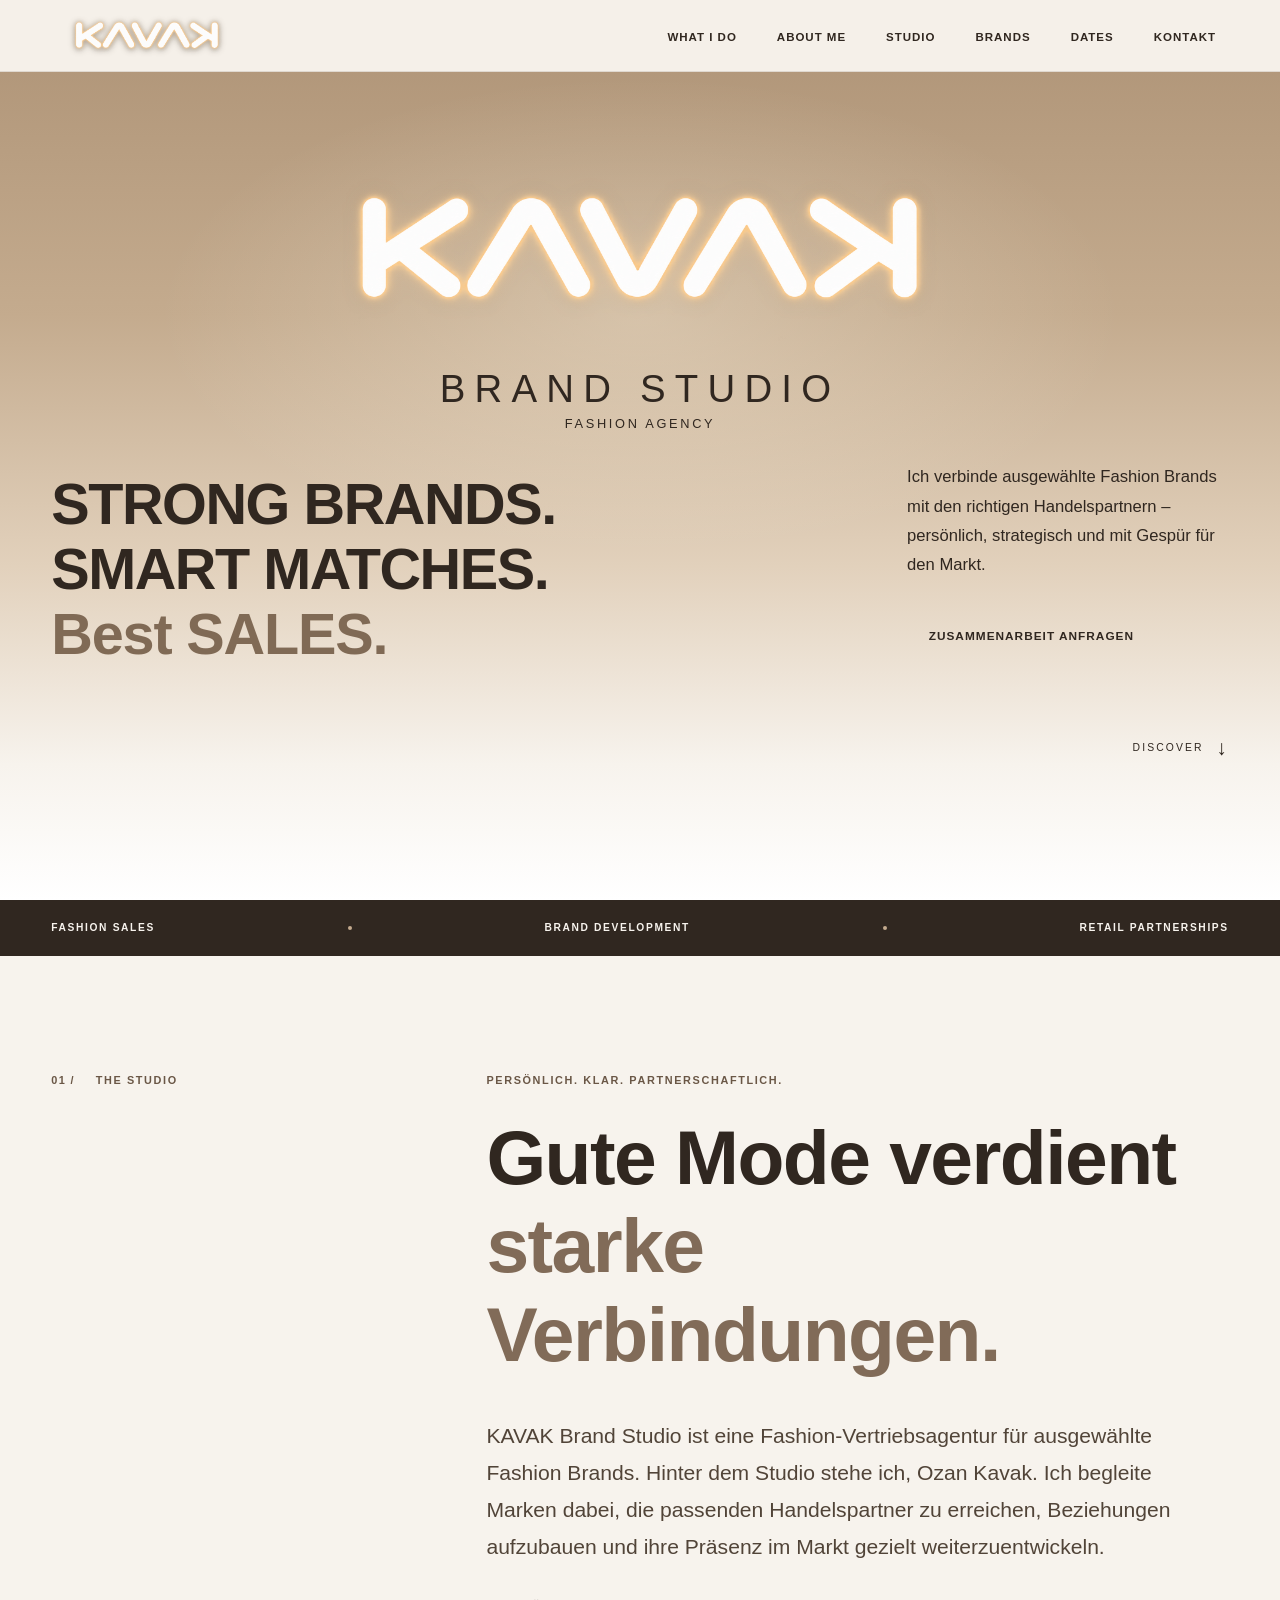
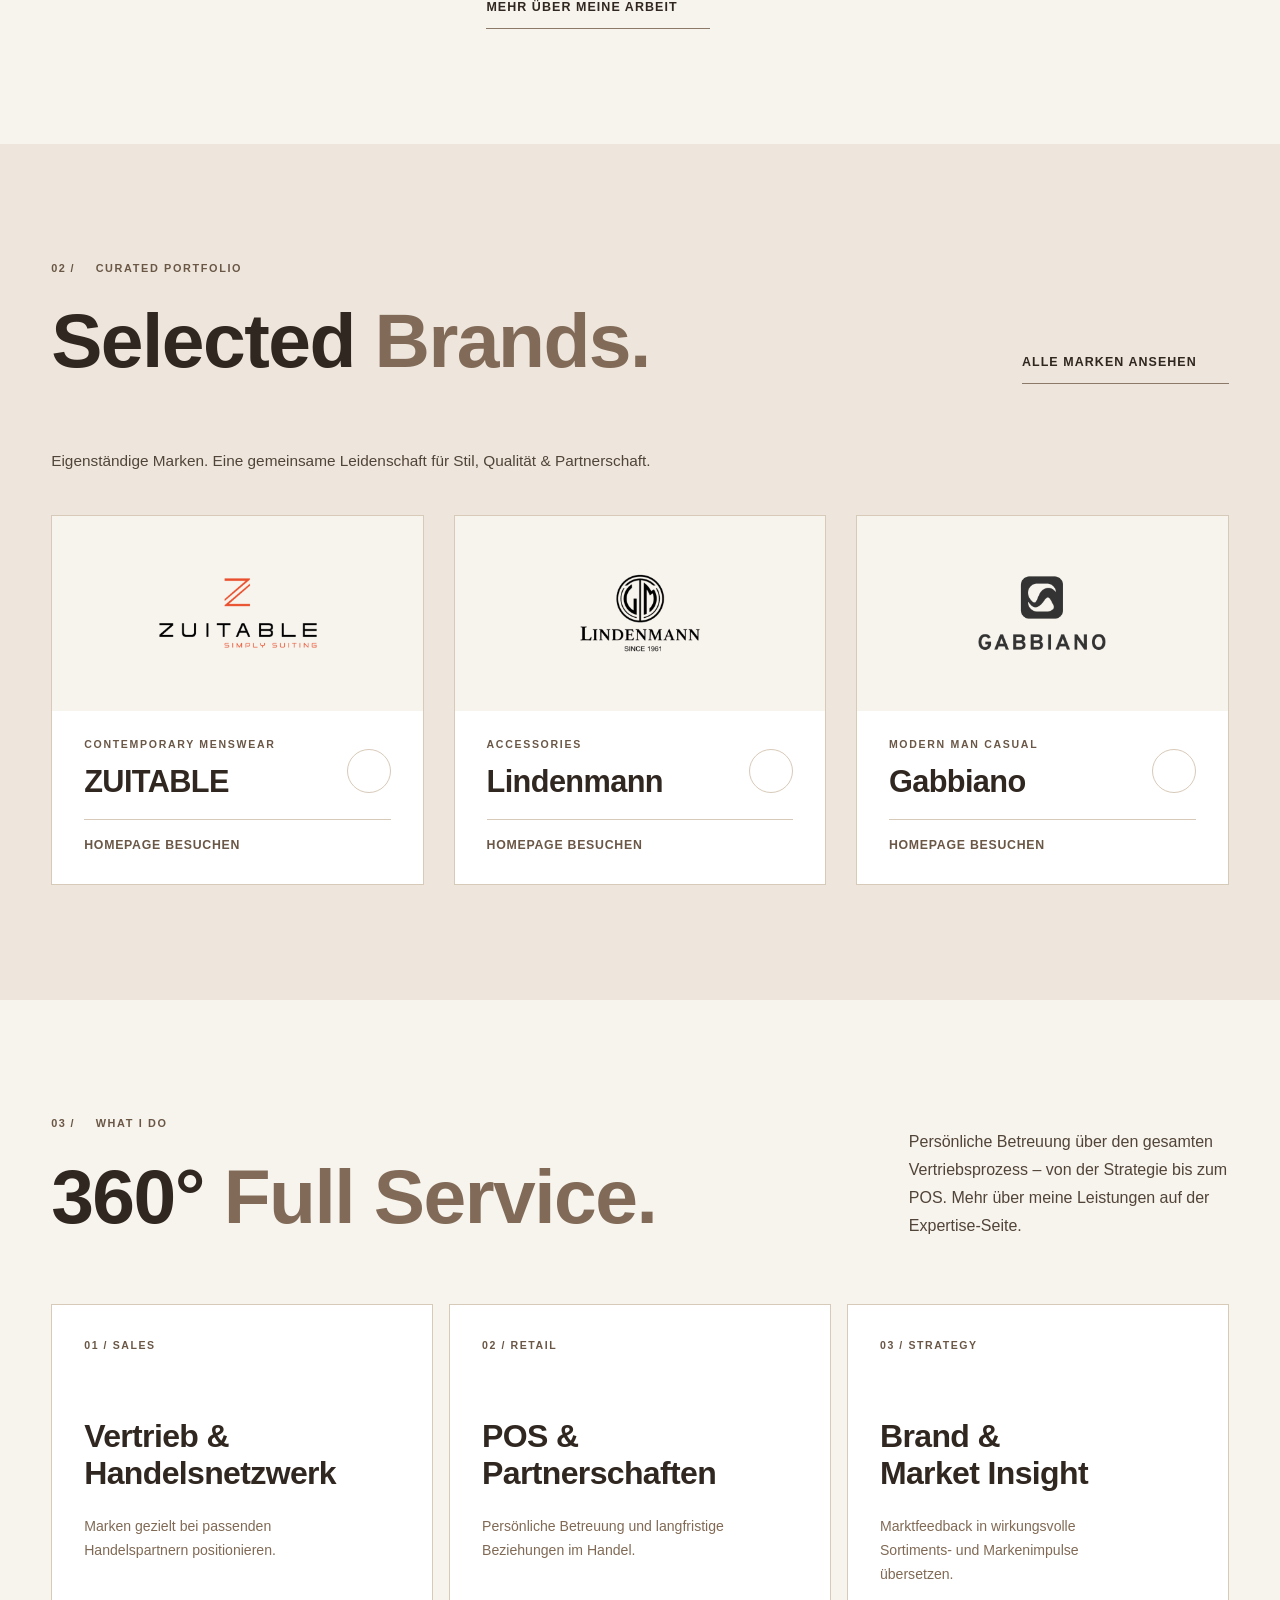
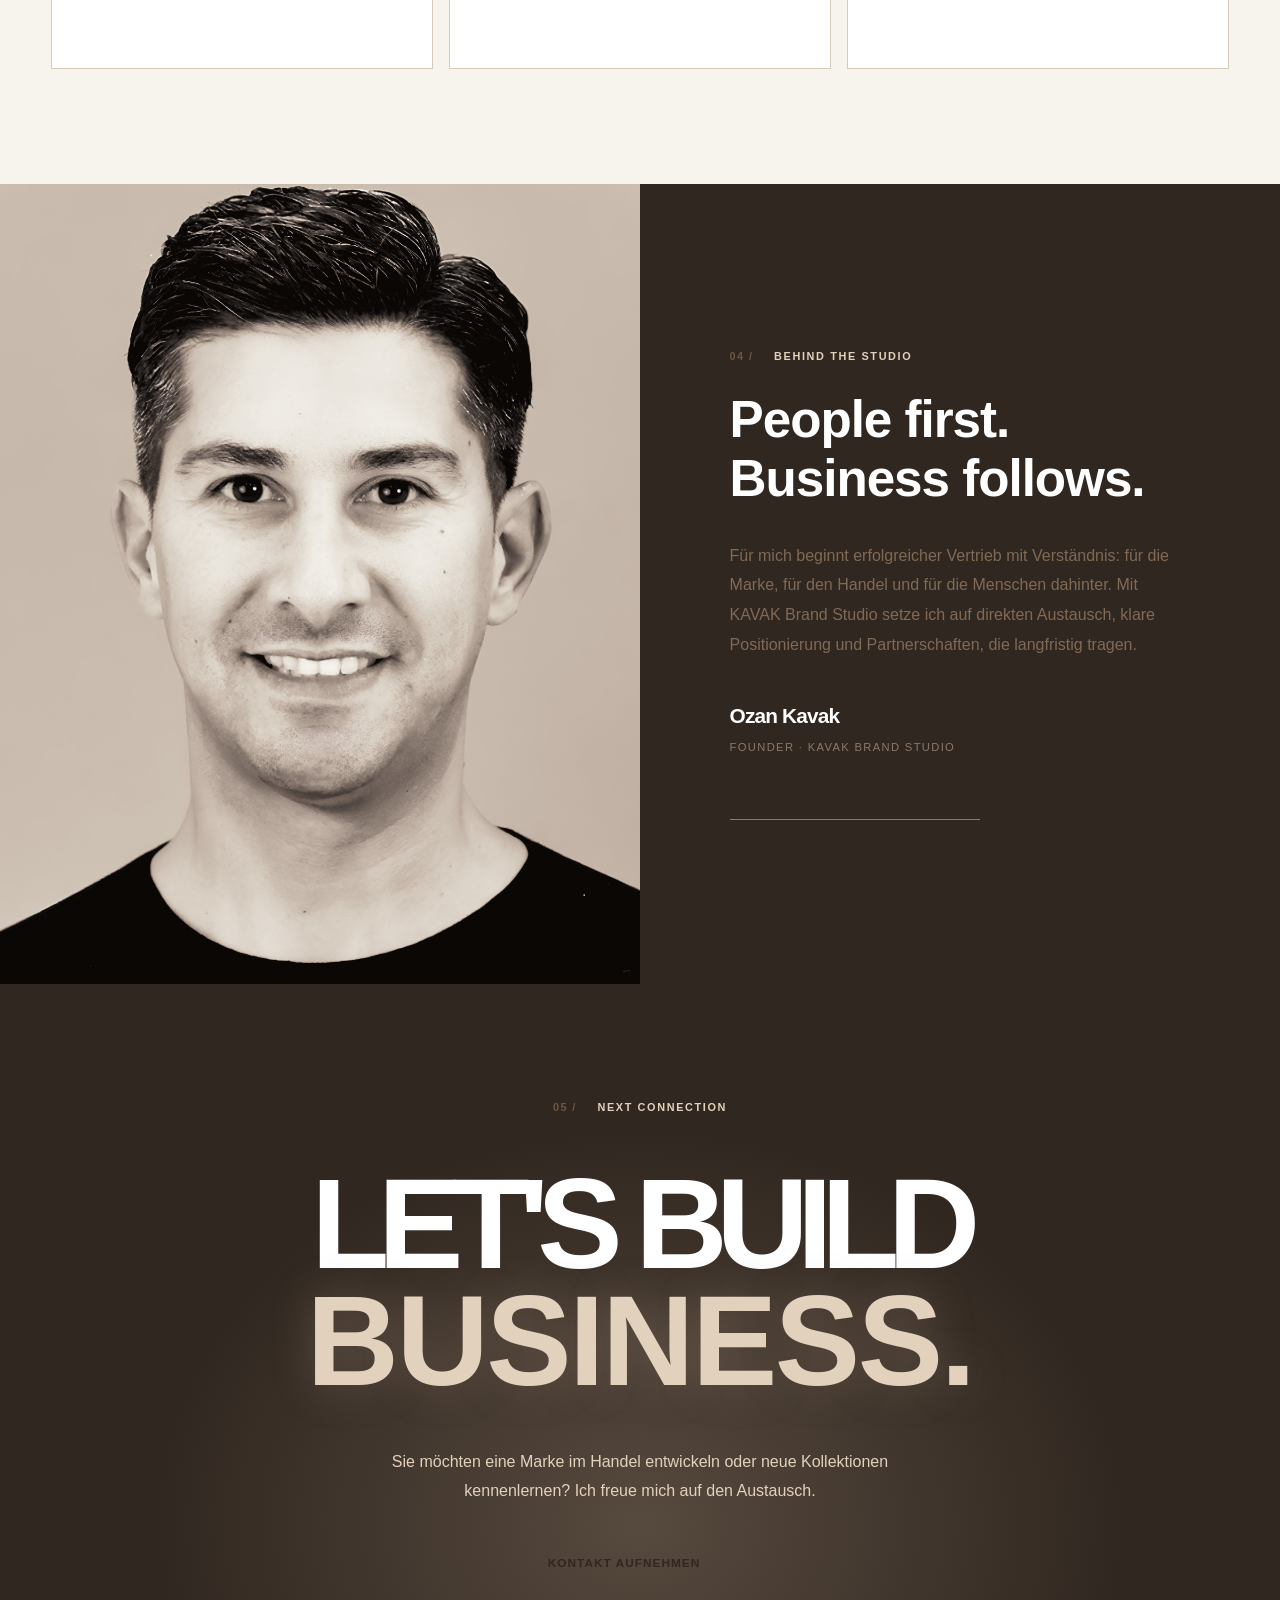
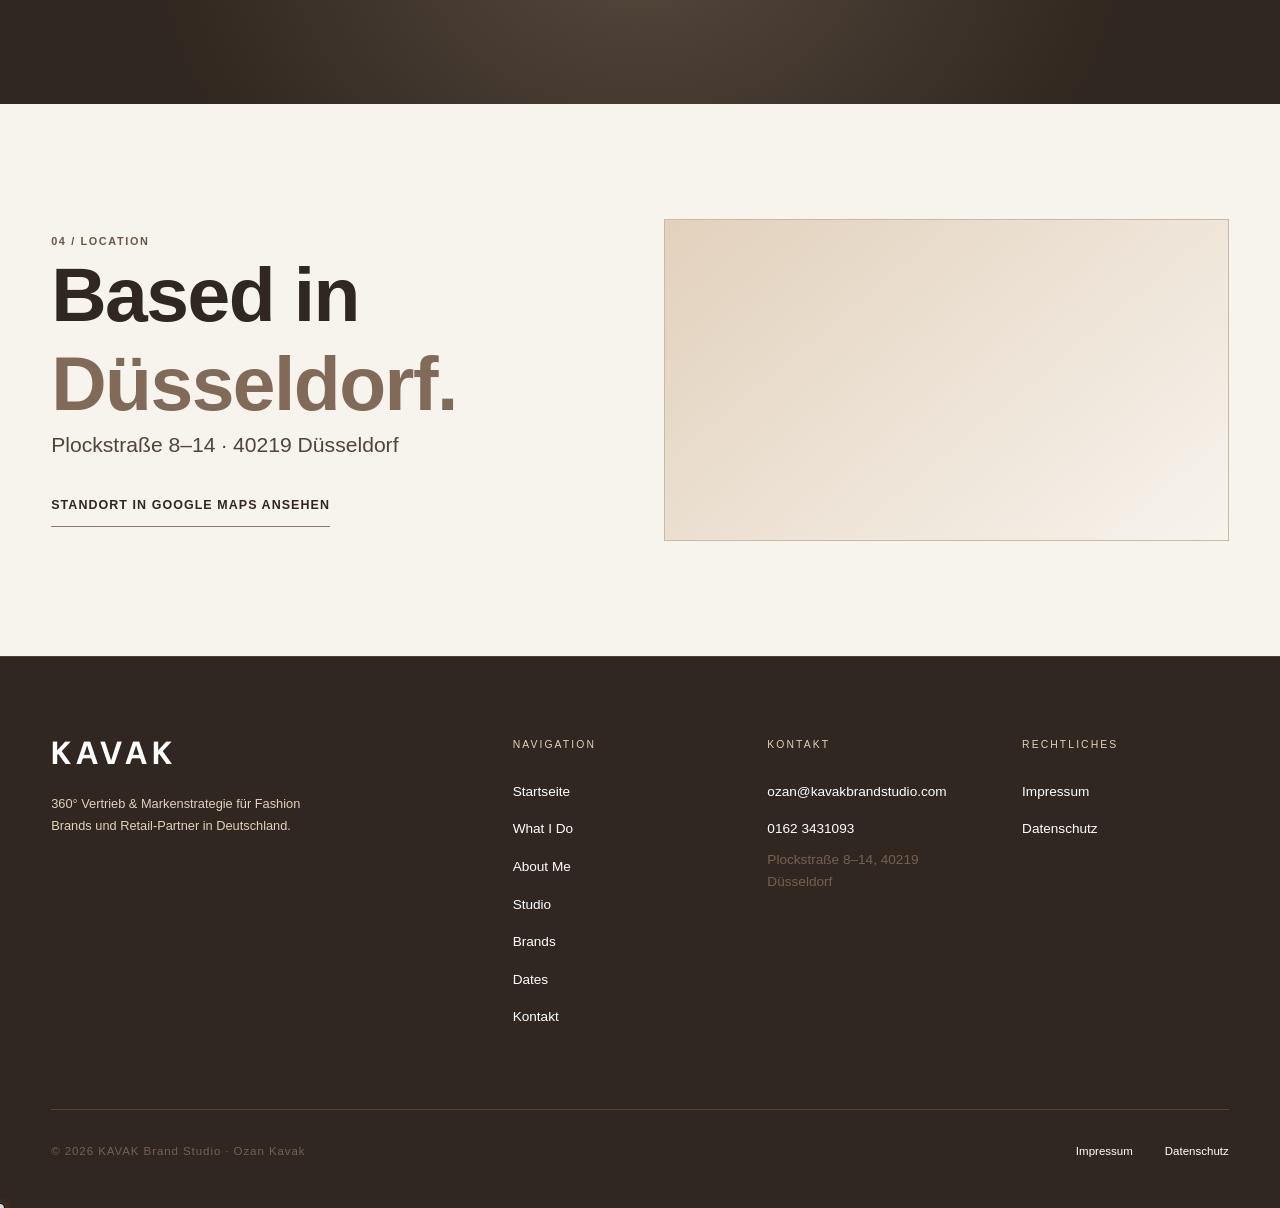
<file: index.html>
<!doctype html>
<html lang="de">
<head>
<meta charset="utf-8"><meta name="viewport" content="width=device-width, initial-scale=1">
<meta name="description" content="KAVAK Brand Studio – Fashion Sales Agency. Ich verbinde ausgewählte Modemarken mit dem passenden Handel.">
<meta name="theme-color" content="#C4AB8E">
<title>KAVAK Brand Studio | Fashion Sales Agency Düsseldorf</title>
<link rel="stylesheet" href="style.css">
<link rel="icon" type="image/svg+xml" href="favicon.svg">
</head>
<body class="home-editorial">
<div id="nav-placeholder"></div>
<main id="main-content">
<section class="editorial-hero" aria-labelledby="hero-title">
 <div class="editorial-hero__light" aria-hidden="true"></div>
 <div class="container editorial-hero__content">
  <div class="editorial-hero__brand reveal"><img src="assets/images/kavak-logo.png" alt="KAVAK" class="editorial-hero__logo"><div class="editorial-hero__identity"><strong>BRAND STUDIO</strong><span>Fashion Agency</span></div></div>
  <div class="editorial-hero__bottom">
   <h2 id="hero-title" class="reveal">STRONG BRANDS.<br>SMART MATCHES.<br><em>Best SALES.</em></h2>
   <div class="editorial-hero__aside reveal"><p>Ich verbinde ausgewählte Fashion Brands mit den richtigen Handelspartnern – persönlich, strategisch und mit Gespür für den Markt.</p><a class="editorial-action editorial-action--light" href="kontakt.html">Zusammenarbeit anfragen <span aria-hidden="true"></span></a></div>
  </div>
  <a href="#studio" class="editorial-scroll" aria-label="Zum Studio scrollen">Discover <span aria-hidden="true">↓</span></a>
 </div>
</section>
<div class="editorial-strip" aria-label="Leistungsbereiche"><div class="container editorial-strip__inner"><span>Fashion Sales</span><i></i><span>Brand Development</span><i></i><span>Retail Partnerships</span></div></div>
<section id="studio" class="editorial-section editorial-intro">
 <div class="container editorial-two-col"><div class="editorial-label reveal"><span class="editorial-index">01 /</span> The Studio</div><div><p class="editorial-kicker reveal">Persönlich. Klar. Partnerschaftlich.</p><h2 class="editorial-title reveal">Gute Mode verdient<br><em>starke Verbindungen.</em></h2><p class="editorial-body reveal">KAVAK Brand Studio ist eine Fashion-Vertriebsagentur für ausgewählte Fashion Brands. Hinter dem Studio stehe ich, Ozan Kavak. Ich begleite Marken dabei, die passenden Handelspartner zu erreichen, Beziehungen aufzubauen und ihre Präsenz im Markt gezielt weiterzuentwickeln.</p><a href="service.html" class="editorial-text-link reveal">Mehr über meine Arbeit <span aria-hidden="true"></span></a></div></div>
</section>
<section class="editorial-section editorial-brands curated-showcase" id="brands">
 <div class="container">
  <div class="editorial-section-head reveal"><div><p class="editorial-kicker"><span class="editorial-index">02 /</span> Curated Portfolio</p><h2 class="editorial-title">Selected <em>Brands.</em></h2></div><a href="brands.html" class="editorial-text-link">Alle Marken ansehen <span aria-hidden="true"></span></a></div>
  <p class="curated-showcase__intro reveal">Eigenständige Marken. Eine gemeinsame Leidenschaft für Stil, Qualität &amp; Partnerschaft.</p>
  <div class="curated-showcase__grid">
   <a class="curated-showcase__card reveal" href="https://www.zuitable.com" target="_blank" rel="noopener noreferrer" aria-label="ZUITABLE Website in neuem Tab öffnen">
    <div class="curated-showcase__art"><img src="assets/images/zuitable-logo.png" alt="ZUITABLE – Simply Suiting" loading="lazy" decoding="async"></div>
    <div class="curated-showcase__details"><div><p class="curated-showcase__eyebrow">CONTEMPORARY MENSWEAR</p><h3>ZUITABLE</h3></div><span class="curated-showcase__arrow" aria-hidden="true"></span></div>
    <span class="curated-showcase__visit">Homepage besuchen <span aria-hidden="true"></span></span>
   </a>
   <a class="curated-showcase__card reveal" href="https://www.lindenmann.com/" target="_blank" rel="noopener noreferrer" aria-label="Lindenmann Website in neuem Tab öffnen">
    <div class="curated-showcase__art"><img src="assets/images/lindenmann-logo.png" alt="Lindenmann – Since 1961" loading="lazy" decoding="async"></div>
    <div class="curated-showcase__details"><div><p class="curated-showcase__eyebrow">ACCESSORIES</p><h3>Lindenmann</h3></div><span class="curated-showcase__arrow" aria-hidden="true"></span></div>
    <span class="curated-showcase__visit">Homepage besuchen <span aria-hidden="true"></span></span>
   </a>
   <a class="curated-showcase__card reveal" href="https://www.gabbianodenim.com/" target="_blank" rel="noopener noreferrer" aria-label="Gabbiano Website in neuem Tab öffnen"><div class="curated-showcase__art"><img src="assets/images/gabbiano-logo.png" alt="Gabbiano Logo" loading="lazy" decoding="async"></div><div class="curated-showcase__details"><div><p class="curated-showcase__eyebrow">MODERN MAN CASUAL</p><h3>Gabbiano</h3></div><span class="curated-showcase__arrow" aria-hidden="true"></span></div><span class="curated-showcase__visit">Homepage besuchen </span></a>
  </div>
 </div>
</section>
<section class="editorial-section editorial-expertise" id="expertise">
 <div class="container"><div class="editorial-section-head reveal"><div><p class="editorial-kicker"><span class="editorial-index">03 /</span> What I Do</p><h2 class="editorial-title">360° <em>Full Service.</em></h2></div><p class="editorial-head-description">Persönliche Betreuung über den gesamten Vertriebsprozess – von der Strategie bis zum POS. Mehr über meine Leistungen auf der Expertise-Seite.</p></div>
 <div class="editorial-service-grid">
  <a class="editorial-service-card reveal" href="service.html"><span>01 / SALES</span><h3>Vertrieb &amp;<br>Handelsnetzwerk</h3><p>Marken gezielt bei passenden Handelspartnern positionieren.</p><b aria-hidden="true"></b></a>
  <a class="editorial-service-card reveal" href="service.html"><span>02 / RETAIL</span><h3>POS &amp;<br>Partnerschaften</h3><p>Persönliche Betreuung und langfristige Beziehungen im Handel.</p><b aria-hidden="true"></b></a>
  <a class="editorial-service-card reveal" href="service.html"><span>03 / STRATEGY</span><h3>Brand &amp;<br>Market Insight</h3><p>Marktfeedback in wirkungsvolle Sortiments- und Markenimpulse übersetzen.</p><b aria-hidden="true"></b></a>
 </div></div>
</section>
<section class="editorial-founder" id="founder"><div class="editorial-founder__visual"><img class="founder-photo" src="assets/images/ozan-kavak.png" alt="Ozan Kavak, Gründer von KAVAK Brand Studio" loading="lazy" decoding="async"></div><div class="editorial-founder__copy"><div class="editorial-founder__copy-inner"><p class="editorial-kicker"><span class="editorial-index">04 /</span> Behind the Studio</p><h2 class="editorial-title">People first.<br><em>Business follows.</em></h2><p>Für mich beginnt erfolgreicher Vertrieb mit Verständnis: für die Marke, für den Handel und für die Menschen dahinter. Mit KAVAK Brand Studio setze ich auf direkten Austausch, klare Positionierung und Partnerschaften, die langfristig tragen.</p><div class="editorial-signature">Ozan Kavak <span>Founder · KAVAK Brand Studio</span></div><a href="kontakt.html" class="editorial-text-link">Direkt Kontakt aufnehmen <span aria-hidden="true"></span></a></div></div></section>
<section class="editorial-section editorial-contact" id="contact"><div class="container editorial-contact__inner"><p class="editorial-kicker"><span class="editorial-index">05 /</span> Next Connection</p><h2 class="reveal">LET'S BUILD<br><em>BUSINESS.</em></h2><p class="reveal">Sie möchten eine Marke im Handel entwickeln oder neue Kollektionen kennenlernen? Ich freue mich auf den Austausch.</p><a href="kontakt.html" class="editorial-action editorial-action--light reveal">Kontakt aufnehmen <span aria-hidden="true"></span></a></div></section>
<section class="editorial-section location-section" id="location"><div class="container location-inner"><div><p class="editorial-kicker">04 / LOCATION</p><h2 class="editorial-title">Based in <em>Düsseldorf.</em></h2><p class="editorial-body">Plockstraße 8–14 · 40219 Düsseldorf</p><a class="editorial-text-link" href="https://www.google.com/maps/search/?api=1&query=Plockstra%C3%9Fe+8-14%2C+40219+D%C3%BCsseldorf" target="_blank" rel="noopener noreferrer">Standort in Google Maps ansehen </a></div><div class="location-map location-map--loaded" id="location-map"><iframe title="Google Maps – Plockstraße 8–14, 40219 Düsseldorf" src="https://www.google.com/maps?q=Plockstra%C3%9Fe%208-14%2C%2040219%20D%C3%BCsseldorf&amp;output=embed" loading="lazy" referrerpolicy="no-referrer-when-downgrade" allowfullscreen></iframe></div></div></section></main>
<div id="footer-placeholder"></div>
<script src="partials.js"></script><script src="main.js"></script>
</body></html>
</file>
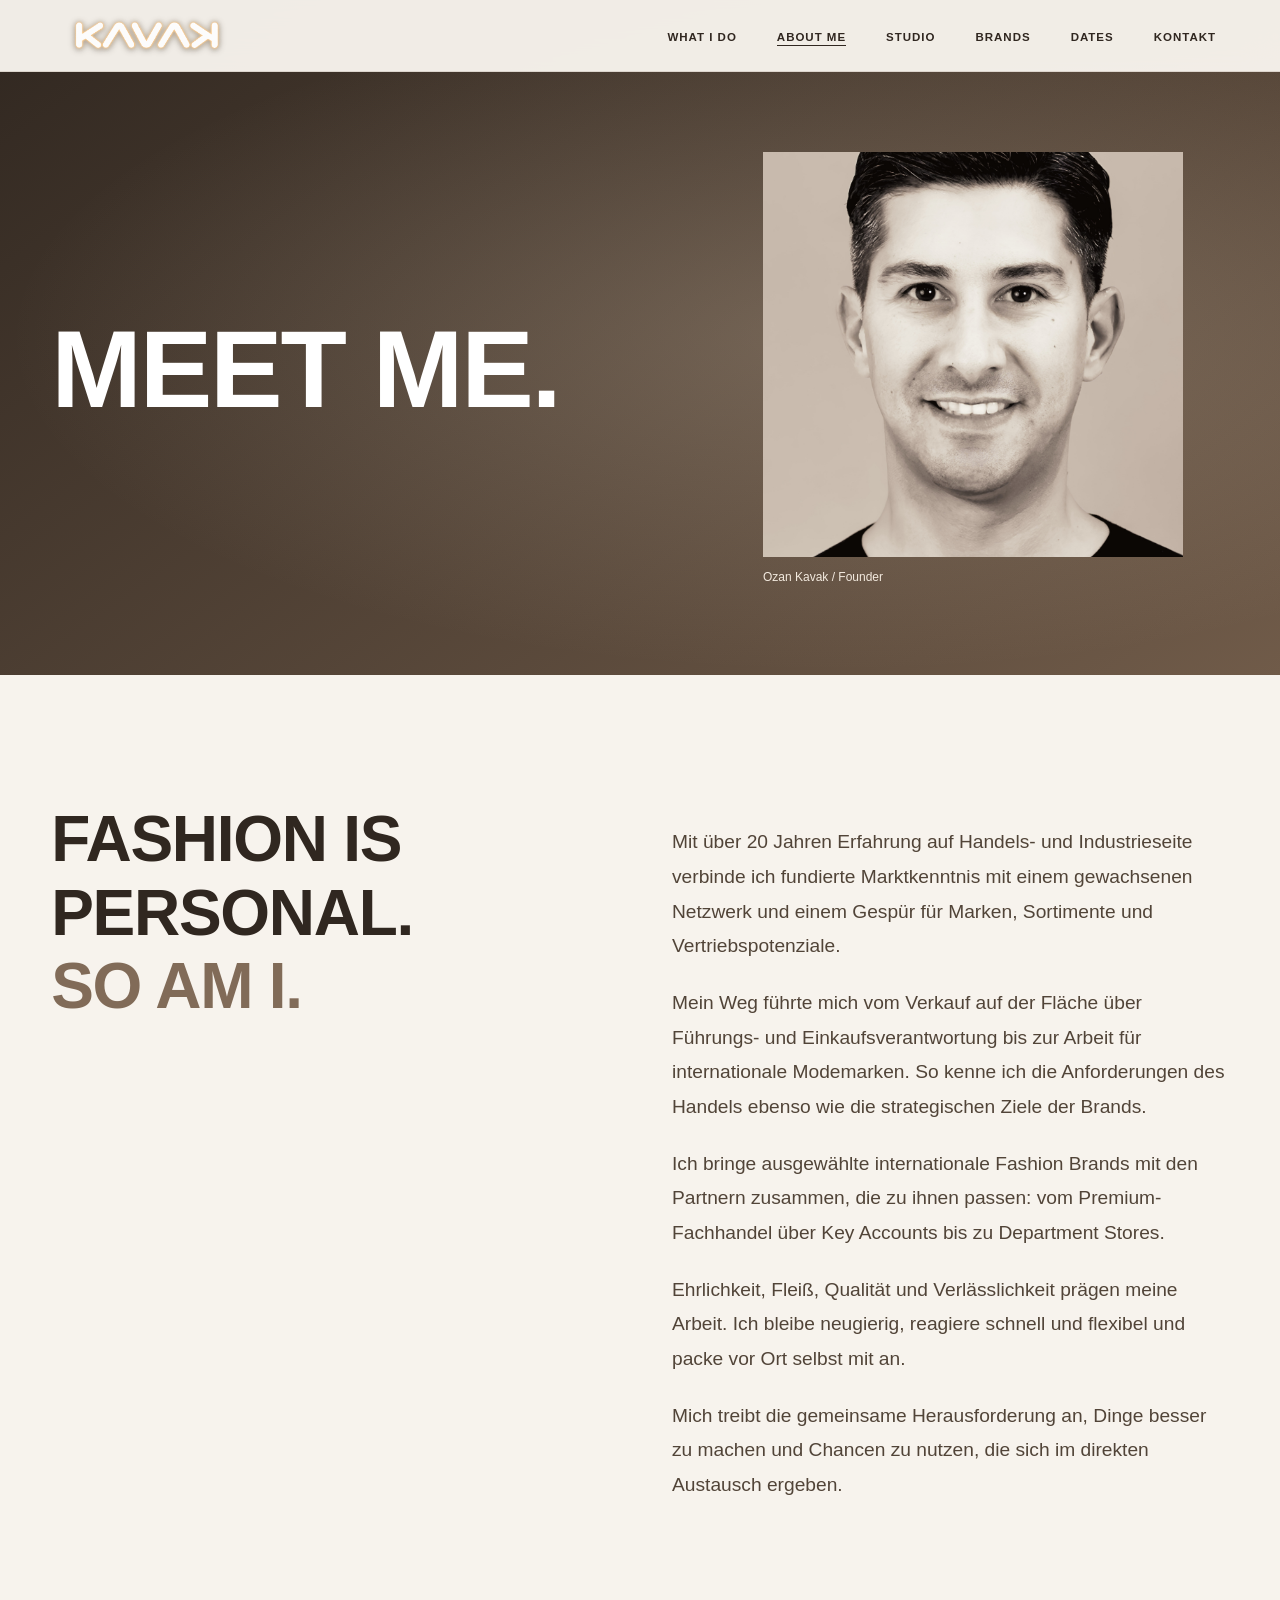
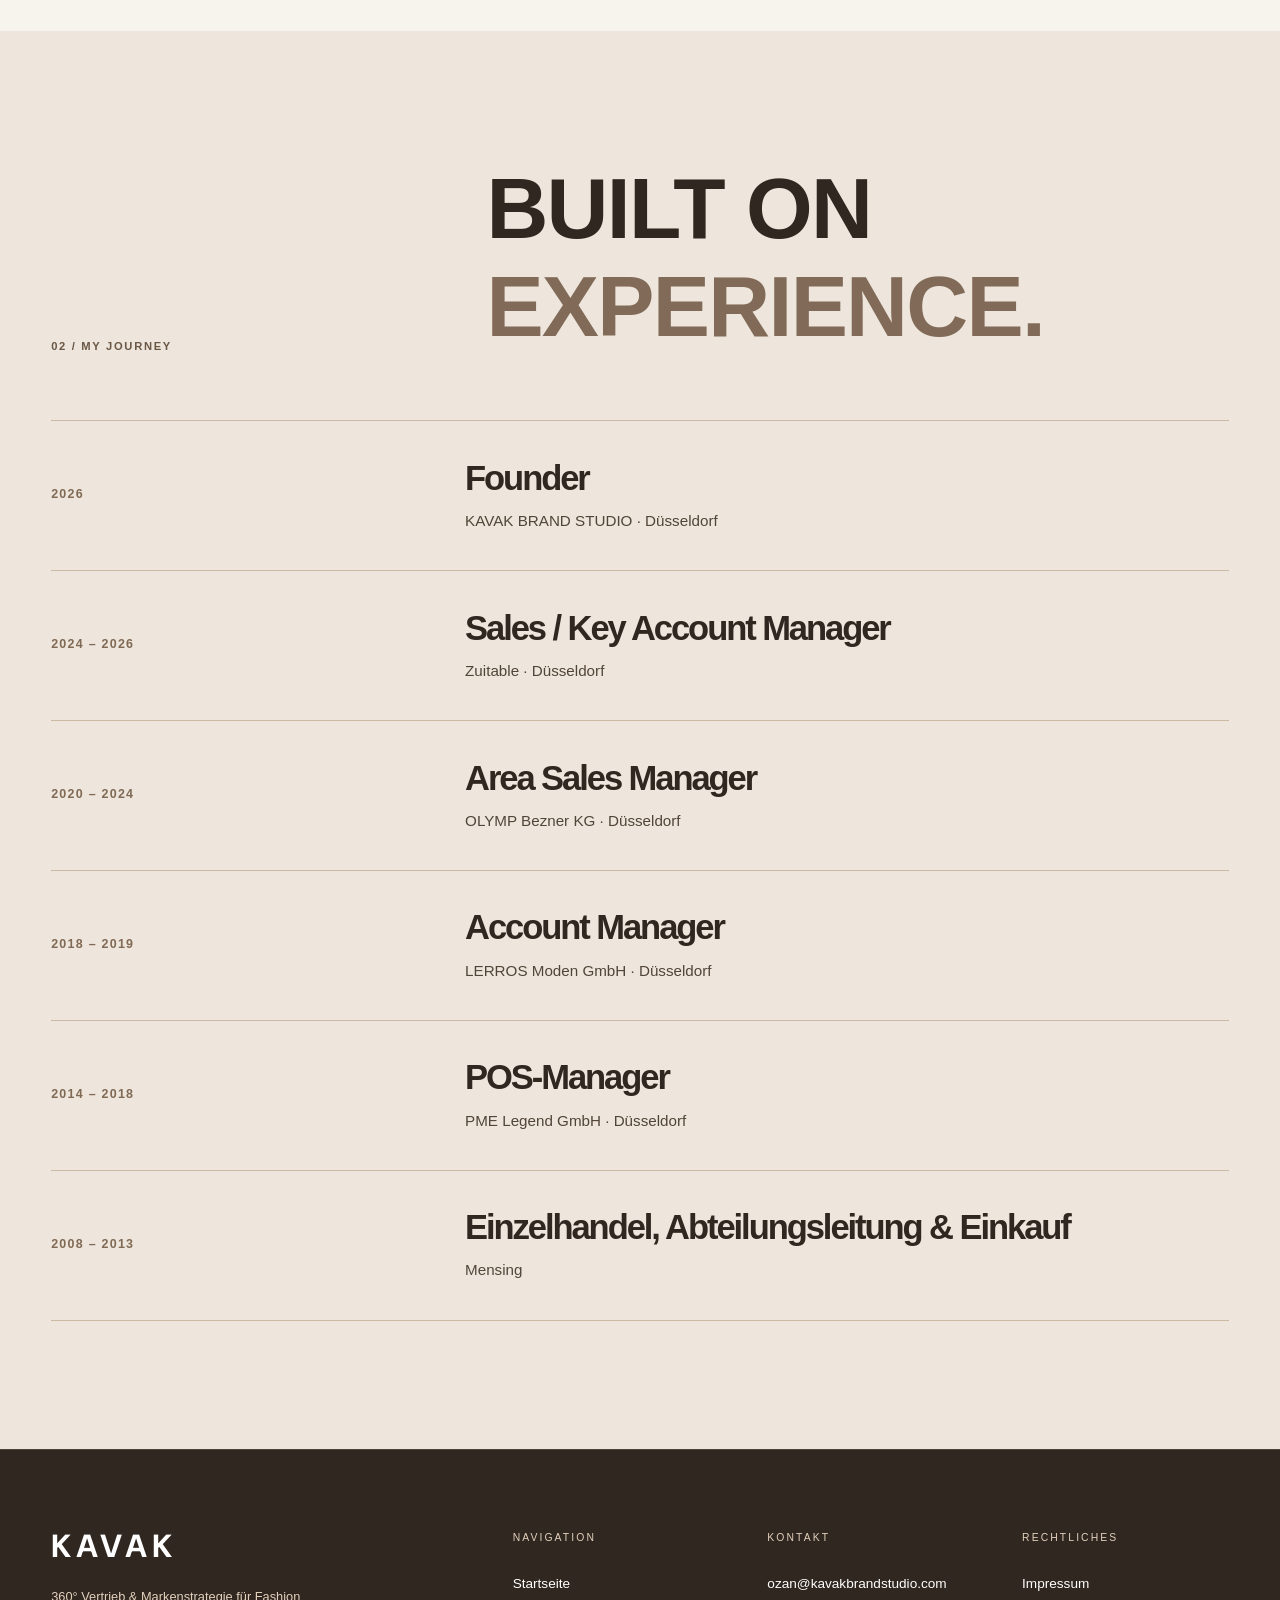
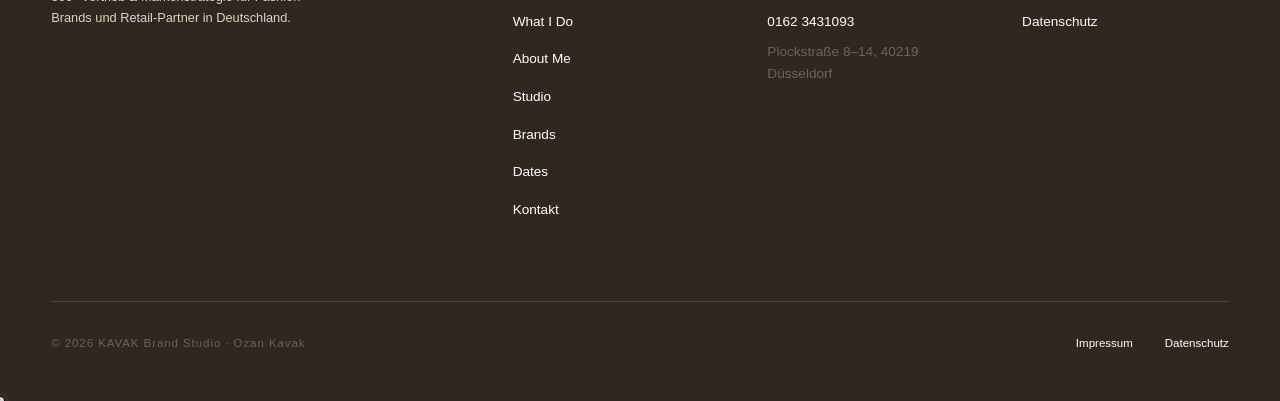
<file: about.html>
<!doctype html><html lang="de"><head><meta charset="utf-8"><meta name="viewport" content="width=device-width, initial-scale=1"><meta name="theme-color" content="#C4AB8E"><meta name="description" content="Ozan Kavak, Founder von KAVAK Brand Studio. Über 20 Jahre Erfahrung in Modehandel und Vertrieb."><title>About Me | KAVAK Brand Studio</title><link rel="stylesheet" href="style.css"><link rel="icon" type="image/svg+xml" href="favicon.svg">
</head>
<body class="studio-page about-page">
  <div id="nav-placeholder"></div>
  <main id="main-content">
    <section class="studio-hero about-hero">
      <div class="container studio-hero__grid">
        <h1>MEET ME.</h1>
        <figure>
          <div class="studio-portrait"><img class="founder-photo" src="assets/images/ozan-kavak.png" alt="Porträt von Ozan Kavak" fetchpriority="high" decoding="async"></div>
          <figcaption>Ozan Kavak / Founder</figcaption>
        </figure>
      </div>
    </section>
    <section class="studio-section studio-about" id="about">
      <div class="container studio-split">
        <h2>FASHION IS PERSONAL.<br><em>SO AM I.</em></h2>
        <div>
          <p>Mit über 20 Jahren Erfahrung auf Handels- und Industrieseite verbinde ich fundierte Marktkenntnis mit einem gewachsenen Netzwerk und einem Gespür für Marken, Sortimente und Vertriebspotenziale.</p>
          <p>Mein Weg führte mich vom Verkauf auf der Fläche über Führungs- und Einkaufsverantwortung bis zur Arbeit für internationale Modemarken. So kenne ich die Anforderungen des Handels ebenso wie die strategischen Ziele der Brands.</p>
          <p>Ich bringe ausgewählte internationale Fashion Brands mit den Partnern zusammen, die zu ihnen passen: vom Premium-Fachhandel über Key Accounts bis zu Department Stores.</p>
          <p>Ehrlichkeit, Fleiß, Qualität und Verlässlichkeit prägen meine Arbeit. Ich bleibe neugierig, reagiere schnell und flexibel und packe vor Ort selbst mit an.</p>
          <p>Mich treibt die gemeinsame Herausforderung an, Dinge besser zu machen und Chancen zu nutzen, die sich im direkten Austausch ergeben.</p>
        </div>
      </div>
    </section>
    <section class="studio-section studio-journey" id="journey"><div class="container"><div class="studio-section-head"><p class="studio-kicker">02 / MY JOURNEY</p><h2>BUILT ON<br><em>EXPERIENCE.</em></h2></div>
<div class="studio-timeline"><article><span>2026</span><div><h3>Founder</h3><p>KAVAK BRAND STUDIO · Düsseldorf</p></div></article>
<article><span>2024 – 2026</span><div><h3>Sales / Key Account Manager</h3><p>Zuitable · Düsseldorf</p></div></article>
<article><span>2020 – 2024</span><div><h3>Area Sales Manager</h3><p>OLYMP Bezner KG · Düsseldorf</p></div></article>
<article><span>2018 – 2019</span><div><h3>Account Manager</h3><p>LERROS Moden GmbH · Düsseldorf</p></div></article>
<article><span>2014 – 2018</span><div><h3>POS-Manager</h3><p>PME Legend GmbH · Düsseldorf</p></div></article>
<article><span>2008 – 2013</span><div><h3>Einzelhandel, Abteilungsleitung &amp; Einkauf</h3><p>Mensing</p></div></article>
</div></div></section>
  </main>
  <div id="footer-placeholder"></div>
  <script src="partials.js"></script>
  <script src="main.js"></script>
</body>
</html>
</file>
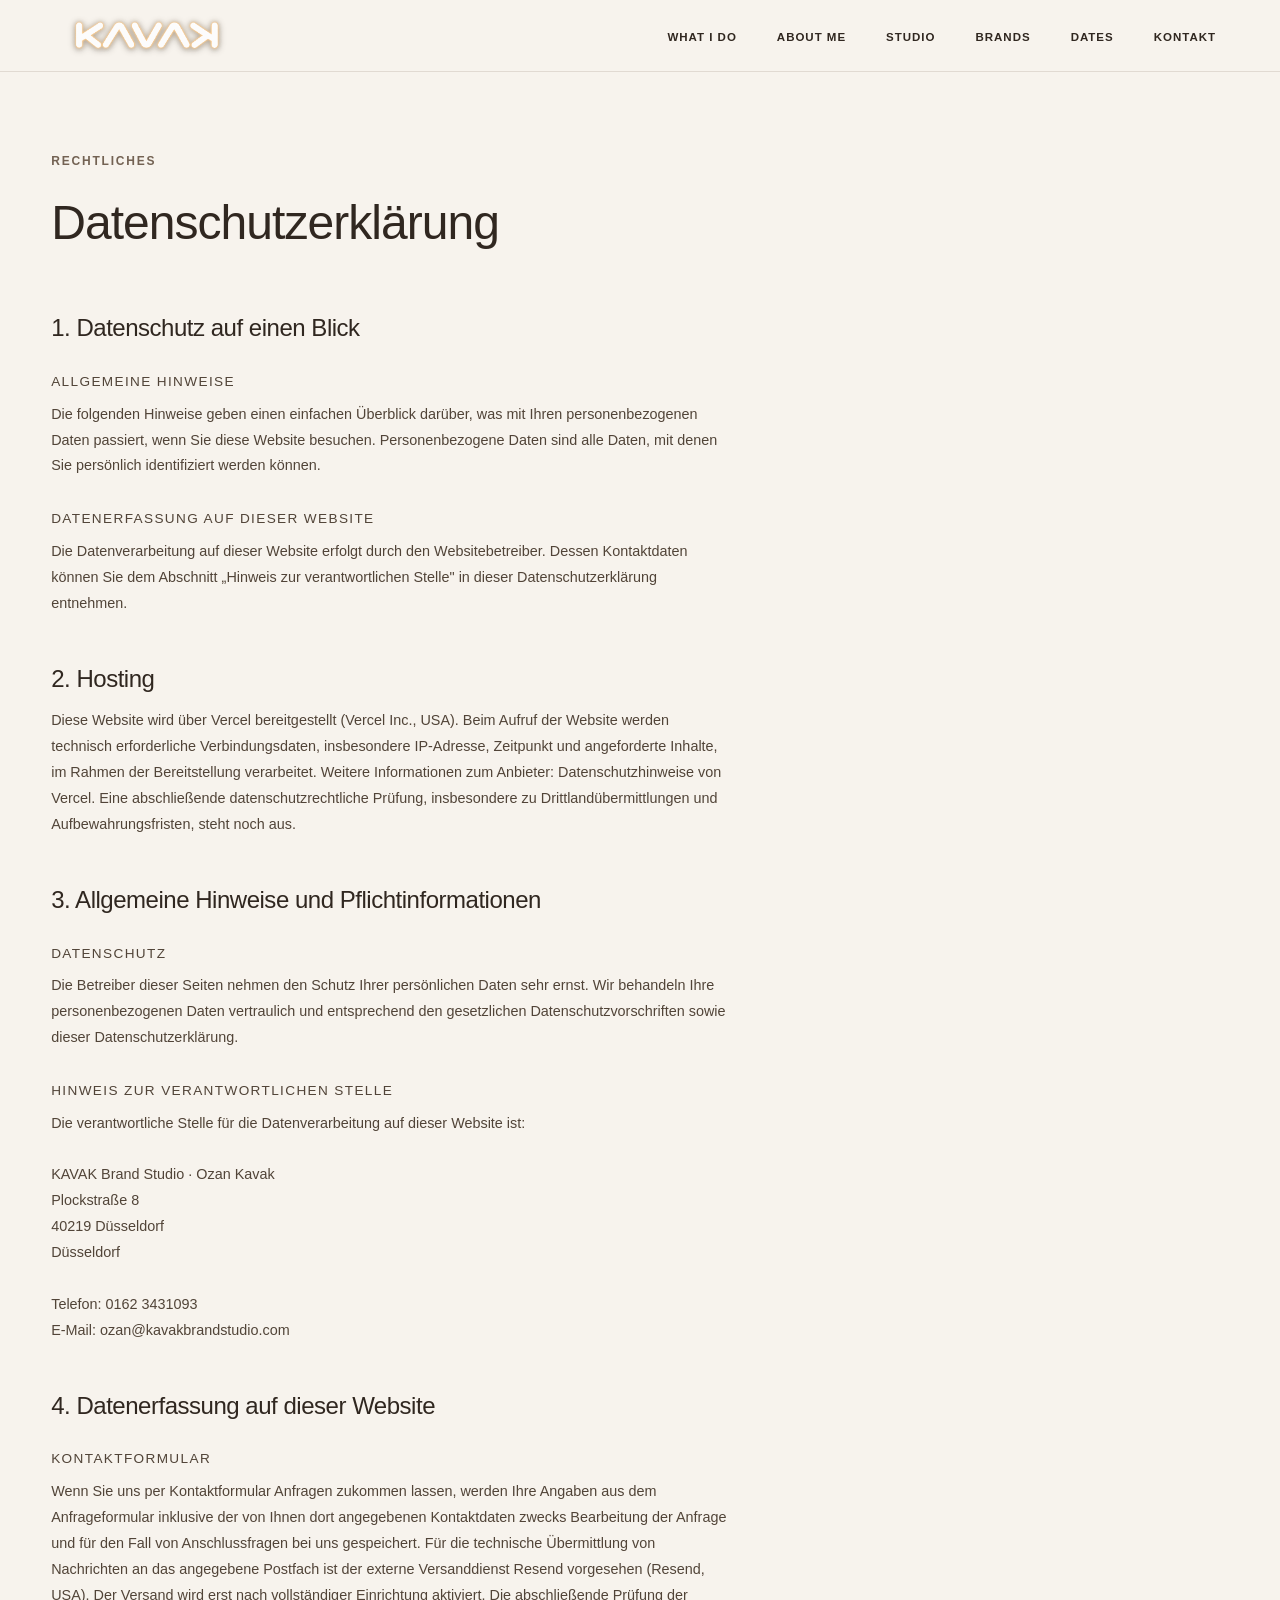
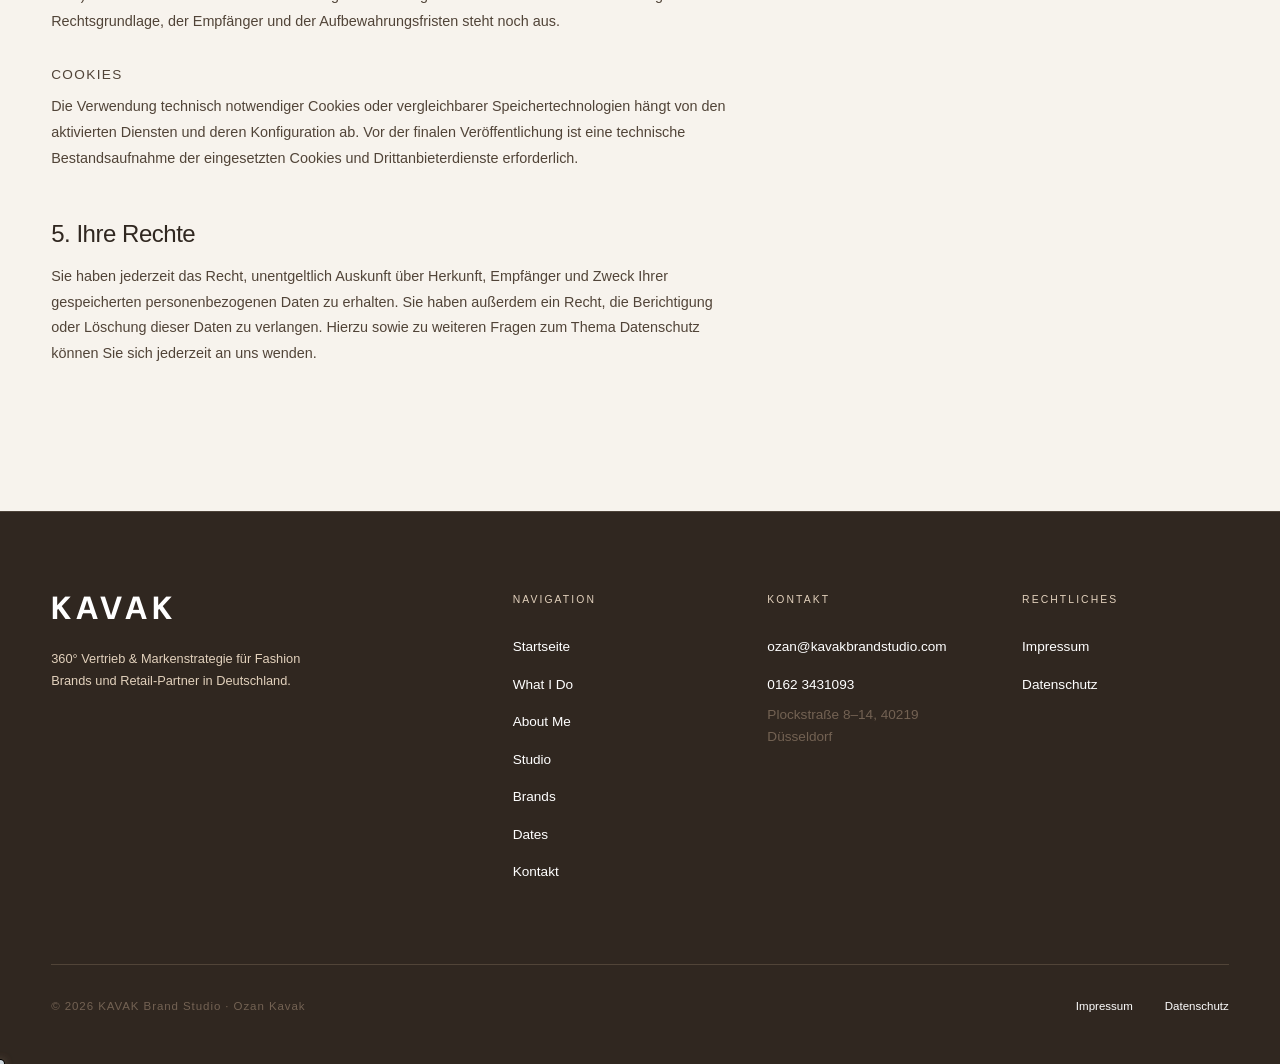
<file: datenschutz.html>
<!DOCTYPE html>
<html lang="de">
<head>
  <meta charset="UTF-8" />
  <meta name="viewport" content="width=device-width, initial-scale=1.0" />
  <meta name="robots" content="noindex" />
  <title>Datenschutz · KAVAK Brand Studio</title>
  <link rel="stylesheet" href="style.css" />
  <style>
    .legal-content h2 { font-family:var(--font-serif);font-size:1.5rem;font-weight:300;margin-top:3rem;margin-bottom:1rem; }
    .legal-content h3 { font-family:var(--font-sans);font-size:0.85rem;font-weight:500;letter-spacing:0.1em;text-transform:uppercase;margin-top:2rem;margin-bottom:0.75rem;color:var(--gray-700); }
    .legal-content p { font-size:0.9rem;color:var(--gray-700);line-height:1.8;margin-bottom:1rem; }
  </style>
<link rel="icon" type="image/svg+xml" href="favicon.svg">
</head>
<body>
  <div id="nav-placeholder"></div>

  <section style="padding-top:calc(var(--nav-height) + 5rem);padding-bottom:8rem;">
    <div class="container">
      <div style="max-width:680px;">
        <p class="t-subheadline" style="color:var(--gray-400);margin-bottom:1.5rem;">Rechtliches</p>
        <h1 style="font-family:var(--font-serif);font-size:3rem;font-weight:300;margin-bottom:4rem;">Datenschutz­erklärung</h1>
        <div class="legal-content">
          <h2>1. Datenschutz auf einen Blick</h2>
          <h3>Allgemeine Hinweise</h3>
          <p>Die folgenden Hinweise geben einen einfachen Überblick darüber, was mit Ihren personenbezogenen Daten passiert, wenn Sie diese Website besuchen. Personenbezogene Daten sind alle Daten, mit denen Sie persönlich identifiziert werden können.</p>
          <h3>Datenerfassung auf dieser Website</h3>
          <p>Die Datenverarbeitung auf dieser Website erfolgt durch den Websitebetreiber. Dessen Kontaktdaten können Sie dem Abschnitt „Hinweis zur verantwortlichen Stelle" in dieser Datenschutzerklärung entnehmen.</p>
          <h2>2. Hosting</h2>
          <p>Diese Website wird über Vercel bereitgestellt (Vercel Inc., USA). Beim Aufruf der Website werden technisch erforderliche Verbindungsdaten, insbesondere IP-Adresse, Zeitpunkt und angeforderte Inhalte, im Rahmen der Bereitstellung verarbeitet. Weitere Informationen zum Anbieter: <a href="https://vercel.com/legal/privacy-policy" target="_blank" rel="noopener noreferrer">Datenschutzhinweise von Vercel</a>. Eine abschließende datenschutzrechtliche Prüfung, insbesondere zu Drittlandübermittlungen und Aufbewahrungsfristen, steht noch aus.</p>
          <h2>3. Allgemeine Hinweise und Pflichtinformationen</h2>
          <h3>Datenschutz</h3>
          <p>Die Betreiber dieser Seiten nehmen den Schutz Ihrer persönlichen Daten sehr ernst. Wir behandeln Ihre personenbezogenen Daten vertraulich und entsprechend den gesetzlichen Datenschutzvorschriften sowie dieser Datenschutzerklärung.</p>
          <h3>Hinweis zur verantwortlichen Stelle</h3>
          <p>Die verantwortliche Stelle für die Datenverarbeitung auf dieser Website ist:<br><br>
          KAVAK Brand Studio · Ozan Kavak<br>
          Plockstraße 8<br>40219 Düsseldorf<br>
          Düsseldorf<br><br>
          Telefon: 0162 3431093<br>
          E-Mail: ozan@kavakbrandstudio.com</p>
          <h2>4. Datenerfassung auf dieser Website</h2>
          <h3>Kontaktformular</h3>
          <p>Wenn Sie uns per Kontaktformular Anfragen zukommen lassen, werden Ihre Angaben aus dem Anfrageformular inklusive der von Ihnen dort angegebenen Kontaktdaten zwecks Bearbeitung der Anfrage und für den Fall von Anschlussfragen bei uns gespeichert. Für die technische Übermittlung von Nachrichten an das angegebene Postfach ist der externe Versanddienst Resend vorgesehen (Resend, USA). Der Versand wird erst nach vollständiger Einrichtung aktiviert. Die abschließende Prüfung der Rechtsgrundlage, der Empfänger und der Aufbewahrungsfristen steht noch aus.</p>
          <h3>Cookies</h3>
          <p>Die Verwendung technisch notwendiger Cookies oder vergleichbarer Speichertechnologien hängt von den aktivierten Diensten und deren Konfiguration ab. Vor der finalen Veröffentlichung ist eine technische Bestandsaufnahme der eingesetzten Cookies und Drittanbieterdienste erforderlich.</p>
          <h2>5. Ihre Rechte</h2>
          <p>Sie haben jederzeit das Recht, unentgeltlich Auskunft über Herkunft, Empfänger und Zweck Ihrer gespeicherten personenbezogenen Daten zu erhalten. Sie haben außerdem ein Recht, die Berichtigung oder Löschung dieser Daten zu verlangen. Hierzu sowie zu weiteren Fragen zum Thema Datenschutz können Sie sich jederzeit an uns wenden.</p>
        </div>
      </div>
    </div>
  </section>

  <div id="footer-placeholder"></div>
  <script src="partials.js"></script>
  <script src="main.js"></script>
</body>
</html>
</file>
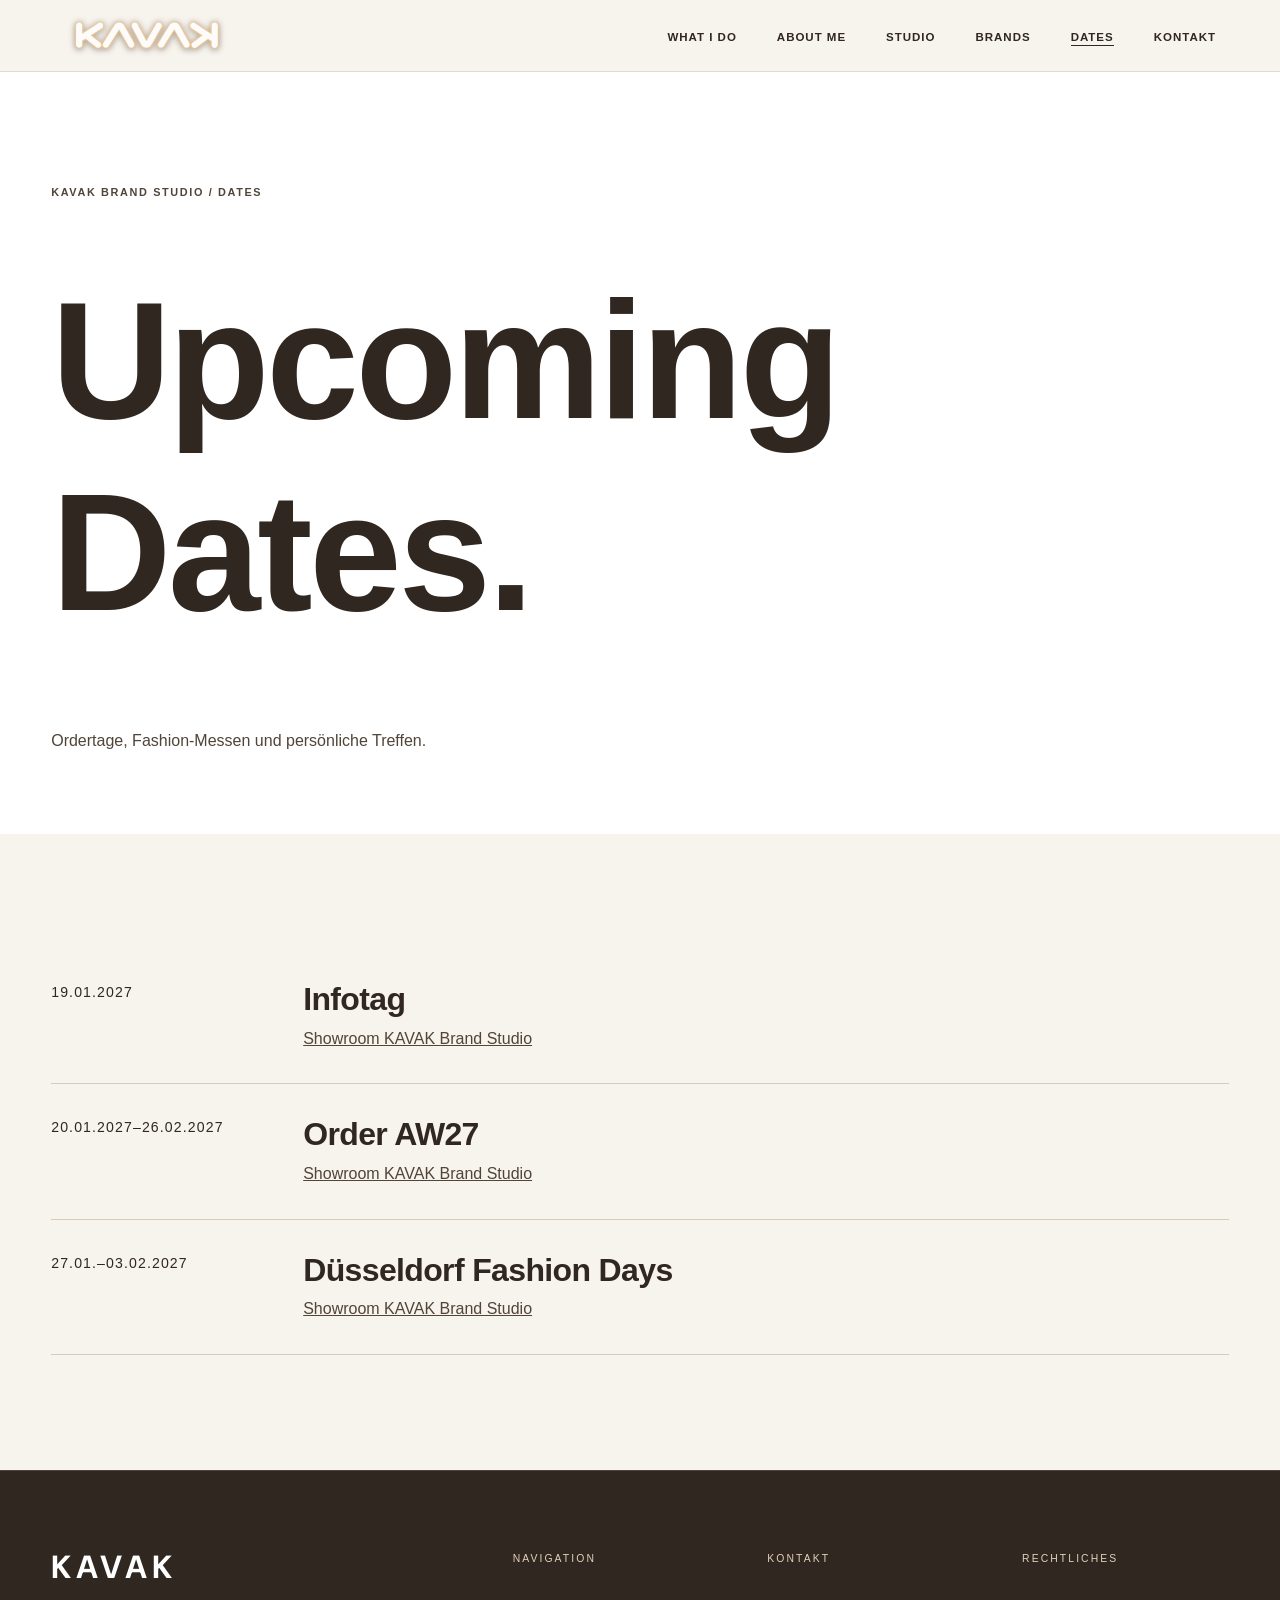
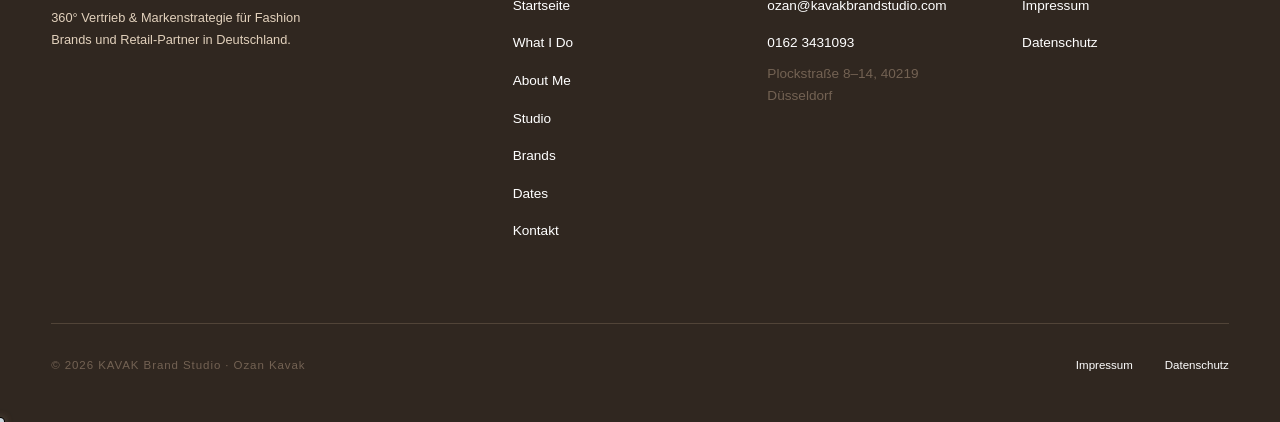
<file: dates.html>
<!doctype html><html lang="de"><head><meta charset="utf-8"><meta name="viewport" content="width=device-width,initial-scale=1"><meta name="description" content="Aktuelle Ordertage, Showroomtermine und Fashion-Messen von KAVAK Brand Studio."><title>Dates | KAVAK Brand Studio</title><link rel="stylesheet" href="style.css"><link rel="icon" type="image/svg+xml" href="favicon.svg">
</head><body class="dates-page"><div id="nav-placeholder"></div><main><section class="brands-hero"><div class="container"><p class="editorial-kicker">KAVAK BRAND STUDIO / DATES</p><h1>Upcoming <em>Dates.</em></h1><p>Ordertage, Fashion-Messen und persönliche Treffen.</p></div></section><section class="editorial-section"><div class="container"><div class="event-list">
<article class="event-line"><time datetime="2027-01-19">19.01.2027</time><div><h2>Infotag</h2><p><a href="https://www.google.com/maps/dir/?api=1&amp;destination=Plockstra%C3%9Fe+8-14%2C+40219+D%C3%BCsseldorf" target="_blank" rel="noopener noreferrer">Showroom KAVAK Brand Studio</a></p></div></article>
<article class="event-line"><span><time datetime="2027-01-20">20.01.2027</time>–<time datetime="2027-02-26">26.02.2027</time></span><div><h2>Order AW27</h2><p><a href="https://www.google.com/maps/dir/?api=1&amp;destination=Plockstra%C3%9Fe+8-14%2C+40219+D%C3%BCsseldorf" target="_blank" rel="noopener noreferrer">Showroom KAVAK Brand Studio</a></p></div></article>
<article class="event-line"><time datetime="2027-01-27">27.01.–03.02.2027</time><div><h2>Düsseldorf Fashion Days</h2><p><a href="https://www.google.com/maps/dir/?api=1&amp;destination=Plockstra%C3%9Fe+8-14%2C+40219+D%C3%BCsseldorf" target="_blank" rel="noopener noreferrer">Showroom KAVAK Brand Studio</a></p></div></article>
</div></div></section></main><div id="footer-placeholder"></div><script src="partials.js"></script><script src="main.js"></script></body></html>
</file>
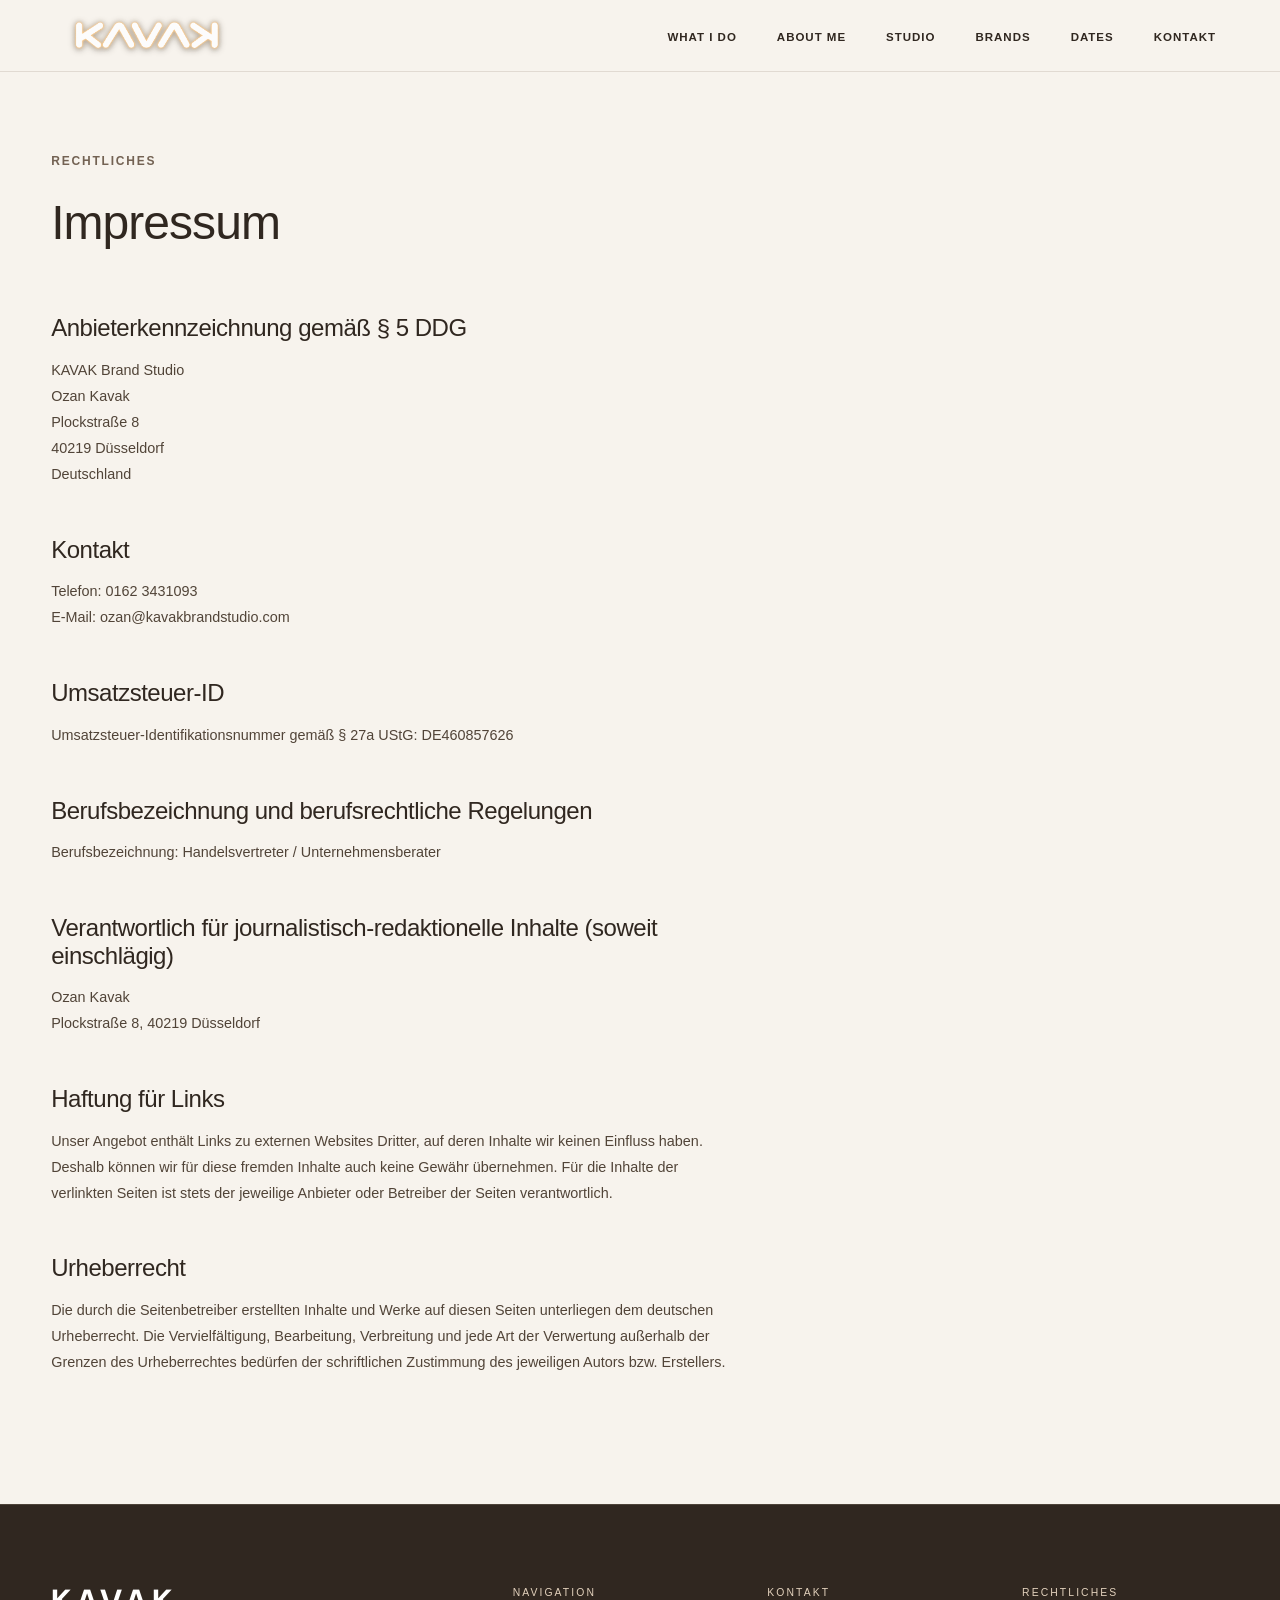
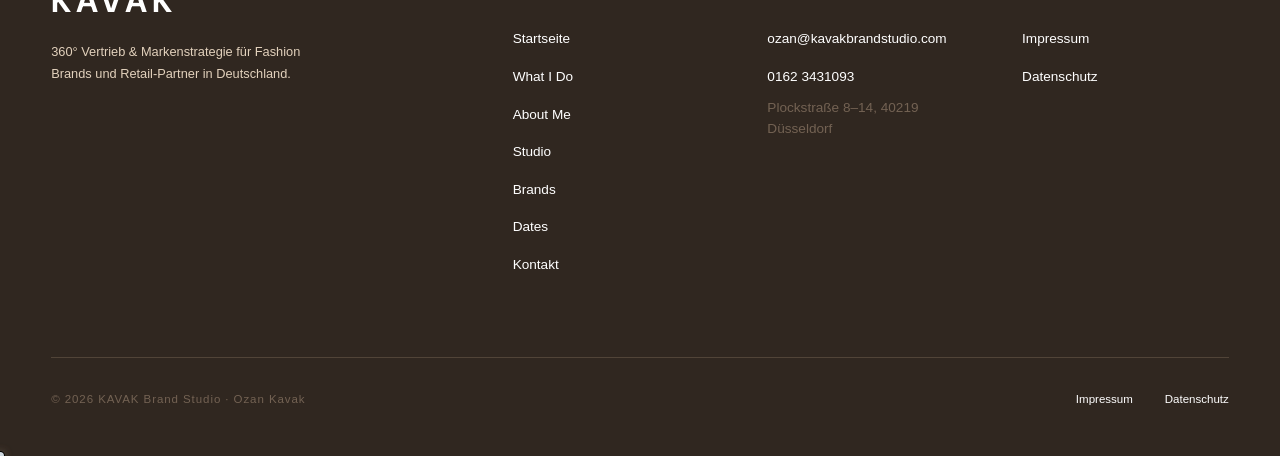
<file: impressum.html>
<!DOCTYPE html>
<html lang="de">
<head>
  <meta charset="UTF-8" />
  <meta name="viewport" content="width=device-width, initial-scale=1.0" />
  <meta name="robots" content="noindex" />
  <title>Impressum · KAVAK Brand Studio</title>
  <link rel="stylesheet" href="style.css" />
  <style>
    .legal-content h2 { font-family:var(--font-serif);font-size:1.5rem;font-weight:300;margin-top:3rem;margin-bottom:1rem; }
    .legal-content p, .legal-content address { font-size:0.9rem;color:var(--gray-700);line-height:1.8;font-style:normal; }
  </style>
<link rel="icon" type="image/svg+xml" href="favicon.svg">
</head>
<body>
  <div id="nav-placeholder"></div>

  <section style="padding-top:calc(var(--nav-height) + 5rem);padding-bottom:8rem;">
    <div class="container">
      <div style="max-width:680px;">
        <p class="t-subheadline" style="color:var(--gray-400);margin-bottom:1.5rem;">Rechtliches</p>
        <h1 style="font-family:var(--font-serif);font-size:3rem;font-weight:300;margin-bottom:4rem;">Impressum</h1>
        <div class="legal-content">
          <h2>Anbieterkennzeichnung gemäß § 5 DDG</h2>
          <address>
            KAVAK Brand Studio<br>
            Ozan Kavak<br>
            Plockstraße 8<br>
            40219 Düsseldorf<br>
            Deutschland
          </address>
          <h2>Kontakt</h2>
          <p>
            Telefon: 0162 3431093<br>
            E-Mail: ozan@kavakbrandstudio.com
          </p>
          <h2>Umsatzsteuer-ID</h2>
          <p>Umsatzsteuer-Identifikationsnummer gemäß § 27a UStG: DE460857626</p>
          <h2>Berufsbezeichnung und berufsrechtliche Regelungen</h2>
          <p>Berufsbezeichnung: Handelsvertreter / Unternehmensberater</p>
          <h2>Verantwortlich für journalistisch-redaktionelle Inhalte (soweit einschlägig)</h2>
          <p>Ozan Kavak<br>Plockstraße 8, 40219 Düsseldorf</p>
          <h2>Haftung für Links</h2>
          <p>Unser Angebot enthält Links zu externen Websites Dritter, auf deren Inhalte wir keinen Einfluss haben. Deshalb können wir für diese fremden Inhalte auch keine Gewähr übernehmen. Für die Inhalte der verlinkten Seiten ist stets der jeweilige Anbieter oder Betreiber der Seiten verantwortlich.</p>
          <h2>Urheberrecht</h2>
          <p>Die durch die Seitenbetreiber erstellten Inhalte und Werke auf diesen Seiten unterliegen dem deutschen Urheberrecht. Die Vervielfältigung, Bearbeitung, Verbreitung und jede Art der Verwertung außerhalb der Grenzen des Urheberrechtes bedürfen der schriftlichen Zustimmung des jeweiligen Autors bzw. Erstellers.</p>
        </div>
      </div>
    </div>
  </section>

  <div id="footer-placeholder"></div>
  <script src="partials.js"></script>
  <script src="main.js"></script>
</body>
</html>
</file>
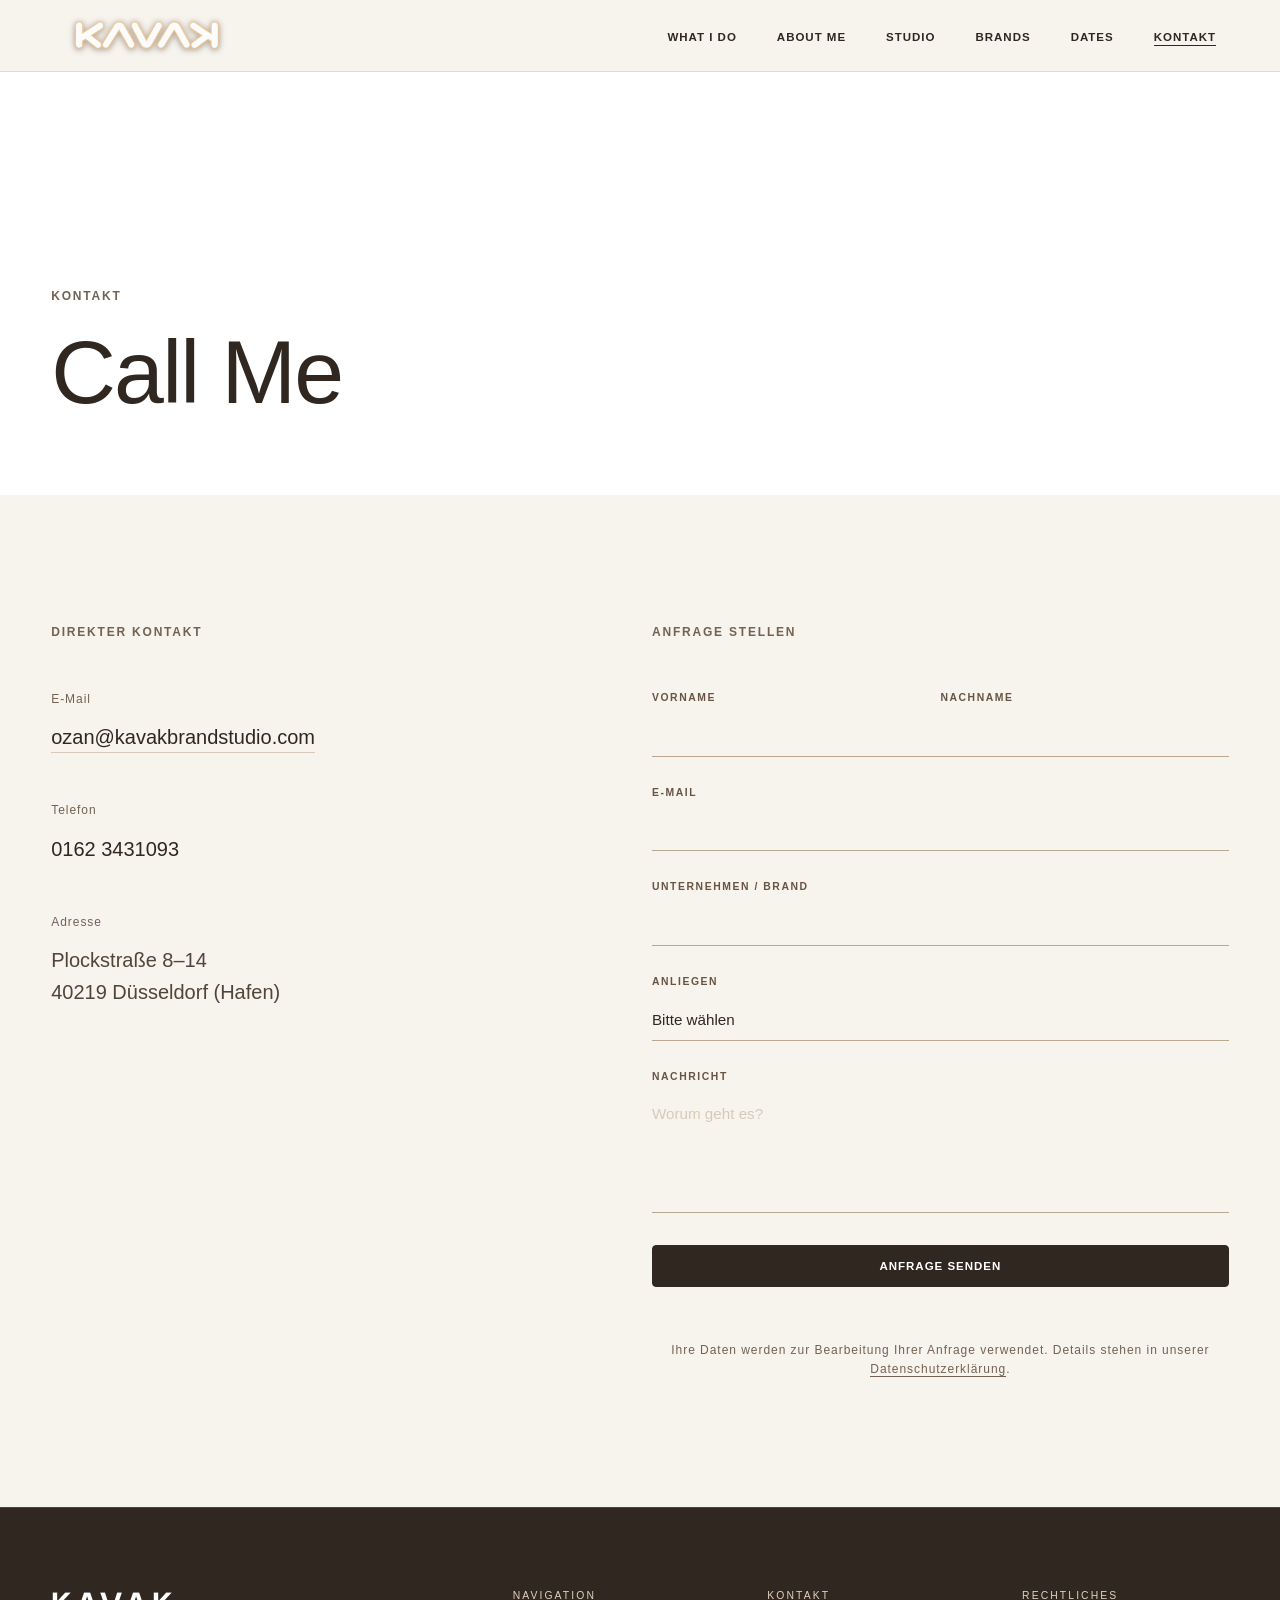
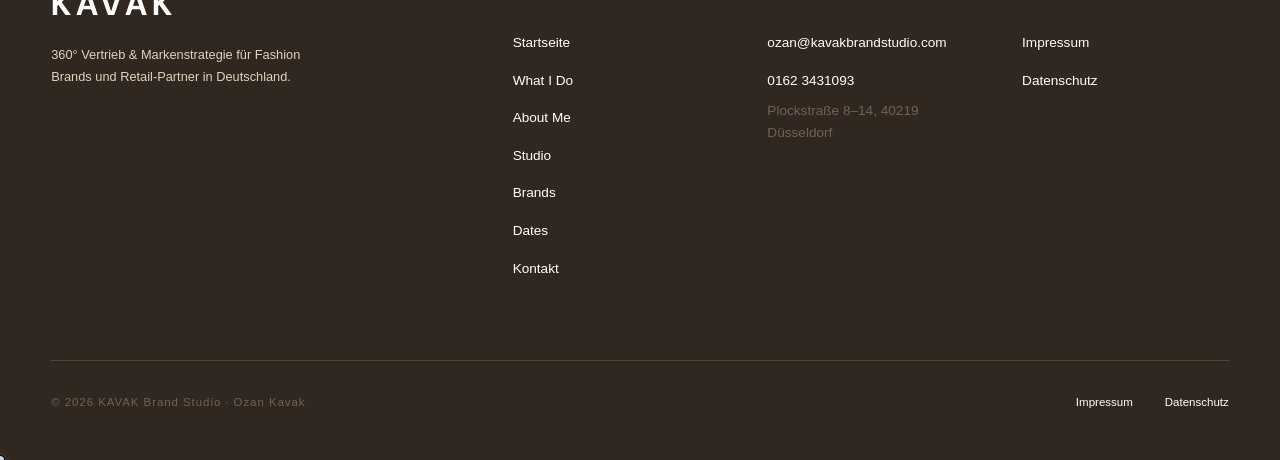
<file: kontakt.html>
<!DOCTYPE html>
<html lang="de">
<head>
  <meta charset="UTF-8" />
  <meta name="viewport" content="width=device-width, initial-scale=1.0" />
  <meta name="description" content="KAVAK Brand Studio – Kontakt. Sprechen Sie mit Ozan Kavak über Vertrieb, Brands und Partnerschaft." />
  <title>Kontakt · KAVAK Brand Studio</title>
  <link rel="stylesheet" href="style.css" />
<link rel="icon" type="image/svg+xml" href="favicon.svg">
</head>
<body class="contact-page">

  <div id="nav-placeholder"></div>

  <main id="main-content">
  <!-- HERO -->
  <section class="bg-black" style="min-height:55vh;display:flex;align-items:flex-end;padding-bottom:5rem;padding-top:var(--nav-height);">
    <div class="container">
      <p class="t-subheadline hero-stagger" style="color:var(--gray-400);margin-bottom:1.5rem;">Kontakt</p>
      <h1 class="hero-stagger" style="font-family:var(--font-serif);font-size:clamp(3rem,7vw,8rem);font-weight:300;line-height:0.95;letter-spacing:-0.02em;color:var(--white);">
        Call Me
      </h1>
    </div>
  </section>

  <!-- CONTACT SPLIT -->
  <section class="section-pad bg-white">
    <div class="container">
      <div class="grid-12">

        <!-- LEFT: Info -->
        <div class="contact-info-column" style="grid-column:span 5;">
          <p class="t-subheadline reveal" style="color:var(--gray-400);margin-bottom:3rem;">Direkter Kontakt</p>

          <div style="margin-bottom:3rem;" class="reveal reveal-delay-1">
            <p class="t-small" style="margin-bottom:0.75rem;">E-Mail</p>
            <a href="mailto:ozan@kavakbrandstudio.com" style="font-family:var(--font-serif);font-size:1.25rem;font-weight:300;border-bottom:1px solid var(--gray-200);padding-bottom:4px;transition:border-color 0.3s;" onmouseover="this.style.borderColor='var(--black)'" onmouseout="this.style.borderColor='var(--gray-200)'">
              ozan@kavakbrandstudio.com
            </a>
          </div>

          

          <div style="margin-bottom:3rem;" class="reveal reveal-delay-2"><p class="t-small" style="margin-bottom:0.75rem;">Telefon</p><a href="tel:+491623431093" style="font-size:1.25rem;color:var(--midnight);">0162 3431093</a></div><div style="margin-bottom:3rem;" class="reveal reveal-delay-3">
            <p class="t-small" style="margin-bottom:0.75rem;">Adresse</p>
            <p style="font-family:var(--font-serif);font-size:1.25rem;font-weight:300;color:var(--gray-700);"><a href="https://www.google.com/maps/dir/?api=1&amp;destination=Plockstra%C3%9Fe+8-14%2C+40219+D%C3%BCsseldorf" target="_blank" rel="noopener noreferrer">Plockstraße 8–14<br>40219 Düsseldorf (Hafen)</a></p>
          </div>

        </div>

        <div class="contact-form-spacer" style="grid-column:span 1;"></div>

        <!-- RIGHT: Form -->
        <div class="contact-form-column" style="grid-column:span 6;">
          <p class="t-subheadline reveal" style="color:var(--gray-400);margin-bottom:3rem;">Anfrage stellen</p>
          <form id="contactForm" method="post" action="/api/contact" class="reveal reveal-delay-1"><div class="contact-honeypot" aria-hidden="true"><label for="website">Website</label><input id="website" name="website" tabindex="-1" autocomplete="off"></div>
            <div class="grid-12" style="gap:0;">
              <div class="form-group" style="grid-column:span 6;">
                <label class="form-label" for="vorname">Vorname</label>
                <input class="form-input" type="text" id="vorname" name="vorname" autocomplete="given-name" maxlength="80" required />
              </div>
              <div class="form-group" style="grid-column:span 6;">
                <label class="form-label" for="nachname">Nachname</label>
                <input class="form-input" type="text" id="nachname" name="nachname" autocomplete="family-name" maxlength="80" required />
              </div>
            </div>
            <div class="form-group">
              <label class="form-label" for="email">E-Mail</label>
              <input class="form-input" type="email" id="email" name="email" autocomplete="email" maxlength="180" required />
            </div>
            <div class="form-group">
              <label class="form-label" for="unternehmen">Unternehmen / Brand</label>
              <input class="form-input" type="text" id="unternehmen" name="unternehmen" autocomplete="organization" maxlength="180" />
            </div>
            <div class="form-group">
              <label class="form-label" for="anliegen">Anliegen</label>
              <select class="form-input" id="anliegen" name="anliegen" required style="appearance:none;cursor:pointer;">
                <option value="">Bitte wählen</option>
                <option value="brand">Vertriebspartnerschaft für meine Brand</option>
                <option value="handel">Marken und Sortimente für meinen Handel</option>
                <option value="showroom">Showroom-Termin anfragen</option>
                <option value="messe">Messeauftritt / Ordertag</option>
                <option value="sonstiges">Sonstiges</option>
              </select>
            </div>
            <div class="form-group">
              <label class="form-label" for="nachricht">Nachricht</label>
              <textarea class="form-textarea" id="nachricht" name="nachricht" required minlength="10" maxlength="5000" placeholder="Worum geht es?" rows="5"></textarea>
            </div>
            <div style="margin-top:2rem;">
              <button type="submit" class="btn btn--filled" style="width:100%;justify-content:center;">
                Anfrage senden
              </button>
            </div>
            <p id="contactFormStatus" class="contact-feedback" role="status" aria-live="polite"></p><p class="t-small" style="margin-top:1rem;text-align:center;">
              Ihre Daten werden zur Bearbeitung Ihrer Anfrage verwendet. Details stehen in unserer <a href="datenschutz.html" style="border-bottom:1px solid currentColor;">Datenschutzerklärung</a>.
            </p>
          </form>
        </div>

      </div>
    </div>
  </section>

  </main>
  <div id="footer-placeholder"></div>
  <script src="partials.js"></script>
  <script src="main.js"></script>
</body>
</html>
</file>
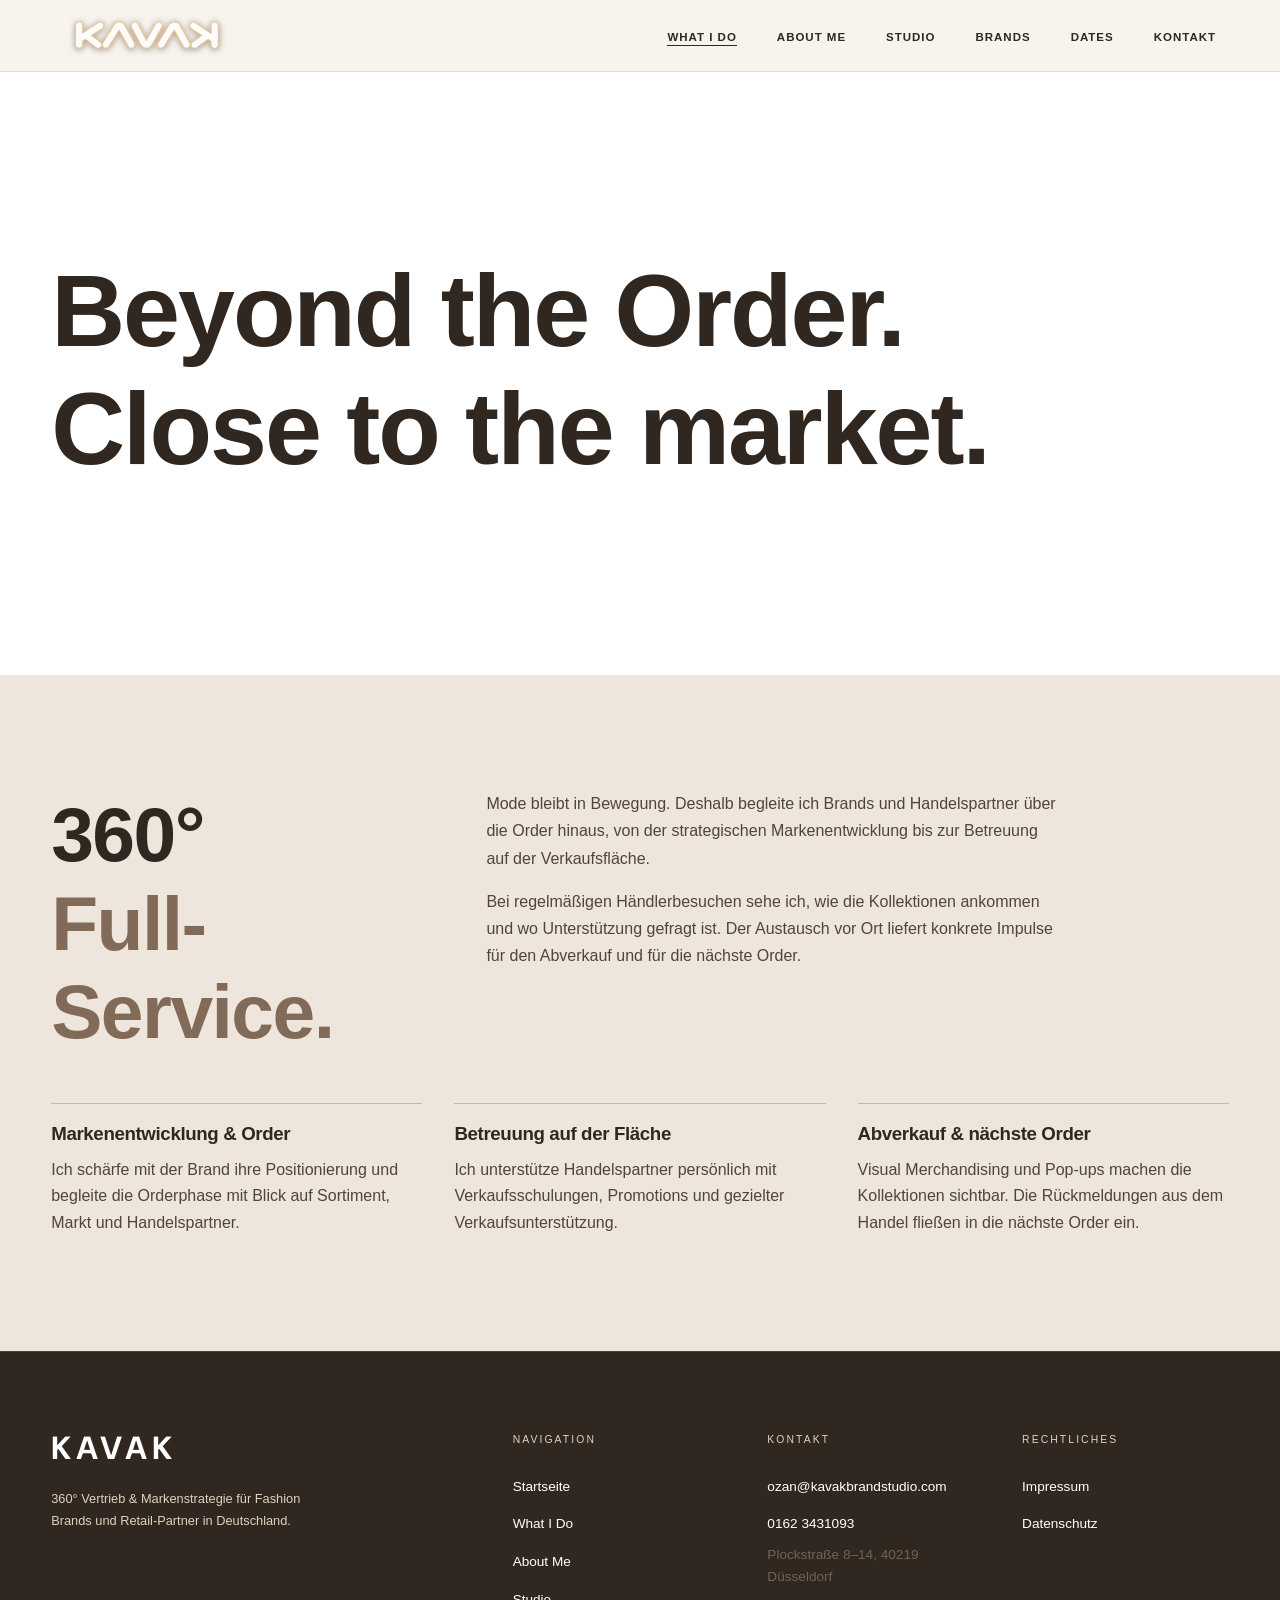
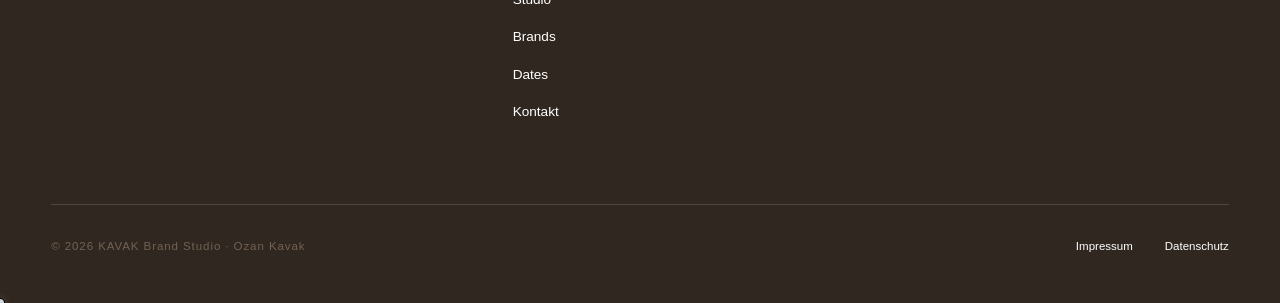
<file: service.html>
<!DOCTYPE html>
<html lang="de">
<head>
  <meta charset="UTF-8" />
  <meta name="viewport" content="width=device-width, initial-scale=1.0" />
  <meta name="description" content="360° Full-Service für Fashion Brands und Handelspartner, von der Markenentwicklung bis zum Abverkauf." />
  <title>What I Do | KAVAK Brand Studio</title>
  <link rel="stylesheet" href="style.css" />
  
<link rel="icon" type="image/svg+xml" href="favicon.svg">
</head>
<body class="expertise-editorial what-i-do-page">
  <div id="nav-placeholder"></div>
  <main id="main-content">
    <section class="expertise-hero what-i-do-hero">
      <div class="container">
        <h1>Beyond the Order.<br><em>Close to the market.</em></h1>
      </div>
    </section>
    <section class="expertise-services editorial-section" id="full-service">
      <div class="container">
        <div class="editorial-two-col">
          <h2 class="editorial-title">360°<br><em>Full-Service.</em></h2>
          <div class="revision-copy">
            <p>Mode bleibt in Bewegung. Deshalb begleite ich Brands und Handelspartner über die Order hinaus, von der strategischen Markenentwicklung bis zur Betreuung auf der Verkaufsfläche.</p>
            <p>Bei regelmäßigen Händlerbesuchen sehe ich, wie die Kollektionen ankommen und wo Unterstützung gefragt ist. Der Austausch vor Ort liefert konkrete Impulse für den Abverkauf und für die nächste Order.</p>
          </div>
        </div>
        <div class="full-service-grid">
          <article><h3>Markenentwicklung &amp; Order</h3><p>Ich schärfe mit der Brand ihre Positionierung und begleite die Orderphase mit Blick auf Sortiment, Markt und Handelspartner.</p></article>
          <article><h3>Betreuung auf der Fläche</h3><p>Ich unterstütze Handelspartner persönlich mit Verkaufsschulungen, Promotions und gezielter Verkaufsunterstützung.</p></article>
          <article><h3>Abverkauf &amp; nächste Order</h3><p>Visual Merchandising und Pop-ups machen die Kollektionen sichtbar. Die Rückmeldungen aus dem Handel fließen in die nächste Order ein.</p></article>
        </div>
      </div>
    </section>
  </main>
  <div id="footer-placeholder"></div>
  <script src="partials.js"></script>
  <script src="main.js"></script>
</body>
</html>
</file>
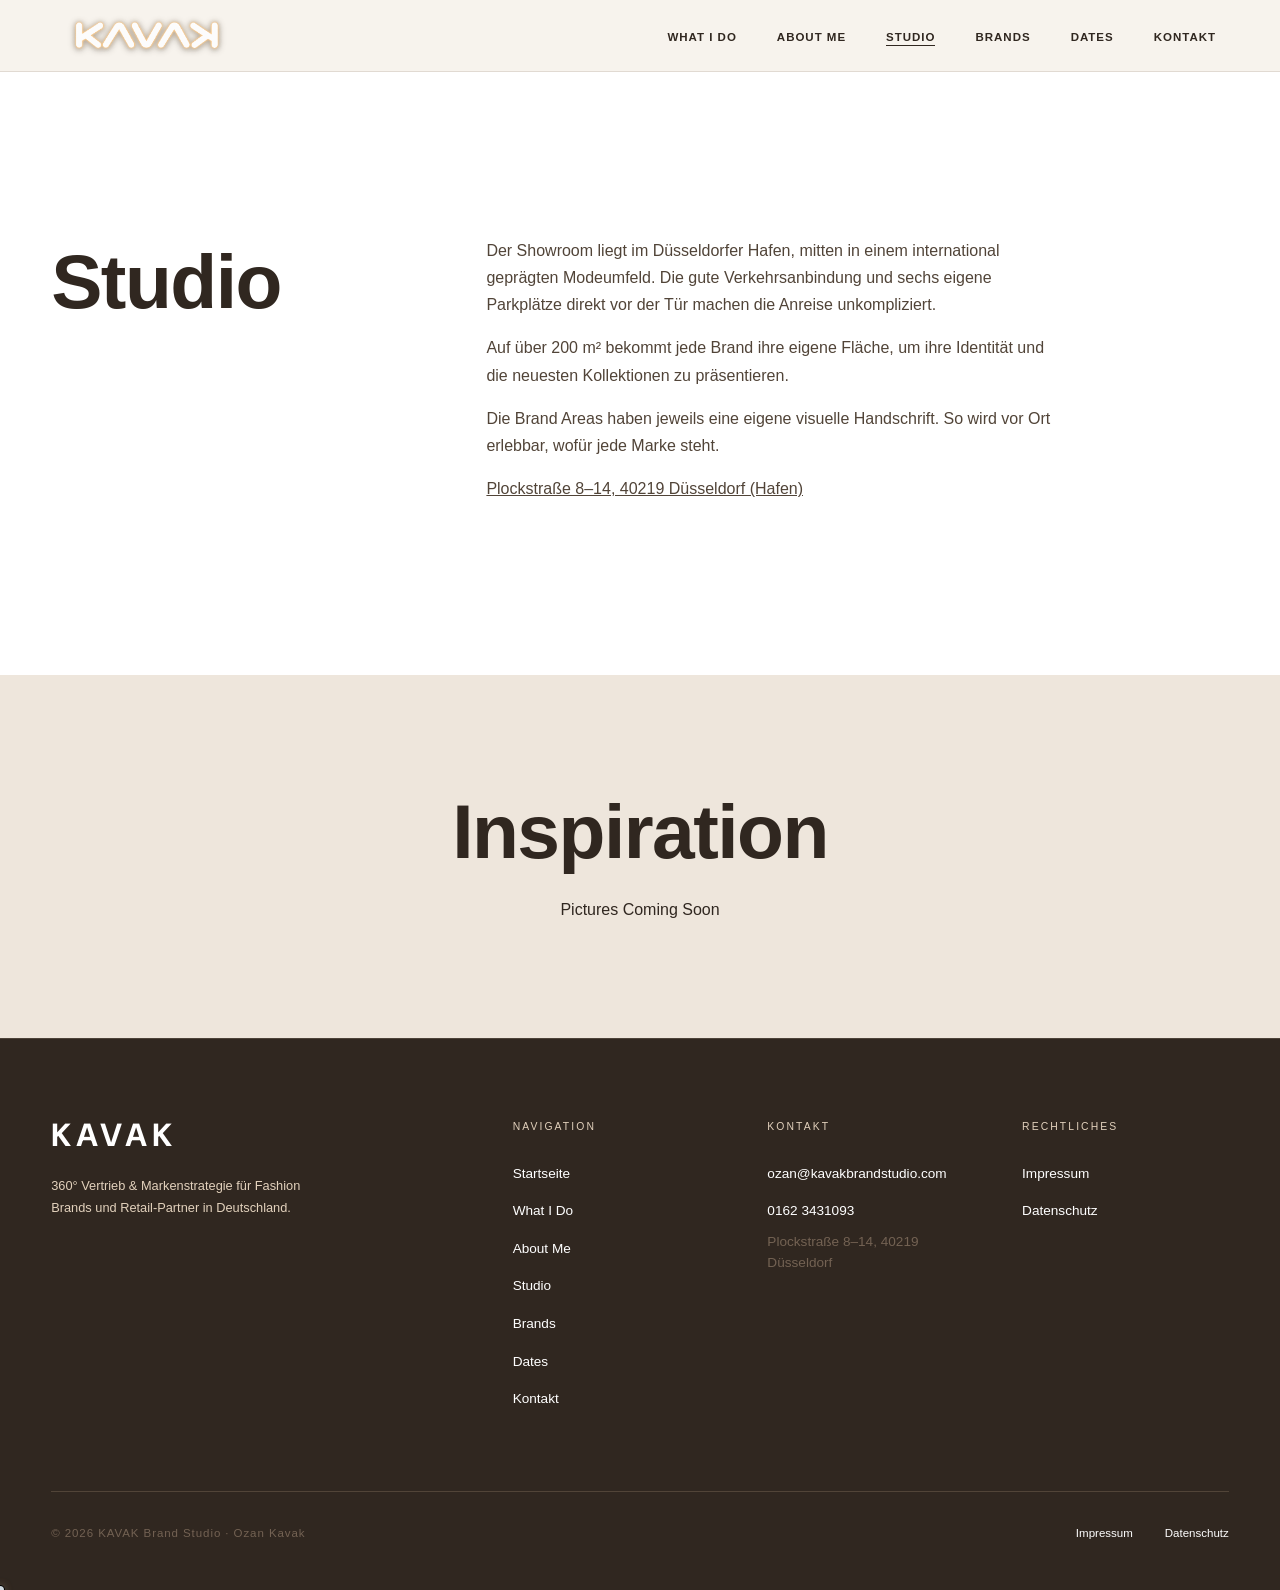
<file: studio.html>
<!doctype html><html lang="de"><head><meta charset="utf-8"><meta name="viewport" content="width=device-width, initial-scale=1"><meta name="theme-color" content="#C4AB8E"><meta name="description" content="Der Showroom von KAVAK Brand Studio im Düsseldorfer Hafen: über 200 m² für eigenständige Brand Areas."><title>Studio | KAVAK Brand Studio</title><link rel="stylesheet" href="style.css"><link rel="icon" type="image/svg+xml" href="favicon.svg">
</head>
<body class="showroom-page">
  <div id="nav-placeholder"></div>
  <main id="main-content">
    <section class="showroom-intro">
      <div class="container editorial-two-col">
        <h1 class="editorial-title">Studio</h1>
        <div class="revision-copy">
          <p>Der Showroom liegt im Düsseldorfer Hafen, mitten in einem international geprägten Modeumfeld. Die gute Verkehrsanbindung und sechs eigene Parkplätze direkt vor der Tür machen die Anreise unkompliziert.</p>
          <p>Auf über 200 m² bekommt jede Brand ihre eigene Fläche, um ihre Identität und die neuesten Kollektionen zu präsentieren.</p>
          <p>Die Brand Areas haben jeweils eine eigene visuelle Handschrift. So wird vor Ort erlebbar, wofür jede Marke steht.</p>
          <address><a href="https://www.google.com/maps/dir/?api=1&amp;destination=Plockstra%C3%9Fe+8-14%2C+40219+D%C3%BCsseldorf" target="_blank" rel="noopener noreferrer">Plockstraße 8–14, 40219 Düsseldorf (Hafen)</a></address>
        </div>
      </div>
    </section>
    <section class="studio-impressions editorial-section" id="inspiration">
      <div class="container">
        <h2>Inspiration</h2>
        <p>Pictures Coming Soon</p>
      </div>
    </section>
  </main>
  <div id="footer-placeholder"></div>
  <script src="partials.js"></script>
  <script src="main.js"></script>
</body>
</html>
</file>
<file: style.css>
/* ============================================
   KAVAK BRAND STUDIO — Style System
   Monochrome · Editorial · Refined
   ============================================ */

@import url('https://fonts.googleapis.com/css2?family=Cormorant+Garamond:ital,wght@0,300;0,400;0,500;1,300;1,400&family=Neue+Haas+Grotesk+Display+Pro:wght@400;500&display=swap');
/* Fallback stack if Neue Haas unavailable */
@import url('https://fonts.googleapis.com/css2?family=Cormorant+Garamond:ital,wght@0,300;0,400;0,500;1,300;1,400&family=DM+Sans:wght@300;400;500&display=swap');

/* ============================================
   CSS VARIABLES
   ============================================ */
:root {
  --black:       #0a0a0a;
  --white:       #f5f3f0;
  --gray-100:    #e8e5e0;
  --gray-200:    #c8c4be;
  --gray-400:    #888480;
  --gray-700:    #3a3835;
  --accent:      #1a1a1a;

  --font-serif:  'Cormorant Garamond', Georgia, serif;
  --font-sans:   'DM Sans', 'Neue Haas Grotesk Display Pro', Helvetica, sans-serif;

  --nav-height:  72px;
  --max-width:   1280px;

  --ease-out:    cubic-bezier(0.16, 1, 0.3, 1);
  --ease-in-out: cubic-bezier(0.76, 0, 0.24, 1);

  --transition:  0.6s var(--ease-out);
}

/* ============================================
   RESET & BASE
   ============================================ */
*, *::before, *::after {
  box-sizing: border-box;
  margin: 0;
  padding: 0;
}

html {
  font-size: 16px;
  scroll-behavior: smooth;
  -webkit-font-smoothing: antialiased;
}

body {
  background-color: var(--white);
  color: var(--black);
  font-family: var(--font-sans);
  font-weight: 300;
  line-height: 1.6;
  overflow-x: hidden;
}

img { display: block; max-width: 100%; height: auto; }
a   { color: inherit; text-decoration: none; }

/* ============================================
   TYPOGRAPHY SCALE
   ============================================ */
.t-display {
  font-family: var(--font-serif);
  font-size: clamp(3.5rem, 8vw, 9rem);
  font-weight: 300;
  line-height: 0.95;
  letter-spacing: -0.02em;
}
.t-display-italic {
  font-family: var(--font-serif);
  font-size: clamp(3.5rem, 8vw, 9rem);
  font-weight: 300;
  font-style: italic;
  line-height: 0.95;
  letter-spacing: -0.01em;
}
.t-headline {
  font-family: var(--font-serif);
  font-size: clamp(2rem, 4vw, 4.5rem);
  font-weight: 300;
  line-height: 1.1;
  letter-spacing: -0.01em;
}
.t-subheadline {
  font-family: var(--font-sans);
  font-size: clamp(0.65rem, 1vw, 0.75rem);
  font-weight: 500;
  letter-spacing: 0.2em;
  text-transform: uppercase;
}
.t-body {
  font-family: var(--font-sans);
  font-size: clamp(0.875rem, 1.2vw, 1rem);
  font-weight: 300;
  line-height: 1.75;
  color: var(--gray-700);
}
.t-small {
  font-family: var(--font-sans);
  font-size: 0.75rem;
  letter-spacing: 0.08em;
  color: var(--gray-400);
}

/* ============================================
   LAYOUT UTILITIES
   ============================================ */
.container {
  width: 100%;
  max-width: var(--max-width);
  margin-inline: auto;
  padding-inline: clamp(1.5rem, 5vw, 5rem);
}
.grid-12 {
  display: grid;
  grid-template-columns: repeat(12, 1fr);
  gap: 1.5rem;
}
.section-pad {
  padding-block: clamp(5rem, 10vw, 10rem);
}
.section-pad-sm {
  padding-block: clamp(3rem, 6vw, 6rem);
}
.flex-center { display: flex; align-items: center; justify-content: center; }
.flex-between { display: flex; align-items: center; justify-content: space-between; }

/* Alternating section bg */
.bg-white { background-color: var(--white); }
.bg-black { background-color: var(--black); color: var(--white); }
.bg-gray  { background-color: var(--gray-100); }

/* ============================================
   NAVIGATION
   ============================================ */
.nav {
  position: fixed;
  top: 0;
  left: 0;
  right: 0;
  z-index: 100;
  height: var(--nav-height);
  display: flex;
  align-items: center;
  transition: background var(--transition), border-color var(--transition);
}
.nav.scrolled {
  background: rgba(245, 243, 240, 0.92);
  backdrop-filter: blur(12px);
  border-bottom: 1px solid var(--gray-100);
}
.nav.dark-bg.scrolled {
  background: rgba(10, 10, 10, 0.92);
  border-bottom: 1px solid var(--gray-700);
}
.nav__inner {
  width: 100%;
  max-width: var(--max-width);
  margin-inline: auto;
  padding-inline: clamp(1.5rem, 5vw, 5rem);
  display: flex;
  align-items: center;
  justify-content: space-between;
}
.nav__logo {
  font-family: var(--font-serif);
  font-size: 1.4rem;
  font-weight: 400;
  letter-spacing: 0.06em;
  text-transform: uppercase;
}
.nav__logo span {
  font-style: italic;
  font-weight: 300;
}
.nav__links {
  display: flex;
  gap: 2.5rem;
  list-style: none;
}
.nav__links a {
  font-size: 0.72rem;
  letter-spacing: 0.18em;
  text-transform: uppercase;
  color: var(--gray-700);
  transition: color 0.3s;
  position: relative;
}
.nav__links a::after {
  content: '';
  position: absolute;
  bottom: -3px;
  left: 0;
  width: 0;
  height: 1px;
  background: var(--black);
  transition: width var(--transition);
}
.nav__links a:hover { color: var(--black); }
.nav__links a:hover::after { width: 100%; }
.nav__links a.active { color: var(--black); }
.nav__links a.active::after { width: 100%; }

/* Dark nav variant */
.nav--dark .nav__links a { color: var(--gray-200); }
.nav--dark .nav__links a::after { background: var(--white); }
.nav--dark .nav__links a:hover { color: var(--white); }
.nav--dark .nav__logo { color: var(--white); }

/* Hamburger */
.nav__hamburger {
  display: none;
  flex-direction: column;
  gap: 5px;
  cursor: pointer;
  padding: 4px;
  background: none;
  border: none;
}
.nav__hamburger span {
  display: block;
  width: 24px;
  height: 1px;
  background: var(--black);
  transition: var(--transition);
}
.nav--dark .nav__hamburger span { background: var(--white); }
.nav__hamburger.open span:nth-child(1) { transform: translateY(6px) rotate(45deg); }
.nav__hamburger.open span:nth-child(2) { opacity: 0; }
.nav__hamburger.open span:nth-child(3) { transform: translateY(-6px) rotate(-45deg); }

/* Mobile menu */
.nav__mobile {
  position: fixed;
  top: var(--nav-height);
  left: 0;
  right: 0;
  bottom: 0;
  background: var(--white);
  display: flex;
  flex-direction: column;
  align-items: center;
  justify-content: center;
  gap: 3rem;
  list-style: none;
  transform: translateX(100%);
  transition: transform var(--transition);
  z-index: 99;
}
.nav__mobile.open { transform: translateX(0); }
.nav__mobile a {
  font-family: var(--font-serif);
  font-size: 2.5rem;
  font-weight: 300;
}

/* ============================================
   BUTTONS & LINKS
   ============================================ */
.btn {
  display: inline-flex;
  align-items: center;
  gap: 0.75rem;
  padding: 0.875rem 2rem;
  border: 1px solid currentColor;
  font-size: 0.72rem;
  letter-spacing: 0.2em;
  text-transform: uppercase;
  cursor: pointer;
  transition: background var(--transition), color var(--transition);
  background: transparent;
}
.btn:hover { background: var(--black); color: var(--white); border-color: var(--black); }
.btn--filled { background: var(--black); color: var(--white); border-color: var(--black); }
.btn--filled:hover { background: var(--white); color: var(--black); }
.btn--white { border-color: var(--white); color: var(--white); }
.btn--white:hover { background: var(--white); color: var(--black); }

.link-arrow {
  display: inline-flex;
  align-items: center;
  gap: 0.5rem;
  font-size: 0.72rem;
  letter-spacing: 0.18em;
  text-transform: uppercase;
  border-bottom: 1px solid currentColor;
  padding-bottom: 2px;
  transition: gap var(--transition);
}
.link-arrow:hover { gap: 1rem; }
.link-arrow::after { content: '→'; }

/* ============================================
   DIVIDER
   ============================================ */
.divider {
  width: 100%;
  height: 1px;
  background: var(--gray-100);
}
.divider--dark { background: var(--gray-700); }

/* ============================================
   SCROLL REVEAL (base state)
   ============================================ */
.reveal {
  opacity: 0;
  transform: translateY(32px);
  transition: opacity 0.9s var(--ease-out), transform 0.9s var(--ease-out);
}
.reveal.in-view {
  opacity: 1;
  transform: translateY(0);
}
.reveal-delay-1 { transition-delay: 0.1s; }
.reveal-delay-2 { transition-delay: 0.2s; }
.reveal-delay-3 { transition-delay: 0.35s; }
.reveal-delay-4 { transition-delay: 0.5s; }

/* ============================================
   STAT BLOCKS
   ============================================ */
.stat-grid {
  display: grid;
  grid-template-columns: repeat(3, 1fr);
  gap: 1px;
  background: var(--gray-100);
}
.stat-item {
  background: var(--white);
  padding: 2.5rem;
  text-align: center;
}
.stat-item__number {
  font-family: var(--font-serif);
  font-size: clamp(2.5rem, 4vw, 4rem);
  font-weight: 300;
  line-height: 1;
  letter-spacing: -0.02em;
}
.stat-item__label { margin-top: 0.5rem; }

/* ============================================
   TICKER / MARQUEE
   ============================================ */
.ticker-wrap {
  overflow: hidden;
  border-top: 1px solid var(--gray-100);
  border-bottom: 1px solid var(--gray-100);
  padding-block: 1.25rem;
}
.ticker-track {
  display: flex;
  gap: 4rem;
  width: max-content;
  animation: ticker 28s linear infinite;
}
.ticker-wrap:hover .ticker-track { animation-play-state: paused; }
.ticker-item {
  display: flex;
  align-items: center;
  gap: 4rem;
  white-space: nowrap;
  font-size: 0.72rem;
  letter-spacing: 0.2em;
  text-transform: uppercase;
  color: var(--gray-400);
}
.ticker-item::after { content: '✦'; font-size: 0.5rem; }
@keyframes ticker {
  from { transform: translateX(0); }
  to   { transform: translateX(-50%); }
}

/* ============================================
   BRAND GRID
   ============================================ */
.brand-grid {
  display: grid;
  grid-template-columns: repeat(auto-fill, minmax(180px, 1fr));
  gap: 1px;
  background: var(--gray-100);
}
.brand-card {
  background: var(--white);
  aspect-ratio: 2 / 1;
  display: flex;
  align-items: center;
  justify-content: center;
  padding: 2rem;
  transition: background var(--transition);
  cursor: default;
}
.brand-card:hover { background: var(--gray-100); }
.brand-card img { max-height: 40px; filter: grayscale(1); opacity: 0.6; transition: opacity var(--transition); }
.brand-card:hover img { opacity: 1; }
.brand-card__name {
  font-family: var(--font-serif);
  font-size: 1.1rem;
  font-weight: 400;
  letter-spacing: 0.12em;
  text-transform: uppercase;
  color: var(--gray-400);
  transition: color var(--transition);
}
.brand-card:hover .brand-card__name { color: var(--black); }

/* ============================================
   SERVICE / PIE SECTION
   ============================================ */
.service-list {
  display: flex;
  flex-direction: column;
}
.service-item {
  display: grid;
  grid-template-columns: 3rem 1fr auto;
  align-items: center;
  gap: 2rem;
  padding: 1.75rem 0;
  border-bottom: 1px solid var(--gray-100);
  cursor: default;
  transition: padding-left var(--transition);
}
.service-item:hover { padding-left: 1rem; }
.service-item__num {
  font-family: var(--font-serif);
  font-size: 0.85rem;
  color: var(--gray-400);
}
.service-item__title {
  font-family: var(--font-serif);
  font-size: clamp(1.1rem, 1.8vw, 1.5rem);
  font-weight: 300;
}
.service-item__arrow {
  font-size: 1.2rem;
  color: var(--gray-200);
  transition: color var(--transition), transform var(--transition);
}
.service-item:hover .service-item__arrow { color: var(--black); transform: translateX(4px); }

/* ============================================
   SHOWROOM / GALLERY
   ============================================ */
.gallery-grid {
  display: grid;
  grid-template-columns: repeat(12, 1fr);
  grid-template-rows: auto;
  gap: 0.75rem;
}
.gallery-item {
  overflow: hidden;
  background: var(--gray-100);
}
.gallery-item img {
  width: 100%;
  height: 100%;
  object-fit: cover;
  transition: transform 0.8s var(--ease-out);
}
.gallery-item:hover img { transform: scale(1.04); }
.gallery-item--lg { grid-column: span 8; aspect-ratio: 16/9; }
.gallery-item--sm { grid-column: span 4; aspect-ratio: 4/5; }
.gallery-item--md { grid-column: span 6; aspect-ratio: 3/2; }
.gallery-item--xs { grid-column: span 4; aspect-ratio: 1; }

/* ============================================
   DATES / EVENTS TABLE
   ============================================ */
.events-table {
  width: 100%;
  border-collapse: collapse;
}
.events-table tr {
  border-bottom: 1px solid var(--gray-100);
  transition: background var(--transition);
}
.events-table tr:hover { background: var(--gray-100); }
.events-table td {
  padding: 1.5rem 1rem;
  vertical-align: middle;
}
.event-date {
  font-family: var(--font-serif);
  font-size: 1.5rem;
  font-weight: 300;
  white-space: nowrap;
}
.event-name {
  font-family: var(--font-sans);
  font-size: 0.875rem;
  font-weight: 400;
}
.event-location {
  font-size: 0.75rem;
  letter-spacing: 0.1em;
  color: var(--gray-400);
  text-transform: uppercase;
}
.event-badge {
  display: inline-block;
  padding: 0.25rem 0.75rem;
  border: 1px solid var(--gray-200);
  font-size: 0.65rem;
  letter-spacing: 0.15em;
  text-transform: uppercase;
  color: var(--gray-400);
}

/* ============================================
   CONTACT FORM
   ============================================ */
.form-group {
  display: flex;
  flex-direction: column;
  gap: 0.5rem;
  margin-bottom: 1.75rem;
}
.form-label {
  font-size: 0.65rem;
  letter-spacing: 0.2em;
  text-transform: uppercase;
  color: var(--gray-400);
}
.form-input,
.form-textarea {
  background: transparent;
  border: none;
  border-bottom: 1px solid var(--gray-200);
  padding: 0.75rem 0;
  font-family: var(--font-sans);
  font-size: 0.95rem;
  font-weight: 300;
  color: var(--black);
  outline: none;
  transition: border-color var(--transition);
  width: 100%;
}
.form-input:focus,
.form-textarea:focus { border-color: var(--black); }
.form-textarea { resize: none; min-height: 120px; }
.form-input::placeholder,
.form-textarea::placeholder { color: var(--gray-200); }

/* ============================================
   FOOTER
   ============================================ */
.footer {
  background: var(--black);
  color: var(--white);
  padding-block: 5rem 3rem;
}
.footer__grid {
  display: grid;
  grid-template-columns: 2fr 1fr 1fr 1fr;
  gap: 3rem;
  margin-bottom: 5rem;
}
.footer__logo {
  font-family: var(--font-serif);
  font-size: 1.6rem;
  font-weight: 300;
  letter-spacing: 0.06em;
  text-transform: uppercase;
  margin-bottom: 1.5rem;
}
.footer__tagline {
  font-size: 0.8rem;
  color: var(--gray-400);
  line-height: 1.7;
  max-width: 260px;
}
.footer__col-title {
  font-size: 0.65rem;
  letter-spacing: 0.2em;
  text-transform: uppercase;
  color: var(--gray-400);
  margin-bottom: 1.5rem;
}
.footer__links { list-style: none; }
.footer__links li + li { margin-top: 0.75rem; }
.footer__links a {
  font-size: 0.85rem;
  color: var(--gray-200);
  transition: color 0.3s;
}
.footer__links a:hover { color: var(--white); }
.footer__bottom {
  display: flex;
  align-items: center;
  justify-content: space-between;
  padding-top: 2rem;
  border-top: 1px solid var(--gray-700);
}
.footer__copy { font-size: 0.72rem; color: var(--gray-400); letter-spacing: 0.08em; }
.footer__legal { display: flex; gap: 2rem; }
.footer__legal a { font-size: 0.72rem; color: var(--gray-400); transition: color 0.3s; }
.footer__legal a:hover { color: var(--white); }

/* ============================================
   CURSOR (Desktop only)
   ============================================ */
@media (pointer: fine) {
  .cursor {
    position: fixed;
    width: 8px;
    height: 8px;
    border-radius: 50%;
    background: var(--black);
    pointer-events: none;
    z-index: 9999;
    transform: translate(-50%, -50%);
    transition: transform 0.1s, width 0.3s var(--ease-out), height 0.3s var(--ease-out), opacity 0.3s;
  }
  .cursor-ring {
    position: fixed;
    width: 40px;
    height: 40px;
    border-radius: 50%;
    border: 1px solid var(--black);
    pointer-events: none;
    z-index: 9998;
    transform: translate(-50%, -50%);
    transition: transform 0.5s var(--ease-out), width 0.4s var(--ease-out), height 0.4s var(--ease-out), opacity 0.3s;
  }
  .cursor.hover { width: 0; height: 0; opacity: 0; }
  .cursor-ring.hover { width: 64px; height: 64px; opacity: 0.5; }
  body { cursor: none; }
  a, button, .brand-card, .service-item, .gallery-item { cursor: none; }
}

/* ============================================
   PAGE TRANSITIONS
   ============================================ */
.page-transition {
  position: fixed;
  inset: 0;
  background: var(--black);
  z-index: 9990;
  transform: translateY(-100%);
  pointer-events: none;
}
.page-transition.entering { animation: page-in 0.5s var(--ease-in-out) forwards; }
.page-transition.leaving  { animation: page-out 0.5s var(--ease-in-out) forwards; }
@keyframes page-in  { from { transform: translateY(100%); } to { transform: translateY(0%); } }
@keyframes page-out { from { transform: translateY(0%); }  to { transform: translateY(-100%); } }

/* ============================================
   RESPONSIVE
   ============================================ */
@media (max-width: 1024px) {
  .footer__grid { grid-template-columns: 1fr 1fr; gap: 2rem; }
  .gallery-item--lg { grid-column: span 12; }
  .gallery-item--sm { grid-column: span 6; }
  .gallery-item--md { grid-column: span 6; }
  .gallery-item--xs { grid-column: span 6; }
}

@media (max-width: 768px) {
  .nav__links { display: none; }
  .nav__hamburger { display: flex; }
  .stat-grid { grid-template-columns: 1fr; }
  .grid-12 { grid-template-columns: 1fr; }
  .footer__grid { grid-template-columns: 1fr; }
  .footer__bottom { flex-direction: column; gap: 1rem; text-align: center; }
  .gallery-item--lg,
  .gallery-item--sm,
  .gallery-item--md,
  .gallery-item--xs { grid-column: span 12; }
  .service-item { grid-template-columns: 2rem 1fr auto; gap: 1rem; }
  .events-table thead { display: none; }
  .events-table td { display: block; padding: 0.5rem 0; }
  .events-table tr { display: block; padding: 1.5rem 0; border-bottom: 1px solid var(--gray-100); }
}

@media (max-width: 480px) {
  :root { --nav-height: 60px; }
  .brand-grid { grid-template-columns: repeat(2, 1fr); }
}


/* ============================================================
   KAVAK / ELECTRIC BLUE EDITORIAL — PHASE 1 DESIGN SYSTEM
   Brand signature: deep navy, electric blue, luminous editorial
   ============================================================ */
:root {
  --midnight: #302720;
  --midnight-deep: #302720;
  --navy: #514438;
  --electric-blue: #8C7968;
  --electric-bright: #C4AB8E;
  --blue-ice: #E2D1BC;
  --editorial-white: #F7F3ED;
  --editorial-paper: #F7F3ED;
  --black: #302720;
  --white: #F7F3ED;
  --font-serif: 'DM Sans', Arial, sans-serif;
  --font-sans: 'DM Sans', Arial, sans-serif;
  --glow-blue: 0 0 25px rgba(140,121,104,.35), 0 0 80px rgba(140,121,104,.14);
  --brand-radius: 4px;
}
html { scroll-behavior: smooth; }
body { background: var(--editorial-white); color: var(--midnight); }
::selection { background: var(--electric-blue); color: white; }
:focus-visible { outline: 2px solid var(--electric-bright); outline-offset: 4px; }
.t-display,.t-headline,.t-subheadline,.t-body,.t-small { font-family:var(--font-sans); }
.t-display,.t-headline { font-weight: 500; letter-spacing: -.055em; }
.t-headline em,.t-display em { font-style:normal; color:var(--electric-blue); }
.t-subheadline { letter-spacing: .19em; font-weight: 600; }
.bg-black { background:var(--midnight-deep); color:var(--editorial-white); }
.bg-white { background:var(--editorial-white); }
.bg-gray { background:var(--editorial-paper); }
.nav { background:rgba(48,39,32,.91); border-bottom:1px solid rgba(226,209,188,.14); backdrop-filter:blur(22px); -webkit-backdrop-filter:blur(22px); }
.nav__logo { font-family:var(--font-sans); font-weight:800; letter-spacing:.17em; color:white; font-size:1.1rem; }
.nav__logo span { font-size:.51rem; color:#E2D1BC; letter-spacing:.19em; font-weight:600; }
.nav__links a { color:#F7F3ED; font-weight:500; }
.nav__links a:hover,.nav__links a.active { color:#E2D1BC; }
.nav__hamburger span { background:var(--editorial-white); }
.nav__mobile { background:var(--midnight-deep); }
.nav__mobile a { color:var(--editorial-white); }
.footer { background:var(--midnight-deep); color:var(--editorial-white); border-top:1px solid rgba(226,209,188,.16); }
.footer__logo { font-family:var(--font-sans); font-weight:800; letter-spacing:.15em; color:var(--editorial-white); }
.footer__logo em { font-style:normal; font-weight:500; letter-spacing:.05em; color:var(--blue-ice); }
.footer__tagline { color:#E2D1BC; }
.btn { border-radius:var(--brand-radius); font-family:var(--font-sans); font-weight:600; letter-spacing:.1em; transition:background .25s, color .25s, box-shadow .25s, transform .25s; }
.btn--filled { background:var(--electric-blue); border-color:var(--electric-blue); color:white; }
.btn--filled:hover { background:var(--navy); border-color:var(--navy); color:white; box-shadow:var(--glow-blue); transform:translateY(-2px); }
.btn--white { background:var(--editorial-white); color:var(--midnight); border-color:var(--editorial-white); }
.btn--white:hover { background:#F7F3ED; border-color:#F7F3ED; color:var(--midnight); }
.link-arrow:hover { color:var(--electric-blue); }
.brand-card { border-color:#F7F3ED; transition:transform .35s,border-color .35s,box-shadow .35s; }
.brand-card:hover { transform:translateY(-4px); border-color:var(--electric-blue); box-shadow:0 20px 50px rgba(48,39,32,.08); }
.brand-card__name { font-family:var(--font-sans); font-weight:700; letter-spacing:-.03em; }
.service-item__arrow { color:var(--electric-blue); }
.stat-item__number { font-family:var(--font-sans); font-weight:600; letter-spacing:-.06em; }
.form-input:focus,.form-textarea:focus { border-color:var(--electric-blue); }
.hero.kavak-hero { isolation:isolate; background:var(--midnight-deep)!important; }
.kavak-hero::before { content:""; position:absolute; inset:-12%; z-index:0; background:radial-gradient(ellipse 49% 48% at 67% 40%,rgba(140,121,104,.55),transparent 75%),radial-gradient(ellipse 34% 35% at 39% 67%,rgba(140,121,104,.21),transparent 80%); pointer-events:none; }
.kavak-hero::after { content:""; position:absolute; inset:0; z-index:0; background:linear-gradient(90deg,rgba(48,39,32,.48),transparent 83%); pointer-events:none; }
.kavak-hero .container { position:relative;z-index:2; }
.kavak-hero h1 { font-family:var(--font-sans)!important; font-weight:600!important; letter-spacing:-.065em!important; font-size:clamp(3.1rem,7.4vw,8rem)!important; line-height:.97!important; text-wrap:balance; }
.kavak-hero h1 em { font-style:normal!important; color:#E2D1BC!important; text-shadow:0 0 32px rgba(140,121,104,.42); }
.kavak-hero .hero-eyebrow { color:#E2D1BC!important; text-transform:uppercase; letter-spacing:.2em; }
.kavak-hero .hero-signal { position:absolute; top:clamp(100px,16vh,210px);right:clamp(24px,7vw,115px); width:clamp(105px,18vw,265px); height:3px; border-radius:30px; background:#C4AB8E; box-shadow:0 0 12px #C4AB8E,0 0 45px #8C7968,0 0 90px rgba(140,121,104,.75); opacity:.94; z-index:1; }
.page-editorial-heading { font-family:var(--font-sans)!important;font-weight:600!important;letter-spacing:-.055em!important; }
@media(max-width:768px) {
  .kavak-hero h1 { font-size:clamp(2.7rem,11vw,5rem)!important; }
  .kavak-hero .hero-signal { right:10%;top:17%;width:100px; }
  .nav__logo { font-size:.95rem;letter-spacing:.12em; }
}
@media(prefers-reduced-motion:reduce) {
  *,*::before,*::after { scroll-behavior:auto!important;animation-duration:.01ms!important;transition-duration:.01ms!important; }
}


/* ==================================================
   PHASE 2 — ELECTRIC BLUE EDITORIAL / HOMEPAGE
   ================================================== */
.home-editorial { background:#F7F3ED; }
.home-editorial main { overflow:hidden; }
.home-editorial .reveal { transition-delay:0s; }
.editorial-hero { min-height:100svh; color:#fff; background:#302720; isolation:isolate; position:relative; padding:calc(var(--nav-height) + 3.3rem) 0 4rem; display:flex; align-items:stretch; }
.editorial-hero__light { position:absolute;inset:0;z-index:-1;pointer-events:none;background:radial-gradient(ellipse 40% 45% at 51% 39%,rgba(140,121,104,.71),transparent 75%),radial-gradient(ellipse 70% 55% at 74% 70%,rgba(140,121,104,.2),transparent 90%),linear-gradient(125deg,#302720,#302720 55%,#302720); }
.editorial-hero__content { display:flex;flex-direction:column;position:relative;width:100%; }
.editorial-hero__eyebrow,.editorial-eyebrow {font-size:.69rem;letter-spacing:.19em;text-transform:uppercase;font-weight:600;color:#E2D1BC;}
.editorial-hero__eyebrow span { color:#fff;opacity:.7; }
.editorial-hero__mark { display:flex;flex-direction:column;align-items:center;justify-content:center;flex:1;text-align:center;padding:5rem 0 3rem; }
.editorial-hero__mark>span { font-size:clamp(5rem,19vw,19rem);font-weight:700;line-height:.8;letter-spacing:.09em;padding-left:.09em;color:white;text-shadow:0 0 40px rgba(226,209,188,.35),0 0 110px rgba(140,121,104,.35); }
.editorial-hero__mark small {font-size:clamp(.6rem,1vw,.85rem);letter-spacing:.65em;padding-left:.65em;margin-top:2rem;color:#F7F3ED;}
.editorial-hero__bottom {display:grid;grid-template-columns:minmax(0,1.6fr) minmax(240px,.65fr);gap:4rem;align-items:end;}
.editorial-hero h1 {font-size:clamp(3.3rem,7.1vw,8.8rem);font-weight:600;letter-spacing:-.075em;line-height:.97;}
.editorial-hero h1 em {font-style:normal;color:#E2D1BC;}
.editorial-hero__aside {padding-bottom:.35rem;}
.editorial-hero__aside p {font-size:clamp(.95rem,1.3vw,1.08rem);line-height:1.75;color:#E2D1BC;margin-bottom:2rem;max-width:350px;}
.editorial-action {display:inline-flex;align-items:center;justify-content:space-between;gap:2rem;padding:1rem 1.35rem;font-size:.74rem;letter-spacing:.09em;text-transform:uppercase;font-weight:700;transition:transform .25s,background .25s;}
.editorial-action span {font-size:1.3rem;font-weight:400;}
.editorial-action--light {background:#fff;color:#302720;}
.editorial-action--light:hover {background:#E2D1BC;transform:translateY(-3px);}
.editorial-scroll {display:flex;align-items:center;justify-content:space-between;gap:.8rem;margin-top:4rem;align-self:flex-end;font-size:.65rem;letter-spacing:.2em;text-transform:uppercase;color:#E2D1BC;}
.editorial-scroll span {font-size:1.3rem;}
.editorial-strip {background:#514438;color:#F7F3ED;}
.editorial-strip__inner {display:flex;justify-content:space-between;align-items:center;gap:1.5rem;flex-wrap:wrap;padding-top:1.25rem;padding-bottom:1.25rem;}
.editorial-strip span {font-size:.64rem;font-weight:600;text-transform:uppercase;letter-spacing:.16em;white-space:nowrap;}
.editorial-strip i {height:4px;width:4px;border-radius:50%;background:#C4AB8E;}
.editorial-section {padding:clamp(5.5rem,10vw,10rem) 0;}
.editorial-two-col {display:grid;grid-template-columns:1fr 2fr;gap:5vw;}
.editorial-label,.editorial-kicker {font-size:.68rem;letter-spacing:.18em;text-transform:uppercase;font-weight:700;color:#8C7968;}
.editorial-index {color:#C4AB8E;margin-right:1rem;}
.editorial-title {font-size:clamp(2.8rem,6vw,7rem);font-weight:600;letter-spacing:-.075em;line-height:1.04;color:#302720;}
.editorial-title em {font-style:normal;color:#8C7968;}
.editorial-intro .editorial-title {margin:1.5rem 0 2.5rem;}
.editorial-body {max-width:740px;font-size:clamp(1rem,1.65vw,1.4rem);line-height:1.7;color:#514438;}
.editorial-text-link {display:inline-flex;justify-content:space-between;gap:2rem;align-items:center;border-bottom:1px solid #8C7968;padding:0 0 .65rem;margin-top:2rem;font-size:.78rem;letter-spacing:.08em;text-transform:uppercase;font-weight:700;color:#302720;}
.editorial-text-link span {font-size:1.4rem;color:#8C7968;}
.editorial-text-link:hover {color:#8C7968;}
.editorial-brands {background:#F7F3ED;}
.editorial-section-head {display:flex;justify-content:space-between;align-items:end;gap:2.5rem;margin-bottom:4rem;}
.editorial-section-head .editorial-title {margin-top:1.2rem;}
.editorial-brand-layout {display:grid;grid-template-columns:1.45fr 1fr;gap:3rem;align-items:stretch;}
.editorial-brand-feature__canvas {min-height:clamp(300px,45vw,600px);background:radial-gradient(ellipse at 65% 40%,#806A55,#302720 60%,#302720);position:relative;display:flex;align-items:center;justify-content:center;overflow:hidden;}
.editorial-brand-feature__monogram {font-weight:800;font-size:clamp(12rem,30vw,32rem);line-height:1;color:rgba(226,209,188,.045);transform:rotate(-14deg);user-select:none;}
.editorial-brand-feature__name {font-size:clamp(2.7rem,7vw,7rem);letter-spacing:.02em;font-weight:700;color:white;position:absolute;text-align:center;text-shadow:0 4px 40px rgba(0,0,0,.3);}
.editorial-brand-feature__vertical {position:absolute;left:1.6rem;top:2rem;writing-mode:vertical-rl;font-size:.65rem;letter-spacing:.3em;color:#E2D1BC;}
.editorial-brand-feature__meta {display:flex;justify-content:space-between;gap:1rem;padding-top:1rem;font-size:.65rem;text-transform:uppercase;letter-spacing:.12em;}
.editorial-brand-side {display:flex;flex-direction:column;justify-content:center;padding:clamp(1rem,4vw,4rem);}
.editorial-brand-side h3 {font-size:clamp(2rem,3.2vw,3.6rem);letter-spacing:-.06em;line-height:1.1;margin:1.5rem 0;color:#302720;}
.editorial-brand-side p {line-height:1.8;color:#806A55;}
.editorial-brand-side .editorial-note {font-size:.8rem;margin-top:2rem;color:#8C7968;}
.editorial-expertise {background:#F7F3ED;}
.editorial-head-description {max-width:320px;line-height:1.8;color:#806A55;}
.editorial-service-grid {display:grid;grid-template-columns:repeat(3,minmax(0,1fr));gap:1rem;}
.editorial-service-card {display:flex;flex-direction:column;min-height:365px;background:#F7F3ED;padding:2rem;position:relative;transition:background .3s,transform .3s;color:#302720;}
.editorial-service-card:hover {background:#F7F3ED;transform:translateY(-5px);}
.editorial-service-card>span {font-size:.66rem;letter-spacing:.15em;font-weight:700;color:#8C7968;}
.editorial-service-card h3 {font-size:clamp(1.8rem,2.5vw,3rem);letter-spacing:-.055em;line-height:1.1;margin:4rem 0 1.5rem;}
.editorial-service-card p {color:#806A55;font-size:.88rem;line-height:1.7;max-width:260px;}
.editorial-service-card b {position:absolute;right:2rem;bottom:2rem;color:#8C7968;font-size:1.5rem;font-weight:400;}
.editorial-founder {display:grid;grid-template-columns:1fr 1fr;min-height:620px;}
.editorial-founder__visual {position:relative;min-height:500px;background:linear-gradient(135deg,#302720,#8C7968 120%);display:flex;align-items:center;justify-content:center;overflow:hidden;}
.editorial-founder__visual::after {content:"";position:absolute;width:60%;aspect-ratio:1;filter:blur(60px);background:rgba(226,209,188,.3);border-radius:50%;}
.editorial-founder__visual-mark {font-size:clamp(8rem,20vw,21rem);font-weight:700;letter-spacing:-.13em;color:rgba(255,255,255,.8);z-index:1;}
.editorial-founder__visual-mark span {color:#C4AB8E;}
.editorial-founder__visual>span {position:absolute;bottom:2rem;left:2rem;z-index:1;font-size:.65rem;letter-spacing:.2em;color:#F7F3ED;}
.editorial-founder__copy {background:#F7F3ED;display:flex;align-items:center;padding:clamp(2.5rem,7vw,8rem);}
.editorial-founder__copy-inner {max-width:610px;}
.editorial-founder__copy .editorial-title {font-size:clamp(2.5rem,4vw,5rem);margin:1.6rem 0 2rem;}
.editorial-founder__copy p:not(.editorial-kicker) {line-height:1.85;color:#806A55;}
.editorial-signature {font-size:1.3rem;font-weight:700;letter-spacing:-.04em;margin-top:2.5rem;}
.editorial-signature span {display:block;font-size:.7rem;letter-spacing:.12em;text-transform:uppercase;font-weight:500;margin-top:.4rem;color:#8C7968;}
.editorial-contact {background:#302720;color:white;position:relative;text-align:center;isolation:isolate;}
.editorial-contact::before {content:"";position:absolute;inset:0;z-index:-1;background:radial-gradient(ellipse 45% 65% at 50% 75%,rgba(140,121,104,.42),transparent 85%);}
.editorial-contact .editorial-kicker {color:#E2D1BC;}
.editorial-contact h2 {font-size:clamp(3.5rem,10vw,11rem);line-height:.92;letter-spacing:-.09em;margin:3rem 0;font-weight:700;}
.editorial-contact h2 em {font-style:normal;color:#E2D1BC;text-shadow:0 0 40px rgba(140,121,104,.45);}
.editorial-contact__inner>p:not(.editorial-kicker) {max-width:500px;margin:0 auto 2rem;line-height:1.8;color:#E2D1BC;}
@media(max-width:900px) {
 .editorial-hero__bottom {grid-template-columns:1fr;gap:2rem;}
 .editorial-hero__mark {padding:4rem 0;}
 .editorial-two-col {grid-template-columns:1fr;gap:2rem;}
 .editorial-brand-layout {grid-template-columns:1fr;}
 .editorial-service-grid {grid-template-columns:1fr 1fr;}
 .editorial-founder {grid-template-columns:1fr;}
 .editorial-founder__visual {min-height:430px;}
 .editorial-founder__copy {padding:4rem 6vw;}
}
@media(max-width:600px) {
 .editorial-hero {padding-top:calc(var(--nav-height) + 2.5rem);padding-bottom:2rem;}
 .editorial-hero__eyebrow {font-size:.56rem;}
 .editorial-hero__mark {padding:6rem 0 5rem;}
 .editorial-hero__mark>span {font-size:clamp(4rem,17vw,7rem);}
 .editorial-hero__mark small {letter-spacing:.4em;padding-left:.4em;margin-top:1.5rem;}
 .editorial-hero h1 {font-size:clamp(2.7rem,11vw,5rem);}
 .editorial-hero__aside p {font-size:.95rem;}
 .editorial-scroll {margin-top:3rem;}
 .editorial-strip__inner {justify-content:center;gap:.8rem 1.2rem;}
 .editorial-strip span {font-size:.55rem;}
 .editorial-strip i {display:none;}
 .editorial-section-head {display:block;}
 .editorial-section-head .editorial-text-link {margin-top:2rem;}
 .editorial-service-grid {grid-template-columns:1fr;}
 .editorial-service-card {min-height:290px;}
 .editorial-service-card h3 {margin:2.5rem 0 1rem;}
 .editorial-brand-feature__canvas {min-height:360px;}
 .editorial-brand-feature__name {font-size:clamp(2.5rem,12vw,5rem);}
 .editorial-brand-side {padding:2rem 0 0;}
 .editorial-founder__visual {min-height:330px;}
 .editorial-contact h2 {font-size:clamp(3.4rem,13vw,6rem);}
}

/* Phase 3 — brands portfolio, intentionally no unconfirmed brands */
.brands-editorial{background:#F7F3ED}.brands-hero{background:#302720;color:#fff;padding:calc(var(--nav-height) + 7rem) 0 5rem;position:relative;overflow:hidden;isolation:isolate}.brands-hero::before{content:"";position:absolute;inset:0;z-index:-1;background:radial-gradient(ellipse 50% 60% at 76% 45%,rgba(140,121,104,.43),transparent 80%)}.brands-hero .editorial-kicker{color:#E2D1BC}.brands-hero h1{font-size:clamp(5rem,13vw,14rem);font-weight:700;line-height:.88;letter-spacing:-.09em;margin:4rem 0 5rem}.brands-hero h1 em{color:#E2D1BC;font-style:normal}.brands-hero__bottom{display:flex;align-items:end;justify-content:space-between;gap:2rem}.brands-hero__bottom p{font-size:clamp(1rem,2vw,1.45rem);max-width:490px;color:#F7F3ED}.brands-hero__bottom span{font-size:.63rem;letter-spacing:.15em;color:#E2D1BC}.brands-intro__grid{display:grid;grid-template-columns:1fr 2fr;gap:3rem}.brands-intro .editorial-title{margin-bottom:2rem}.brands-collection{background:#F7F3ED}.brands-collection__head{display:flex;justify-content:space-between;align-items:end;gap:2rem;margin-bottom:3rem}.brands-collection__head h2{margin-top:1rem}.brands-status{font-size:.62rem;font-weight:700;letter-spacing:.13em;color:#8C7968}.brands-pending{background:#302720;color:#fff;min-height:370px;padding:clamp(2rem,6vw,5rem);position:relative;overflow:hidden;display:flex;align-items:flex-start;flex-direction:column;justify-content:center}.brands-pending[hidden]{display:none}.brands-pending__signal{position:absolute;width:35%;height:130%;right:-8%;top:-15%;background:rgba(140,121,104,.28);filter:blur(65px);transform:rotate(18deg)}.brands-pending .editorial-kicker{color:#E2D1BC;position:relative}.brands-pending h3{font-size:clamp(2.6rem,6vw,6rem);letter-spacing:-.07em;font-weight:600;line-height:1.1;margin:1.4rem 0;position:relative}.brands-pending>p:last-child{color:#E2D1BC;max-width:520px;line-height:1.8;position:relative}.brands-collection__grid{display:grid;gap:2rem}.brands-entry{display:grid;grid-template-columns:1.2fr 1fr;background:#fff;min-height:420px}.brands-entry:nth-child(even) .brands-entry__visual{background:linear-gradient(145deg,#514438,#302720)}.brands-entry__visual{position:relative;display:flex;align-items:center;justify-content:center;background:linear-gradient(125deg,#302720,#806A55);overflow:hidden;min-height:320px}.brands-entry__visual img{position:absolute;width:100%;height:100%;object-fit:cover;inset:0}.brands-entry__wordmark{z-index:1;font-size:clamp(2rem,5vw,5rem);font-weight:700;letter-spacing:-.05em;color:white;text-align:center;text-shadow:0 8px 35px rgba(0,0,0,.4);overflow-wrap:anywhere;padding:1rem}.brands-entry__details{padding:clamp(2rem,5vw,5rem);display:flex;flex-direction:column;justify-content:center}.brands-entry__details h3{font-size:clamp(2rem,3vw,3.4rem);letter-spacing:-.06em;margin:1.2rem 0}.brands-entry__details>p:not(.editorial-kicker){line-height:1.8;color:#806A55}.brands-entry__details .editorial-text-link{align-self:flex-start}.brands-partner{background:#302720;color:#fff;text-align:center;isolation:isolate;position:relative}.brands-partner::before{content:"";position:absolute;inset:0;z-index:-1;background:radial-gradient(ellipse at 50% 85%,rgba(140,121,104,.38),transparent 75%)}.brands-partner .editorial-kicker{color:#E2D1BC}.brands-partner h2{font-size:clamp(3rem,9vw,10rem);line-height:.95;letter-spacing:-.08em;margin:2rem 0;font-weight:700}.brands-partner h2 em{color:#E2D1BC;font-style:normal}.brands-partner p:not(.editorial-kicker){max-width:500px;margin:0 auto 2.5rem;color:#E2D1BC;line-height:1.8}@media(max-width:768px){.brands-hero{padding-top:calc(var(--nav-height) + 4rem)}.brands-hero h1{font-size:clamp(4rem,16vw,8rem);margin:3rem 0}.brands-hero__bottom{align-items:start;flex-direction:column}.brands-intro__grid,.brands-entry{grid-template-columns:1fr}.brands-collection__head{align-items:start;flex-direction:column}.brands-entry__visual{min-height:290px}}

/* Phase 3.2 — Expertise */
.expertise-hero{position:relative;isolation:isolate;background:#302720;color:#fff;padding:calc(var(--nav-height) + 7rem) 0 6rem;overflow:hidden}.expertise-hero::before{content:"";position:absolute;inset:0;z-index:-1;background:radial-gradient(ellipse 48% 65% at 78% 42%,rgba(140,121,104,.52),transparent 80%)}.expertise-hero .editorial-kicker{color:#E2D1BC}.expertise-hero h1{font-size:clamp(3.7rem,10vw,11rem);letter-spacing:-.09em;line-height:.94;font-weight:700;margin:3.5rem 0 2.5rem}.expertise-hero h1 em,.expertise-cta h2 em{font-style:normal;color:#E2D1BC}.expertise-hero p:last-child{color:#E2D1BC;font-size:clamp(1rem,1.8vw,1.45rem)}.expertise-services{background:#F7F3ED}.expertise-services .editorial-section-head{margin-bottom:3rem}.expertise-editorial .service-detail{padding:3rem 0;display:grid;grid-template-columns:1fr 1.4fr;gap:3rem;border-bottom:1px solid #E2D1BC}.expertise-editorial .service-detail__num{font-family:var(--font-sans);font-size:.85rem;letter-spacing:.1em;color:#8C7968;margin-bottom:1.5rem}.expertise-editorial .service-detail__title{font-family:var(--font-sans);font-weight:600;letter-spacing:-.065em;line-height:1.15;font-size:clamp(2rem,3.1vw,3.7rem)}.expertise-editorial .service-detail .t-body{color:#806A55;font-size:1rem;line-height:1.85}.expertise-editorial .service-tags{display:flex;flex-wrap:wrap;gap:.5rem;margin-top:1.5rem}.expertise-editorial .tag{font-size:.65rem;letter-spacing:.1em;text-transform:uppercase;color:#806A55;border:1px solid #E2D1BC;padding:.5rem .8rem}.expertise-cta{background:#302720;color:#fff;text-align:center;position:relative;isolation:isolate}.expertise-cta::before{content:"";position:absolute;inset:0;z-index:-1;background:radial-gradient(ellipse 50% 70% at 50% 75%,rgba(140,121,104,.43),transparent 80%)}.expertise-cta .editorial-kicker{color:#E2D1BC}.expertise-cta h2{font-size:clamp(3rem,8vw,9rem);letter-spacing:-.085em;line-height:.94;margin:2.5rem 0;font-weight:700}.expertise-cta p:not(.editorial-kicker){color:#F7F3ED;margin-bottom:2rem}@media(max-width:768px){.expertise-hero{padding-top:calc(var(--nav-height) + 4rem)}.expertise-editorial .service-detail{grid-template-columns:1fr;gap:1rem}}

/* PHASE 3.3 — MEET ME / FOUNDER PAGE */
.studio-page{background:#F7F3ED}.studio-kicker{font-size:.7rem;letter-spacing:.19em;text-transform:uppercase;font-weight:700;color:#8C7968}.studio-hero{background:#302720;color:white;padding:calc(var(--nav-height) + 4rem) 0 5rem;position:relative;overflow:hidden}.studio-hero::before{content:"";position:absolute;inset:0;pointer-events:none;background:radial-gradient(ellipse at 63% 43%,rgba(140,121,104,.32),transparent 66%)}.studio-hero__grid{position:relative;display:grid;grid-template-columns:1.1fr .9fr;gap:5vw;align-items:center}.studio-hero .studio-kicker,.studio-finale .studio-kicker{color:#E2D1BC}.studio-hero h1{font-size:clamp(6rem,13vw,15rem);letter-spacing:-.1em;line-height:.86;margin:3.5rem 0;font-weight:700}.studio-hero h1 em,.studio-finale h2 em{color:#E2D1BC;font-style:normal}.studio-hero__lead{font-size:clamp(1.1rem,1.7vw,1.5rem);line-height:1.65;max-width:500px;color:#F7F3ED}.studio-anchor{display:inline-flex;gap:3rem;align-items:center;font-size:.7rem;letter-spacing:.14em;text-transform:uppercase;border-bottom:1px solid #E2D1BC;padding:0 0 .8rem;margin-top:3rem;color:white}.studio-anchor span{font-size:1.4rem}.studio-portrait{min-height:clamp(420px,55vw,700px);background:linear-gradient(130deg,#302720,#8C7968);position:relative;display:flex;align-items:center;justify-content:center;overflow:hidden}.studio-portrait::before{content:"";position:absolute;width:75%;aspect-ratio:1;background:#C4AB8E;filter:blur(100px);opacity:.5}.studio-portrait__letter{position:relative;font-size:clamp(10rem,23vw,23rem);font-weight:700;letter-spacing:-.15em;color:rgba(255,255,255,.9)}.studio-portrait__letter span{color:#E2D1BC}.studio-portrait__note{position:absolute;bottom:2rem;left:2rem;color:#F7F3ED;font-size:.65rem;letter-spacing:.2em}.studio-section{padding:clamp(5rem,10vw,10rem) 0}.studio-split{display:grid;grid-template-columns:1fr 2fr;gap:5vw}.studio-section h2{font-size:clamp(3rem,6.7vw,7.5rem);line-height:1;letter-spacing:-.08em;font-weight:700;margin-bottom:2rem}.studio-section h2 em{font-style:normal;color:#8C7968}.studio-split>div>p{max-width:780px;font-size:clamp(1.05rem,1.5vw,1.3rem);line-height:1.8;margin-top:1.4rem;color:#806A55}.studio-journey{background:#F7F3ED}.studio-section-head{display:grid;grid-template-columns:1fr 2fr;gap:1.5rem 5vw;align-items:end;margin-bottom:4rem}.studio-section-head h2{margin:0}.studio-section-head>p:last-child{grid-column:2;color:#8C7968}.studio-timeline{border-top:1px solid #E2D1BC}.studio-timeline article{display:grid;grid-template-columns:1fr 2fr 50px;gap:2rem;padding:2.3rem 0;border-bottom:1px solid #E2D1BC;align-items:center}.studio-timeline article>span{font-size:.78rem;color:#8C7968;letter-spacing:.1em;font-weight:700}.studio-timeline h3{font-size:clamp(1.5rem,2.7vw,2.6rem);font-weight:650;letter-spacing:-.06em;line-height:1.2}.studio-timeline article p{font-size:.95rem;color:#8C7968;margin-top:.6rem}.studio-timeline b{font-size:.7rem;color:#C4AB8E;text-align:right}.studio-timeline__note{font-size:.75rem;color:#8C7968;margin-top:2rem}.studio-philosophy{background:#302720;color:#fff}.studio-philosophy .studio-kicker{color:#E2D1BC}.studio-philosophy h2{color:white}.studio-philosophy h2 em{color:#E2D1BC}.studio-philosophy .studio-split>div>p{color:#E2D1BC}.studio-values{display:grid;grid-template-columns:repeat(3,1fr);gap:1.5rem;margin-top:4rem}.studio-values>div{border-top:1px solid #8C7968;padding-top:1.3rem}.studio-values span{display:block;color:#E2D1BC;font-size:.7rem;margin-bottom:1.2rem}.studio-values strong{display:block;font-size:1.15rem;margin-bottom:.6rem}.studio-values p{font-size:.9rem;color:#E2D1BC;line-height:1.6}.studio-vision{background:#F7F3ED}.studio-finale{background:#302720;color:white;text-align:center;position:relative;isolation:isolate}.studio-finale::before{content:"";position:absolute;inset:0;z-index:-1;background:radial-gradient(ellipse at 50% 75%,rgba(140,121,104,.43),transparent 70%)}.studio-finale h2{margin:2.5rem 0}.studio-finale>div>p:not(.studio-kicker){color:#F7F3ED;max-width:540px;margin:0 auto 2.3rem;line-height:1.8}@media(max-width:800px){.studio-hero__grid,.studio-split,.studio-section-head{grid-template-columns:1fr}.studio-hero h1{font-size:clamp(6rem,18vw,11rem)}.studio-portrait{min-height:440px}.studio-section-head>p:last-child{grid-column:1}.studio-values{grid-template-columns:1fr}.studio-timeline article{grid-template-columns:1fr 30px;gap:1rem}.studio-timeline article>span{grid-column:1/-1}.studio-timeline b{grid-column:2;grid-row:2}.studio-timeline article>div{grid-column:1;grid-row:2}}@media(max-width:480px){.studio-hero{padding-top:calc(var(--nav-height) + 3rem)}.studio-hero h1{font-size:clamp(5rem,21vw,8rem)}.studio-portrait{min-height:340px}.studio-section h2{font-size:clamp(2.8rem,11vw,5rem)}}

.contact-honeypot{position:absolute;width:1px;height:1px;overflow:hidden;clip-path:inset(50%)}.contact-feedback{min-height:1.5em;margin-top:1rem;font-size:.9rem}.contact-feedback.is-success{color:#177046}.contact-feedback.is-error{color:#b52a42}

/* Refinement: elegant navy typography while preserving electric ambient glow */
:root{--electric-blue:#806A55;--electric-bright:#8C7968}
.nav.scrolled:not(.dark-bg){background:rgba(245,243,240,.96)!important}
.nav.scrolled:not(.dark-bg) .nav__logo,.nav.scrolled:not(.dark-bg) .nav__logo span,.nav.scrolled:not(.dark-bg) .nav__links a,.nav.scrolled:not(.dark-bg) .nav__links a.active{color:#302720!important}
.nav.scrolled:not(.dark-bg) .nav__links a::after{background:#302720!important}
.nav.scrolled:not(.dark-bg) .nav__hamburger span{background:#302720!important}
.brands-intro h2 em,.brands-collection h2 em,.expertise-intro h2 em,.expertise-services h2 em,.studio-about h2 em,.studio-vision h2 em,.editorial-title em{color:#806A55}
.expertise-item__index,.expertise-item__arrow,.studio-kicker,.studio-timeline article>span{color:#806A55}
@media(pointer:fine){.cursor{background:#fff!important;box-shadow:0 0 0 1px #302720,0 0 9px rgba(226,209,188,.8)!important;mix-blend-mode:difference}.cursor-ring{border:1.5px solid #fff!important;box-shadow:0 0 0 1px rgba(48,39,32,.5),0 0 13px rgba(226,209,188,.8)!important;mix-blend-mode:difference}}
@media(max-width:767px){.contact-info-column{grid-column:1/-1!important}.contact-form-column{grid-column:1/-1!important}.contact-form-spacer{display:none!important}.contact-info-column a{overflow-wrap:anywhere}}

/* Founder portrait: same responsive source on Home and Studio */
.editorial-founder__visual .founder-photo,.studio-portrait .founder-photo{position:absolute;inset:0;width:100%;height:100%;object-fit:cover;object-position:center 30%;z-index:2}.editorial-founder__visual:has(.founder-photo)::after,.studio-portrait:has(.founder-photo)::before{display:none}

/* Genuine KAVAK logo: readable in midnight header and warm scrolled navigation */
.nav__logo{display:inline-flex;align-items:center;flex-shrink:0;max-width:220px}.kavak-logo{display:block;max-width:100%;width:auto;object-fit:contain}.kavak-logo--header{height:46px;max-width:190px}.nav.scrolled:not(.dark-bg) .kavak-logo--header{filter:drop-shadow(0 0 1px rgba(48,39,32,.25))}.footer__logo{display:inline-flex;align-items:center}.kavak-logo--footer{height:68px;max-width:230px}@media(max-width:600px){.kavak-logo--header{height:38px;max-width:145px}.kavak-logo--footer{height:52px;max-width:190px}}

/* Portraits: preserve original 4:5 composition on all screen sizes */
.editorial-founder__visual{aspect-ratio:4/5;min-height:0!important;align-self:center;width:100%}
.studio-portrait{aspect-ratio:4/5;min-height:0!important;width:100%;align-self:center}
.editorial-founder__visual .founder-photo,.studio-portrait .founder-photo{object-fit:cover;object-position:center;width:100%;height:100%}
@media(max-width:600px){.editorial-founder__visual,.studio-portrait{aspect-ratio:4/5;min-height:0!important}}

/* Clean brand wordmark without image canvas / glow tile */
.nav__logo,.footer__logo{text-decoration:none!important}.kavak-wordmark{display:inline-block;font-family:'DM Sans',Arial,sans-serif;font-size:1.52rem;font-weight:750;letter-spacing:.16em;line-height:1;color:#fff;white-space:nowrap;transition:color .25s ease}.nav.scrolled:not(.dark-bg) .kavak-wordmark{color:#302720!important}.nav.dark-bg.scrolled .kavak-wordmark{color:#fff!important}.kavak-wordmark--footer{font-size:2rem;color:#fff}@media(max-width:600px){.kavak-wordmark{font-size:1.25rem}.kavak-wordmark--footer{font-size:1.65rem}}

/* Partner logos — consistent presentation without invented brand details */
.partner-logo-grid{display:grid;grid-template-columns:repeat(2,minmax(0,1fr));gap:1.25rem}.partner-logo-card{background:#fff;padding:1rem}.partner-logo-card__visual{position:relative;aspect-ratio:16/9;background:#F7F3ED;display:flex;justify-content:center;align-items:center;overflow:hidden}.partner-logo-card__fallback,.home-partners__visual>span{font-size:clamp(1.15rem,2.7vw,2rem);font-weight:650;letter-spacing:.1em;color:#302720;text-align:center;padding:1rem}.partner-logo-card__visual picture,.home-partners__visual picture{position:absolute;inset:0;display:flex;align-items:center;justify-content:center;padding:clamp(1.3rem,4vw,3rem)}.partner-logo-card__visual img,.home-partners__visual img{display:block;width:100%;height:100%;object-fit:contain}.partner-logo-card h3{font-size:.83rem;letter-spacing:.08em;margin:1.2rem .6rem .5rem;color:#302720}.partner-logos-note{font-size:.84rem;color:#8C7968;margin-top:1.5rem}.home-partners{display:grid;grid-template-columns:1fr 1fr;gap:1rem;min-width:0}.home-partners__card{background:#F7F3ED;display:flex;flex-direction:column;padding:1.15rem;min-width:0}.home-partners__label{font-size:.57rem;letter-spacing:.15em;color:#8C7968}.home-partners__visual{position:relative;aspect-ratio:4/5;display:flex;align-items:center;justify-content:center}.home-partners__visual picture{padding:clamp(.8rem,2.5vw,2rem)}@media(max-width:700px){.partner-logo-grid{grid-template-columns:1fr}.home-partners{gap:.5rem}.home-partners__card{padding:.65rem}.home-partners__label{font-size:.5rem}.home-partners__visual>span{font-size:clamp(.65rem,3.1vw,1.1rem);letter-spacing:.06em}}

/* Mobile QA fixes — prevent fixed 12-column spans forcing overflow */
@media(max-width:767px){.contact-info-column,.contact-form-column{grid-column:1/-1!important;min-width:0}.contact-form-spacer{display:none!important}#contactForm .grid-12>.form-group{grid-column:1/-1!important}#contactForm,.contact-form-column,.legal-content{min-width:0;max-width:100%}.contact-info-column a{overflow-wrap:anywhere;word-break:break-word}.expertise-hero h1,.studio-hero h1,.brands-hero h1{overflow-wrap:normal;max-width:100%}.partner-logo-card__visual{aspect-ratio:16/9}.studio-section,.editorial-section{overflow-x:clip}}@media(max-width:430px){.contact-info-column,.contact-form-column{width:100%}.form-input,.form-textarea{max-width:100%}}

/* Extended header identity */
.nav__logo{max-width:none}.nav__logo .kavak-wordmark{display:inline-flex;align-items:baseline;gap:.42em;letter-spacing:.1em;font-size:clamp(1rem,1.45vw,1.35rem)}.kavak-wordmark__sub{font-size:.49em;font-weight:600;letter-spacing:.21em;white-space:nowrap}@media(max-width:600px){.nav__logo .kavak-wordmark{font-size:1rem;gap:.32em}.kavak-wordmark__sub{font-size:.44em;letter-spacing:.12em}}@media(max-width:370px){.nav__logo .kavak-wordmark{font-size:.87rem}}

/* Curated Brands premium card presentation */
.curated-showcase__intro{max-width:640px;margin:0 0 2.5rem;color:#8C7968;font-size:clamp(.95rem,1.2vw,1.13rem);line-height:1.7}.curated-showcase__grid{display:grid;grid-template-columns:repeat(2,minmax(0,1fr));gap:clamp(1rem,2.3vw,2rem)}.curated-showcase__card{min-width:0;display:flex;flex-direction:column;text-decoration:none!important;color:#302720;background:#fff;border:1px solid rgba(48,39,32,.09);transition:transform .3s ease,box-shadow .3s ease,border-color .3s ease;overflow:hidden}.curated-showcase__card:hover,.curated-showcase__card:focus-visible{transform:translateY(-5px);box-shadow:0 22px 52px rgba(48,39,32,.1);border-color:rgba(140,121,104,.25)}.curated-showcase__card:focus-visible{outline:2px solid #8C7968;outline-offset:4px}.curated-showcase__art{display:flex;align-items:center;justify-content:center;min-height:0;aspect-ratio:1.9;background:#F7F3ED;padding:clamp(1.5rem,4.5vw,4.2rem);overflow:hidden}.curated-showcase__art img{display:block;width:100%;height:100%;max-width:390px;max-height:180px;object-fit:contain;transition:transform .4s ease}.curated-showcase__card:hover .curated-showcase__art img{transform:scale(1.045)}.curated-showcase__details{display:flex;justify-content:space-between;align-items:center;gap:1rem;padding:clamp(1.25rem,2vw,2rem) clamp(1.25rem,2.5vw,2.5rem) .85rem}.curated-showcase__eyebrow{font-size:.66rem;letter-spacing:.16em;color:#8C7968;font-weight:700;margin:0 0 .65rem}.curated-showcase__details h3{font-size:clamp(1.6rem,2.4vw,2.6rem);font-weight:650;letter-spacing:-.035em;line-height:1.15;margin:0 0 .4rem;color:#302720}.curated-showcase__details p:last-child{font-size:.93rem;line-height:1.5;color:#8C7968;margin:0}.curated-showcase__arrow{display:grid;place-items:center;border:1px solid #E2D1BC;border-radius:50%;width:44px;height:44px;flex-shrink:0;font-size:1.25rem;transition:background .25s,color .25s,border-color .25s}.curated-showcase__card:hover .curated-showcase__arrow{background:#302720;color:#fff;border-color:#302720}.curated-showcase__visit{display:block;margin:auto clamp(1.25rem,2.5vw,2.5rem) 1.75rem;padding-top:1rem;border-top:1px solid #F7F3ED;font-size:.77rem;letter-spacing:.06em;font-weight:650;text-transform:uppercase;color:#806A55}.curated-showcase__visit span{margin-left:.4rem}@media(max-width:700px){.curated-showcase__grid{grid-template-columns:1fr}.curated-showcase__intro{margin-bottom:1.65rem}.curated-showcase__art{aspect-ratio:2/1;padding:2.3rem}.curated-showcase__details{padding:1.2rem 1.35rem .7rem}.curated-showcase__visit{margin:0 1.35rem 1.35rem;padding-top:1rem}}@media(prefers-reduced-motion:reduce){.curated-showcase__card,.curated-showcase__art img{transition:none}.curated-showcase__card:hover{transform:none}}

/* KAVAK 2026 refreshed visual system */
.home-editorial .editorial-hero{background:linear-gradient(180deg,#302720 0%,#514438 20%,#F7F3ED 57%,#fff 83%);color:#302720}.home-editorial .editorial-hero__light{opacity:.35}.editorial-hero__brand{position:relative;z-index:2;display:flex;flex-direction:column;align-items:center;justify-content:center;gap:.55rem;margin:1.5rem auto 2rem;text-align:center}.editorial-hero__logo{display:block;width:min(100%,420px);height:auto;max-height:175px;object-fit:contain}.editorial-hero__identity{display:flex;flex-direction:column;gap:.1rem;color:#302720}.editorial-hero__identity strong{font-size:clamp(1.5rem,3vw,2.75rem);letter-spacing:.25em;line-height:1.2}.editorial-hero__identity span{font-size:.8rem;letter-spacing:.22em}.home-editorial .editorial-hero__bottom h1,.home-editorial .editorial-hero__aside p{color:#302720}.home-editorial .editorial-hero__aside .editorial-action{color:#302720;border-color:#302720}.home-editorial .editorial-scroll{color:#302720}.home-editorial .editorial-hero__eyebrow{color:#fff}.curated-showcase__grid{grid-template-columns:repeat(3,minmax(0,1fr))}.curated-showcase__art--text>span{font-size:clamp(1.6rem,3vw,3rem);font-weight:650;letter-spacing:.13em;color:#302720}.brand-stories{display:grid;gap:clamp(2rem,5vw,5rem)}.brand-story{display:grid;grid-template-columns:1.1fr 1fr;gap:clamp(1.5rem,5vw,5rem);align-items:center}.brand-story:nth-child(even) .brand-story__visual{order:2}.brand-story__visual{background:#F7F3ED;aspect-ratio:1.55;display:flex;flex-direction:column;align-items:center;justify-content:center;padding:clamp(1.5rem,5vw,4rem);gap:1.5rem}.brand-story__visual img{max-width:80%;max-height:150px;object-fit:contain}.brand-story__visual>span{font-size:.6rem;letter-spacing:.17em;color:#8C7968}.brand-story__visual--text>strong{font-size:clamp(1.6rem,4vw,3rem);letter-spacing:.12em}.brand-story__copy h3{font-size:clamp(2rem,4vw,4rem);margin:.5rem 0 1.3rem}.brand-story__copy>p:not(.editorial-kicker){line-height:1.8;max-width:500px;margin-bottom:1.5rem}.event-list{display:grid}.event-line{border-bottom:1px solid #F7F3ED;display:grid;grid-template-columns:220px 1fr;gap:2rem;align-items:start;padding:2rem 0}.event-line>time,.event-line>span{font-size:.88rem;letter-spacing:.08em;color:#8C7968}.event-line h2{font-size:clamp(1.4rem,2.5vw,2.2rem);margin:0 0 .5rem;color:#302720}.event-line p{color:#8C7968}.studio-impressions{text-align:center;background:#F7F3ED}.studio-impressions h2{font-size:clamp(2.5rem,6vw,6rem);line-height:1.08}.studio-impressions p{margin-top:1.5rem}.location-inner{display:grid;grid-template-columns:1fr 1fr;align-items:center;gap:3rem}.location-map{min-height:280px;background:linear-gradient(140deg,#F7F3ED,#F7F3ED);display:flex;flex-direction:column;align-items:center;justify-content:center;gap:.8rem;border:1px solid #E2D1BC;color:#302720;text-align:center}.location-map>span{font-size:2rem}.location-map strong{font-size:1.4rem;letter-spacing:.2em}.location-map small{font-size:.75rem}@media(max-width:850px){.curated-showcase__grid{grid-template-columns:1fr 1fr}.location-inner{grid-template-columns:1fr}}@media(max-width:700px){.curated-showcase__grid,.brand-story,.event-line{grid-template-columns:1fr}.brand-story:nth-child(even) .brand-story__visual{order:0}.event-line{gap:.6rem}.editorial-hero__brand{margin-top:2rem}.editorial-hero__identity strong{font-size:1.25rem}}

/* Hero: deep blue smoothly fades into pure white */
.home-editorial .editorial-hero{background:linear-gradient(180deg,#302720 0%,#514438 18%,#806A55 35%,#F7F3ED 55%,#ffffff 78%,#ffffff 100%)}
.home-editorial .editorial-hero__light{background:radial-gradient(ellipse 47% 30% at 50% 19%,rgba(140,121,104,.2),transparent 80%);opacity:1}

/* Refined KAVAK logo branding and reduced hero headline */
.nav__logo{max-width:210px;min-width:0;display:inline-flex;align-items:center;overflow:visible}
.kavak-logo--nav{display:block;width:clamp(120px,13vw,190px);height:56px;object-fit:contain;transition:filter .25s ease}
.nav.scrolled:not(.dark-bg) .kavak-logo--nav{filter:brightness(0) saturate(100%) invert(8%) sepia(31%) saturate(1713%) hue-rotate(184deg) brightness(86%)}
.home-editorial .editorial-hero__logo{width:min(90vw,650px);max-height:260px;object-fit:contain}
.home-editorial .editorial-hero__brand{margin-top:1rem;margin-bottom:1.75rem}
.home-editorial .editorial-hero__bottom h2{font-family:var(--font-sans);font-size:clamp(2.15rem,4.5vw,4.8rem);font-weight:700;letter-spacing:-.055em;line-height:1.09;color:#302720;max-width:920px;margin:0}
.home-editorial .editorial-hero__bottom h2 em{color:#806A55!important;font-style:normal;font-weight:800}
@media(max-width:700px){.kavak-logo--nav{width:125px;height:44px}.home-editorial .editorial-hero__logo{width:min(92vw,490px);max-height:190px}.home-editorial .editorial-hero__bottom h2{font-size:clamp(1.95rem,7vw,3.15rem);letter-spacing:-.04em}}


/* ==========================================================
   KAVAK / WARM LUXURY EDITORIAL v1.0
   Visual overrides only: preserves navigation, events, form
   submission, image sources and existing interactions.
   ========================================================== */
@import url('https://fonts.googleapis.com/css2?family=Manrope:wght@400;500;600;700&family=Cormorant+Garamond:ital,wght@0,400;0,500;1,400;1,500&display=swap');
:root{
  --black:#302720;--white:#ffffff;--gray-100:#F7F3ED;--gray-200:#D8CAB9;
  --gray-400:#736253;--gray-700:#514438;--accent:#C4AB8E;
  --sand:#C4AB8E;--champagne:#E2D1BC;--ivory:#F7F3ED;
  --taupe:#8C7968;--espresso:#302720;--body-ink:#514438;
  --font-sans:'Manrope',Arial,sans-serif;
  --font-serif:'Cormorant Garamond',Georgia,serif;
  --hero-gradient:linear-gradient(180deg,#AD9275 0%,#C4AB8E 35%,#E2D1BC 63%,#F7F3ED 85%,#fff 100%);
  --max-width:1280px;
}
html{scroll-padding-top:var(--nav-height)}
body{background:var(--ivory);color:var(--espresso);font-family:var(--font-sans);font-weight:400}
::selection{background:var(--champagne);color:var(--espresso)}
:focus-visible{outline:2px solid var(--espresso);outline-offset:4px}
.container{padding-inline:clamp(20px,4vw,64px)}
.editorial-section,.studio-section{scroll-margin-top:var(--nav-height)}
.editorial-title,.t-headline{color:var(--espresso);font-family:var(--font-sans);font-weight:500;letter-spacing:-.055em;line-height:1.12}
.editorial-title em,.t-headline em,.studio-section h2 em,.expertise-services h2 em,
.brands-collection h2 em,.brands-intro h2 em{font-family:var(--font-serif);font-weight:400;font-style:italic;color:#816B58}
.editorial-kicker,.editorial-label,.editorial-index,.t-subheadline,.studio-kicker{color:#6A5746;letter-spacing:.13em}
.editorial-body,.t-body,.editorial-head-description{color:var(--body-ink);line-height:1.75}
.editorial-section{padding-block:clamp(64px,9vw,144px)}
.editorial-intro,.editorial-expertise,.studio-vision,.studio-about{background:var(--ivory);color:var(--espresso)}
.editorial-brands,.editorial-journey,.studio-journey,.expertise-services,.studio-impressions{background:#EEE6DC;color:var(--espresso)}
.editorial-strip{background:var(--espresso)!important;color:var(--ivory)!important}
.editorial-strip__inner,.editorial-strip__inner span{color:var(--ivory)}
.home-editorial .editorial-hero{background:var(--hero-gradient)!important;color:var(--espresso)!important}
.home-editorial .editorial-hero__light{background:radial-gradient(ellipse 47% 33% at 50% 35%,rgba(255,248,232,.30),transparent 80%);opacity:1}
.home-editorial .editorial-hero__eyebrow{color:#fff!important;letter-spacing:.2em}
.home-editorial .editorial-hero__identity,.home-editorial .editorial-hero__bottom h2,
.home-editorial .editorial-hero__aside p,.home-editorial .editorial-scroll{color:var(--espresso)!important}
.home-editorial .editorial-hero__identity strong{font-family:var(--font-sans);font-weight:500;letter-spacing:.24em}
.home-editorial .editorial-hero__identity span{font-weight:400;letter-spacing:.21em}
.home-editorial .editorial-hero__bottom h2{font-family:var(--font-sans);font-weight:500;letter-spacing:-.055em;line-height:1.12}
.home-editorial .editorial-hero__bottom h2 em{font-family:var(--font-serif);font-style:italic!important;font-weight:500!important;color:#6C5744!important}
.home-editorial .editorial-hero__aside .editorial-action{color:var(--espresso);border-color:var(--espresso)}
.editorial-action,.btn--filled{background:var(--espresso);border-color:var(--espresso);color:#fff}
.editorial-action:hover,.btn--filled:hover{background:var(--sand);border-color:var(--sand);color:var(--espresso)}
.editorial-text-link,.editorial-action--light{color:var(--espresso)}
.nav{color:var(--espresso)}
.nav.scrolled,.nav.scrolled:not(.dark-bg),.nav.dark-bg.scrolled{background:rgba(247,243,237,.96)!important;border-bottom:1px solid #D8CAB9!important;backdrop-filter:blur(16px)}
.nav .nav__links a,.nav.scrolled .nav__links a,.nav.scrolled .nav__logo,.nav.scrolled .nav__links a.active{color:var(--espresso)!important}
.nav .nav__links a::after,.nav.scrolled .nav__links a::after{background:var(--espresso)!important}
.nav .nav__hamburger span,.nav.scrolled .nav__hamburger span{background:var(--espresso)!important}
.nav__mobile{background:var(--ivory)}
.nav.scrolled:not(.dark-bg) .kavak-logo--nav,.nav.scrolled .kavak-logo--nav{filter:brightness(0) saturate(100%) invert(14%) sepia(12%) saturate(1248%) hue-rotate(339deg) brightness(94%)}
.editorial-service-card,.curated-showcase__card{background:#fff;color:var(--espresso);border:1px solid #D8CAB9;box-shadow:none;transition:transform .3s ease,border-color .3s ease,background .3s ease}
.editorial-service-card:hover,.curated-showcase__card:hover{border-color:var(--sand);box-shadow:none;transform:translateY(-3px)}
.editorial-service-card h3,.curated-showcase__details h3,.curated-showcase__art--text>span{color:var(--espresso)}
.editorial-service-card>span,.curated-showcase__eyebrow,.curated-showcase__visit{color:#6A5746}
.curated-showcase__art,.home-partners__card,.brand-story__visual,.partner-logo-card__visual{background:#F7F3ED}
.curated-showcase__details h3{font-weight:600}
.curated-showcase__arrow{border-color:#D8CAB9;color:var(--espresso)}
.curated-showcase__card:hover .curated-showcase__arrow{background:var(--espresso);border-color:var(--espresso);color:#fff}
.curated-showcase__visit{border-top-color:#D8CAB9}
.curated-showcase__intro,.editorial-head-description,.partner-logos-note{color:var(--body-ink)}
.editorial-founder__copy{background:var(--espresso);color:#fff}
.editorial-founder__copy .editorial-title,.editorial-founder__copy .editorial-title em{color:#fff}
.editorial-founder__copy .editorial-kicker{color:var(--champagne)}
.editorial-founder__copy p{color:#E2D1BC}
.footer{background:var(--espresso)!important;color:#fff}
.footer a,.footer__links a{color:inherit}
.footer__tagline,.footer__col-title{color:var(--champagne)}
.form-input,.form-textarea{color:var(--espresso);border-color:#BBA891}
.form-input:focus,.form-textarea:focus{border-color:var(--espresso)}
.form-label{color:#685443}
input,textarea,select{accent-color:var(--espresso)}
.studio-hero,.brands-hero,.expertise-hero{background:linear-gradient(145deg,#302720,#705B49)!important;color:#fff}
.studio-hero::before,.expertise-hero::before,.expertise-cta::before,.studio-finale::before{background:radial-gradient(ellipse at 65% 50%,rgba(226,209,188,.23),transparent 70%)!important}
.studio-hero h1,.expertise-hero h1,.brands-hero h1{color:#fff;font-weight:500;letter-spacing:-.065em}
.studio-hero h1 em,.expertise-hero h1 em,.studio-finale h2 em,.expertise-cta h2 em{color:var(--champagne)!important;font-family:var(--font-serif);font-style:italic;font-weight:400}
.studio-hero__lead,.expertise-hero p:last-child{color:#F3EADF}
.studio-hero .studio-kicker,.expertise-hero .editorial-kicker{color:var(--champagne)}
.studio-portrait{background:linear-gradient(135deg,#8C7968,#C4AB8E)}
.studio-portrait::before{background:var(--champagne)}
.studio-portrait__letter span,.studio-timeline article>span,.expertise-editorial .service-detail__num{color:#806A55}
.studio-section h2{font-weight:500;letter-spacing:-.055em}
.studio-split>div>p,.studio-timeline article p,.studio-section-head>p:last-child{color:var(--body-ink)}
.studio-timeline,.studio-timeline article,.expertise-editorial .service-detail{border-color:#CBB9A4}
.studio-philosophy,.studio-finale,.expertise-cta{background:var(--espresso)!important;color:#fff}
.studio-philosophy .studio-kicker,.studio-philosophy h2 em,.studio-values span,.studio-finale .studio-kicker,.expertise-cta .editorial-kicker{color:var(--champagne)!important}
.studio-philosophy .studio-split>div>p,.studio-values p,.studio-finale>div>p:not(.studio-kicker),.expertise-cta p:not(.editorial-kicker){color:#E2D1BC}
.studio-values>div{border-color:#806A55}
.expertise-editorial .service-detail .t-body{color:var(--body-ink)}
.expertise-editorial .tag{color:#5B4737;border-color:#CBB9A4}
.event-line{border-color:#D8CAB9}
.event-line>time,.event-line>span,.event-line h2{color:var(--espresso)}
.event-line p{color:var(--body-ink)}
.location-map{background:linear-gradient(140deg,#E2D1BC,#F7F3ED);border-color:#CBB9A4;color:var(--espresso)}
@media(max-width:700px){
  .home-editorial .editorial-hero{background:var(--hero-gradient)!important}
  .editorial-section{padding-block:clamp(64px,10vw,80px)}
  .home-editorial .editorial-hero__bottom h2{font-size:clamp(1.95rem,7vw,3.15rem)}
}
@media(prefers-reduced-motion:reduce){
  .editorial-service-card,.curated-showcase__card{transition:none}
  .editorial-service-card:hover,.curated-showcase__card:hover{transform:none}
}


/* WARM LUXURY — FINAL CONTRAST AND HEADER QA */
:root{--electric-blue:#C4AB8E;--electric-bright:#8C7968}
body,.home-editorial,.studio-page{color:#302720}
.nav,.nav--dark,.nav.dark-bg,.nav.scrolled,.nav.dark-bg.scrolled,
.nav.scrolled:not(.dark-bg){background:rgba(247,243,237,.97)!important;color:#302720!important;border-bottom:1px solid rgba(140,121,104,.2)!important;backdrop-filter:blur(16px)}
.nav .nav__links a,.nav--dark .nav__links a,.nav.dark-bg .nav__links a,
.nav.scrolled .nav__links a,.nav .nav__logo,.nav--dark .nav__logo{color:#302720!important}
.nav .nav__links a::after,.nav--dark .nav__links a::after{background:#302720!important}
.nav .nav__hamburger span,.nav--dark .nav__hamburger span{background:#302720!important}
.nav .kavak-logo--nav,.nav.scrolled .kavak-logo--nav,.nav--dark .kavak-logo--nav{filter:brightness(0) saturate(100%) invert(14%) sepia(10%) saturate(1230%) hue-rotate(343deg) brightness(94%)!important}
.nav__mobile,.nav__mobile.open{background:#F7F3ED!important;color:#302720!important}
.nav__mobile a{color:#302720!important}
.btn--filled,.editorial-action:not(.editorial-action--light),button[type="submit"],
.contact-form button[type="submit"],.contact-form-column button[type="submit"]{background:#302720!important;color:#FFFFFF!important;border-color:#302720!important}
.btn--filled *, .editorial-action:not(.editorial-action--light) *,button[type="submit"] *{color:#FFFFFF!important}
.btn--filled:hover,.editorial-action:not(.editorial-action--light):hover,
button[type="submit"]:hover{background:#514438!important;color:#FFFFFF!important;border-color:#514438!important}
.btn--filled:hover *,button[type="submit"]:hover *{color:#FFFFFF!important}
.btn--white{background:#302720;color:#FFFFFF;border-color:#302720}
.btn--white:hover{background:#514438;color:#FFFFFF;border-color:#514438}
.editorial-action--light{background:transparent;color:#302720!important;border-color:#302720!important}
.editorial-action--light:hover{background:#302720!important;color:#FFFFFF!important}
a:focus-visible,button:focus-visible,input:focus-visible,textarea:focus-visible{outline:2px solid #806A55;outline-offset:3px}
@media(pointer:fine){.cursor{background:#FFFFFF!important;box-shadow:0 0 0 1px #302720,0 0 9px rgba(196,171,142,.65)!important}.cursor-ring{border-color:#FFFFFF!important;box-shadow:0 0 0 1px rgba(48,39,32,.5)!important}}

/* =========================================================
   KAVAK TYPOGRAPHY v2 — Outfit + Manrope
   Geometric fashion identity, no editorial serif accents.
   ========================================================= */
@import url('https://fonts.googleapis.com/css2?family=Outfit:wght@400;500;600;700&family=Manrope:wght@400;500;600;700&display=swap');
:root{--font-heading:'Outfit',Arial,sans-serif;--font-sans:'Manrope',Arial,sans-serif;--font-serif:'Outfit',Arial,sans-serif}
body,button,input,textarea,select{font-family:var(--font-sans)}
h1,h2,h3,h4,h5,h6,.editorial-title,.t-display,.t-display-italic,.t-headline,.editorial-service-card h3,.curated-showcase__details h3,.studio-section h2,.studio-hero h1,.expertise-hero h1,.brands-hero h1,.event-line h2,.service-detail__title{
  font-family:var(--font-heading)!important;font-weight:500;letter-spacing:-.045em;line-height:1.12
}
h1 em,h2 em,h3 em,.editorial-title em,.t-headline em,.t-display-italic,
.studio-section h2 em,.studio-hero h1 em,.expertise-hero h1 em,.brands-hero h1 em,
.studio-finale h2 em,.expertise-cta h2 em,.home-editorial .editorial-hero__bottom h2 em,
.brands-intro h2 em,.brands-collection h2 em,.expertise-services h2 em{
  font-family:var(--font-heading)!important;font-style:normal!important;font-weight:500!important;
  letter-spacing:-.045em
}
.home-editorial .editorial-hero__bottom h2{font-family:var(--font-heading)!important;font-weight:500;letter-spacing:-.055em;line-height:1.1}
.home-editorial .editorial-hero__bottom h2 em{font-weight:600!important;color:#806A55!important}
.editorial-hero__identity strong{font-family:var(--font-heading)!important;font-weight:500}
.nav__links a,.nav__mobile a,.btn,.editorial-action,.editorial-text-link,.editorial-kicker,.editorial-label,.t-subheadline,.studio-kicker,.form-label{
 font-family:var(--font-sans)!important
}
.nav__mobile a{font-size:clamp(1.7rem,7vw,2.3rem);font-weight:500;letter-spacing:-.025em}
.nav__links a,.btn,.editorial-action,.editorial-text-link{font-weight:600;letter-spacing:.085em}
.editorial-kicker,.editorial-label,.t-subheadline,.studio-kicker,.form-label{font-weight:600;letter-spacing:.15em}
p,.editorial-body,.t-body,.studio-hero__lead{font-family:var(--font-sans);font-weight:400}
@media(max-width:700px){h1,h2,h3,.editorial-title,.t-headline{letter-spacing:-.035em}}

/* KAVAK — Comfortaa soft geometric typography */
@import url('https://fonts.googleapis.com/css2?family=Comfortaa:wght@400;500;600;700&display=swap');
:root{--font-heading:'Comfortaa',Arial,sans-serif;--font-serif:'Comfortaa',Arial,sans-serif}
h1,h2,h3,h4,h5,h6,.editorial-title,.t-display,.t-display-italic,.t-headline,.editorial-service-card h3,.curated-showcase__details h3,.studio-section h2,.studio-hero h1,.expertise-hero h1,.brands-hero h1,.event-line h2,.service-detail__title{font-family:var(--font-heading)!important;font-weight:600;letter-spacing:-.02em;line-height:1.15}
h1 em,h2 em,h3 em,.editorial-title em,.t-headline em,.t-display-italic,.studio-section h2 em,.studio-hero h1 em,.expertise-hero h1 em,.brands-hero h1 em,.studio-finale h2 em,.expertise-cta h2 em,.home-editorial .editorial-hero__bottom h2 em,.brands-intro h2 em,.brands-collection h2 em,.expertise-services h2 em{font-family:var(--font-heading)!important;font-style:normal!important;font-weight:700!important;letter-spacing:-.02em}
.home-editorial .editorial-hero__bottom h2{font-family:var(--font-heading)!important;font-weight:600;letter-spacing:-.025em;line-height:1.13}
.editorial-hero__identity strong{font-family:var(--font-heading)!important;font-weight:600}

/* Header: show the original unmodified KAVAK image, no espresso recoloring */
.nav .kavak-logo--nav,
.nav.scrolled .kavak-logo--nav,
.nav--dark .kavak-logo--nav,
.nav.dark-bg .kavak-logo--nav,
.nav.scrolled:not(.dark-bg) .kavak-logo--nav{
  filter:drop-shadow(0 1px 3px rgba(48,39,32,.45))!important;
}

/* LOCATION — two-click Google Maps consent (no Google request before user click) */
.location-map--consent{position:relative;min-height:320px;padding:2rem;border:1px solid #d3bda3;border-radius:18px;overflow:hidden;background:radial-gradient(ellipse at 65% 40%,#e9dac9 0%,#f7f3ed 70%);display:flex;align-items:center;justify-content:center;text-align:center}
.location-map__placeholder{display:flex;flex-direction:column;align-items:center;gap:.65rem;max-width:330px;color:#302720}
.location-map__pin{font-size:2rem;line-height:1;color:#806a55}
.location-map__placeholder strong{font-size:1.1rem;letter-spacing:.15em}
.location-map__placeholder small{font-size:.8rem}
.location-map__placeholder p{font-size:.8rem;line-height:1.55;color:#514438;margin:.35rem 0}
.location-map__placeholder a{font-size:.75rem;color:#514438;text-decoration:underline;text-underline-offset:3px}
.location-map__load{cursor:pointer;appearance:none;background:#302720;color:#fff;border:1px solid #302720;border-radius:30px;padding:13px 24px;font:600 .8rem 'Manrope',Arial,sans-serif;transition:background .2s,color .2s}
.location-map__load:hover,.location-map__load:focus-visible{background:#514438;color:#fff}
.location-map--loaded{padding:0;min-height:320px}
.location-map--loaded iframe{display:block;width:100%;height:100%;min-height:320px;border:0}
@media(max-width:700px){.location-map--consent{min-height:300px;padding:1.5rem}.location-map--loaded{padding:0}}

/* =====================================================
   KAVAK MOBILE FIRST 2.0 — coherent touch interface
   ===================================================== */
:root{--mobile-ink:#302720;--mobile-sand:#c4ab8e;--mobile-ivory:#f7f3ed}
@media (max-width:767px){
  html{scroll-padding-top:82px;overflow-x:clip}
  body{overflow-x:clip;-webkit-text-size-adjust:100%}
  .container{width:100%!important;max-width:100%!important;padding-left:22px!important;padding-right:22px!important}
  .nav,.nav--dark,.nav.scrolled,.nav.dark-bg{background:#f7f3ed!important;color:#302720!important}
  .nav__inner{min-height:70px;padding-left:20px!important;padding-right:20px!important}
  .nav__logo{max-width:170px;display:flex;align-items:center}
  .nav__logo img{display:block;max-width:100%;width:auto;max-height:42px;object-fit:contain}
  .nav__hamburger{position:relative;width:48px!important;height:48px!important;flex:0 0 48px;border:1px solid #d4bea6!important;border-radius:14px!important;background:#fff!important;display:flex;align-items:center;justify-content:center;flex-direction:column;gap:5px;z-index:1100}
  .nav__hamburger span{background:#302720!important;width:21px;height:2px;display:block}
  .nav__mobile{position:fixed!important;top:0!important;left:0!important;right:0!important;bottom:0!important;width:100%!important;min-height:100dvh!important;max-height:100dvh;overflow-y:auto;background:#f7f3ed!important;padding:92px 22px 34px!important;z-index:1090}
  .nav__mobile li{border-bottom:1px solid #dccdbb}
  .nav__mobile a{color:#302720!important;display:flex!important;align-items:center;min-height:65px;padding:12px 4px!important;font-family:'Manrope',Arial,sans-serif!important;font-size:clamp(1.3rem,6vw,1.7rem)!important;font-weight:600!important;letter-spacing:-.025em!important}
  .nav__mobile a.active{color:#806a55!important}
  .editorial-section,.brands-collection,.brands-intro{padding-top:64px!important;padding-bottom:64px!important}
  h1,h2,h3,.editorial-title,.t-headline{overflow-wrap:normal;word-break:normal;letter-spacing:-.025em!important;line-height:1.15!important}
  .editorial-title{font-size:clamp(1.85rem,8vw,2.65rem)!important}
  p,.editorial-body,.studio-hero__lead{font-size:16px!important;line-height:1.7!important}
  .editorial-hero{min-height:auto!important}
  .editorial-hero__content{padding-top:100px!important;padding-bottom:60px!important}
  .editorial-hero__brand{max-width:100%;width:100%;margin-top:22px;margin-bottom:24px}
  .editorial-hero__logo{max-width:100%!important;height:auto!important;object-fit:contain}
  .editorial-hero__bottom{display:grid!important;grid-template-columns:minmax(0,1fr)!important;gap:24px!important}
  .home-editorial .editorial-hero__bottom h2{font-size:clamp(2.05rem,8.8vw,3.4rem)!important;line-height:1.18!important;letter-spacing:-.035em!important}
  .editorial-hero__aside{max-width:100%!important}
  .editorial-hero__aside p{max-width:38ch}
  .editorial-scroll{display:none!important}
  .editorial-action,.editorial-action--light,.btn,.btn--filled,button[type=submit],.location-map__load{
    min-height:50px!important;display:inline-flex;align-items:center;justify-content:center;gap:12px;
    padding:14px 20px!important;border-radius:12px!important;font-size:14px!important;line-height:1.35!important;
    font-weight:700!important;letter-spacing:.01em!important;text-decoration:none;touch-action:manipulation;
    background:#302720!important;color:#fff!important;border:1px solid #302720!important;box-shadow:none!important
  }
  .editorial-action *, .editorial-action--light *, .btn *,button[type=submit] *{color:inherit!important}
  .editorial-action:hover,.editorial-action--light:hover,.btn:hover,.btn--filled:hover,button[type=submit]:hover{background:#302720!important;color:#fff!important}
  .editorial-action:active,.btn:active,button[type=submit]:active{background:#514438!important;transform:scale(.985)}
  .editorial-hero__aside .editorial-action,.editorial-contact .editorial-action{width:100%;max-width:420px}
  .editorial-text-link{display:inline-flex;align-items:center;gap:10px;min-height:48px;font-size:14px!important;letter-spacing:.015em!important;color:#302720!important;text-decoration:underline;text-underline-offset:5px}
  .editorial-strip__inner{display:flex!important;flex-wrap:wrap;justify-content:center;gap:10px 16px}
  .editorial-strip__inner span{font-size:11px!important;letter-spacing:.06em!important}
  .editorial-strip__inner i{display:none!important}
  .editorial-two-col,.brands-intro__grid,.location-inner,.footer__grid{display:grid!important;grid-template-columns:minmax(0,1fr)!important;gap:25px!important}
  .editorial-section-head{display:flex!important;flex-direction:column;align-items:flex-start!important;gap:14px!important}
  .curated-showcase__grid,.editorial-service-grid{display:grid!important;grid-template-columns:minmax(0,1fr)!important;gap:16px!important}
  .curated-showcase__card,.editorial-service-card{width:100%;min-width:0;transform:none!important;border-radius:16px;overflow:hidden}
  .curated-showcase__art{min-height:175px;display:flex;align-items:center;justify-content:center;padding:20px}
  .curated-showcase__art img{width:100%;height:100%;max-height:135px;object-fit:contain}
  .curated-showcase__details{padding:17px!important}
  .curated-showcase__arrow{display:flex!important;align-items:center;justify-content:center;background:#302720!important;color:#fff!important;border-color:#302720!important;min-width:44px;min-height:44px}
  .curated-showcase__visit{padding:15px 17px!important;min-height:48px;color:#302720!important}
  .editorial-service-card{padding:24px!important}
  .editorial-founder{display:flex!important;flex-direction:column!important}
  .editorial-founder__visual{min-height:290px!important;max-height:480px}
  .editorial-founder__visual img{width:100%;height:100%;object-fit:cover}
  .editorial-founder__copy{padding:36px 22px!important}
  .editorial-founder__copy-inner{width:100%;max-width:100%}
  .editorial-contact h2{font-size:clamp(2.8rem,12vw,4.8rem)!important;line-height:1.05!important;overflow-wrap:anywhere}
  .location-map--loaded,.location-map--loaded iframe{min-height:300px!important;height:340px!important;border-radius:16px}
  .form-input,.form-textarea,input,textarea,select{font-size:16px!important;max-width:100%}
  .contact-form-column,.contact-info-column{min-width:0;width:100%!important}
  .footer{padding-top:50px!important}
  a,button,input,textarea,select{-webkit-tap-highlight-color:transparent}
  a:focus-visible,button:focus-visible,input:focus-visible,textarea:focus-visible{outline:3px solid #8c7968!important;outline-offset:3px}
  .reveal{transition-duration:.4s}
}
@media(max-width:360px){
  .container{padding-left:17px!important;padding-right:17px!important}
  .home-editorial .editorial-hero__bottom h2{font-size:clamp(1.9rem,8.3vw,2.2rem)!important}
  .nav__inner{padding-left:16px!important;padding-right:16px!important}
}
@media(hover:none),(pointer:coarse){
  .cursor,.cursor-ring{display:none!important}
  .editorial-action--light,.btn--filled{background:#302720!important;color:#fff!important}
  .editorial-service-card:hover,.curated-showcase__card:hover{transform:none!important}
}
@media(prefers-reduced-motion:reduce){
  .reveal,.curated-showcase__card,.editorial-service-card{animation:none!important;transition:none!important}
}

/* KAVAK editorial page updates */
.home-editorial .editorial-hero__identity span {
  text-transform: uppercase;
}

.about-hero,
.what-i-do-hero,
.showroom-intro {
  display: flex;
  align-items: center;
  min-height: 75vh;
  min-height: 75svh;
  padding: calc(var(--nav-height) + 1.5rem) 0 2rem;
}

.about-hero .studio-hero__grid {
  grid-template-columns: 1fr minmax(0, .85fr);
}

.about-hero h1 {
  font-size: clamp(3.5rem, 8.5vw, 9rem);
  margin: 0;
}

.about-hero figure {
  width: min(100%, 420px);
  margin: 0 auto;
}

.about-hero .studio-portrait {
  min-height: 0;
  height: min(45svh, 440px);
}

.about-hero figcaption {
  margin-top: .65rem;
  font-size: .75rem;
  color: #f3eadf;
}

.about-page .studio-split { grid-template-columns: 1fr 1fr; }
.about-page .studio-about h2 { font-size: clamp(2rem, 5vw, 5.5rem); }
.about-page .studio-section-head > p { grid-column: auto; }
.about-page .studio-timeline article { grid-template-columns: 1fr 2fr; }

.what-i-do-hero,
.showroom-intro,
.dates-page .brands-hero,
.contact-page main > section:first-child {
  background: #fff !important;
  color: #302720;
}

.what-i-do-hero::before,
.dates-page .brands-hero::before { display: none; }

.what-i-do-hero h1, .what-i-do-hero h1 em,
.dates-page .brands-hero h1, .dates-page .brands-hero h1 em,
.contact-page main > section:first-child h1 {
  color: #302720 !important;
}

.what-i-do-hero h1 {
  font-size: clamp(2.55rem, 8vw, 8rem);
  margin: 0;
}

.showroom-intro .editorial-two-col,
.what-i-do-page .editorial-two-col { align-items: start; }

.revision-copy {
  max-width: 64ch;
  color: #514438;
  line-height: 1.7;
}

.revision-copy > * + * { margin-top: 1rem; }
.revision-copy address { font-style: normal; }
.revision-copy address a, .event-line p a { text-decoration: underline; }

.full-service-grid {
  margin-top: 3rem;
  display: grid;
  grid-template-columns: repeat(3, minmax(0, 1fr));
  gap: 2rem;
}

.full-service-grid article {
  padding-top: 1.15rem;
  border-top: 1px solid #cbb9a4;
}

.full-service-grid p {
  margin-top: .8rem;
  color: #514438;
  line-height: 1.65;
}

.portfolio-hero {
  padding: calc(var(--nav-height) + 3.5rem) 0 3.5rem;
}

.portfolio-hero h1 {
  margin: 0;
  color: #fff;
  font-size: clamp(1.05rem, 2vw, 1.5rem);
  text-transform: uppercase;
  letter-spacing: .12em;
}

.portfolio-collection { padding: clamp(1.5rem, 5vw, 5rem) 0; }
.portfolio-collection .brand-story { grid-template-columns: 1fr 1fr; }
.portfolio-collection .brand-story:nth-child(even) .brand-story__visual { order: 0; }
.portfolio-collection .brand-story__visual { grid-area: 1 / 1; }
.portfolio-collection .brand-story__copy { grid-area: 2 / 1 / 3 / -1; }
.portfolio-collection .brand-story { row-gap: 1rem; }
.portfolio-collection .brand-story__copy h2 { margin: 0; }
.portfolio-collection .brand-story__copy .editorial-text-link { margin-top: .6rem; }
.brand-campaign {
  display: block;
  width: 100%;
  aspect-ratio: 1.55;
  object-fit: cover;
}

.dates-page .brands-hero .editorial-kicker,
.dates-page .brands-hero p { color: #514438; }
.dates-page .event-line p { color: #514438; }

@media (max-width: 800px) {
  .about-page .studio-split,
  .full-service-grid { grid-template-columns: 1fr; }
  .about-page .studio-timeline article { grid-template-columns: 1fr; }
}

@media (max-width: 600px) {
  .about-hero .studio-hero__grid {
    grid-template-columns: 1fr;
    gap: 1rem;
  }

  .about-hero .studio-portrait { height: min(38svh, 310px); }
  .about-hero figure { max-width: 290px; }
  .portfolio-collection .brand-story {
    grid-template-columns: 1fr;
  }
  .portfolio-collection .brand-story__copy { grid-area: auto; }
}

@media (min-width: 801px) and (max-width: 1050px) {
  .nav__links { gap: 1rem; }
}

#gabbiano .brand-campaign {
  object-position: center 24%;
}
</file>
